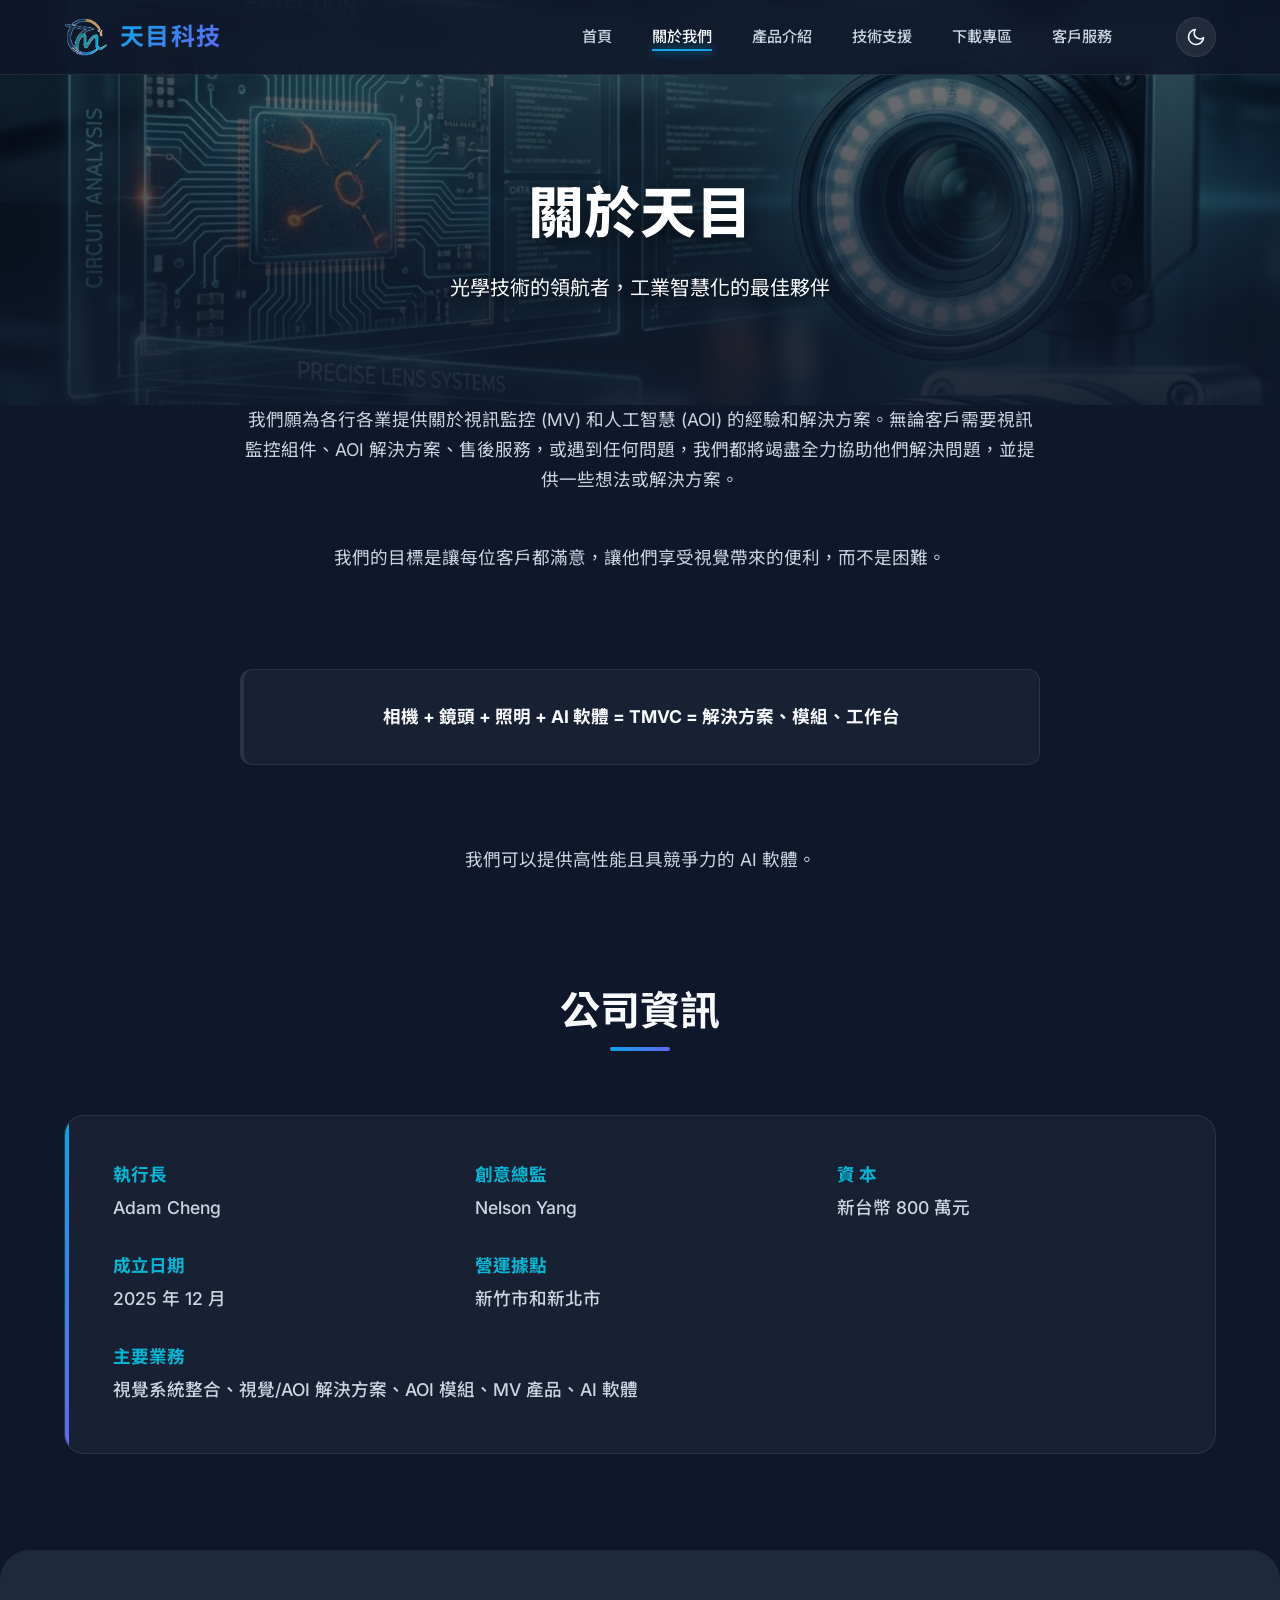
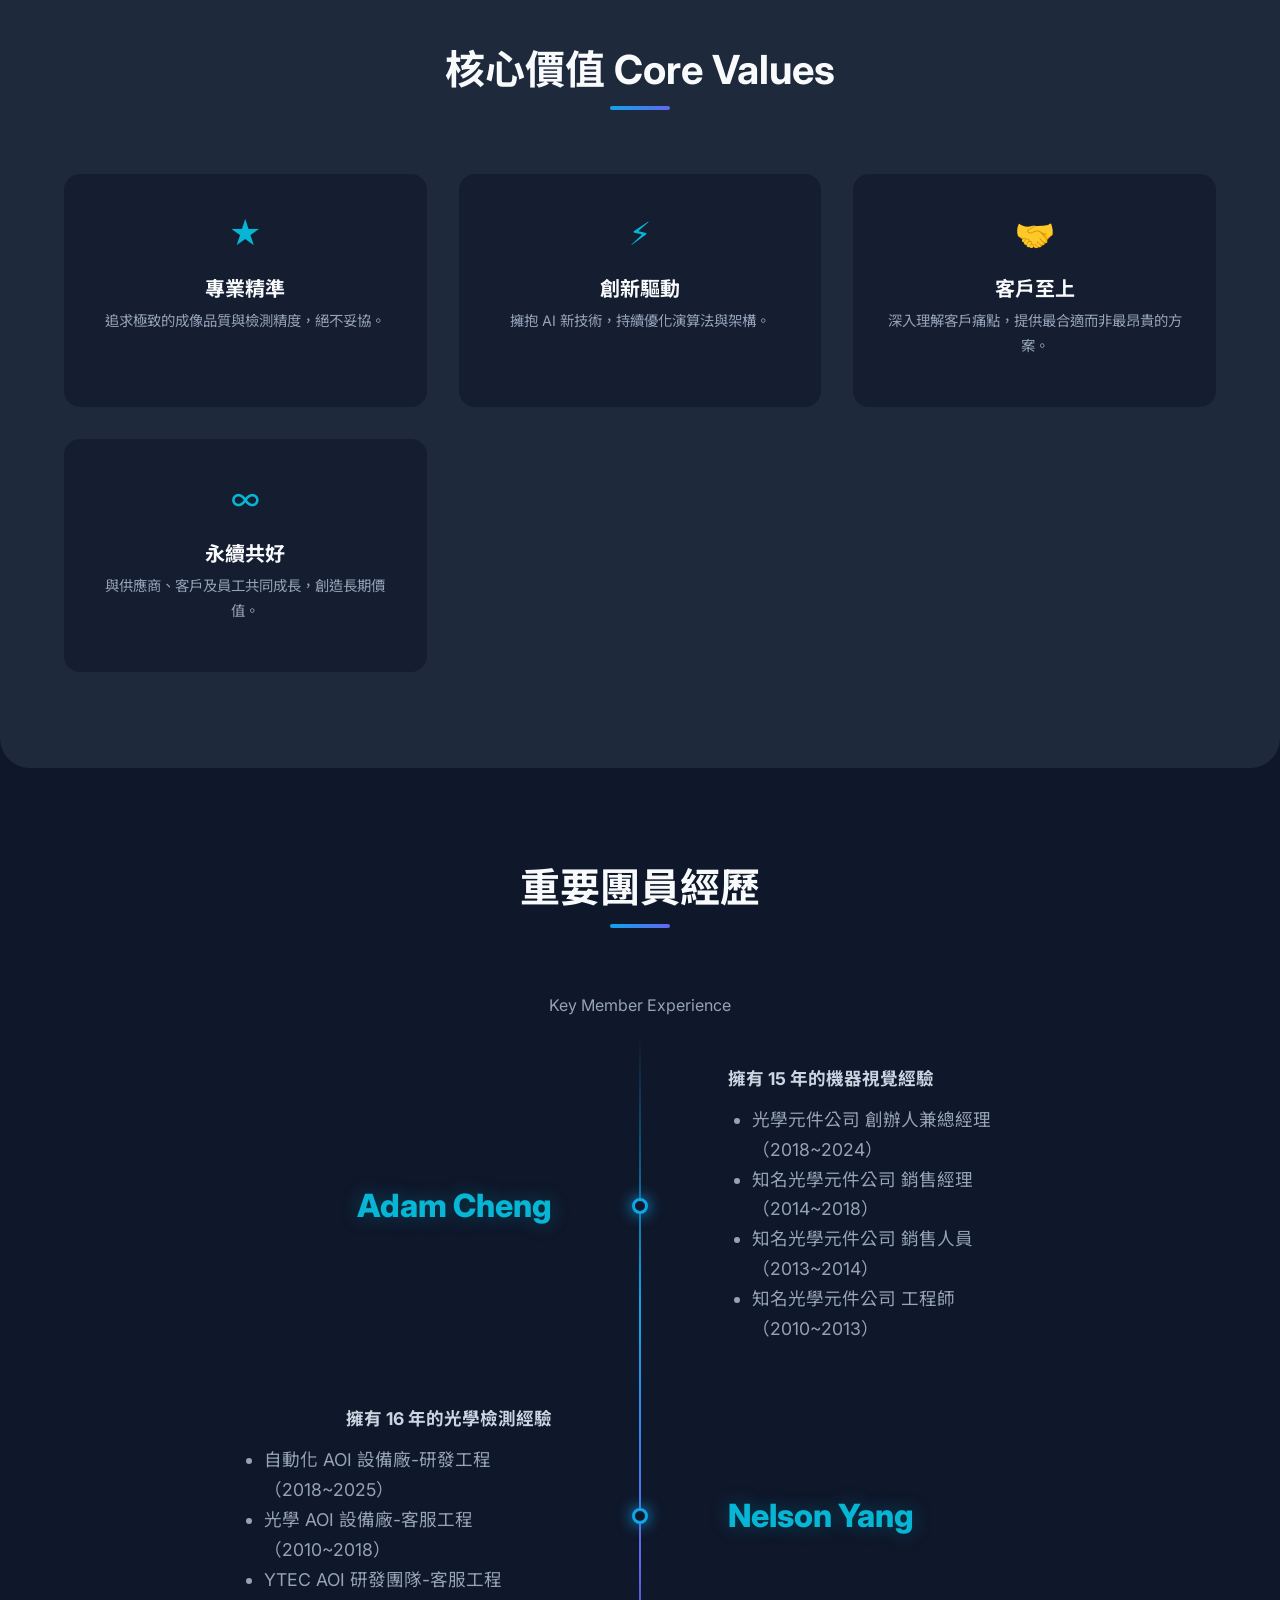
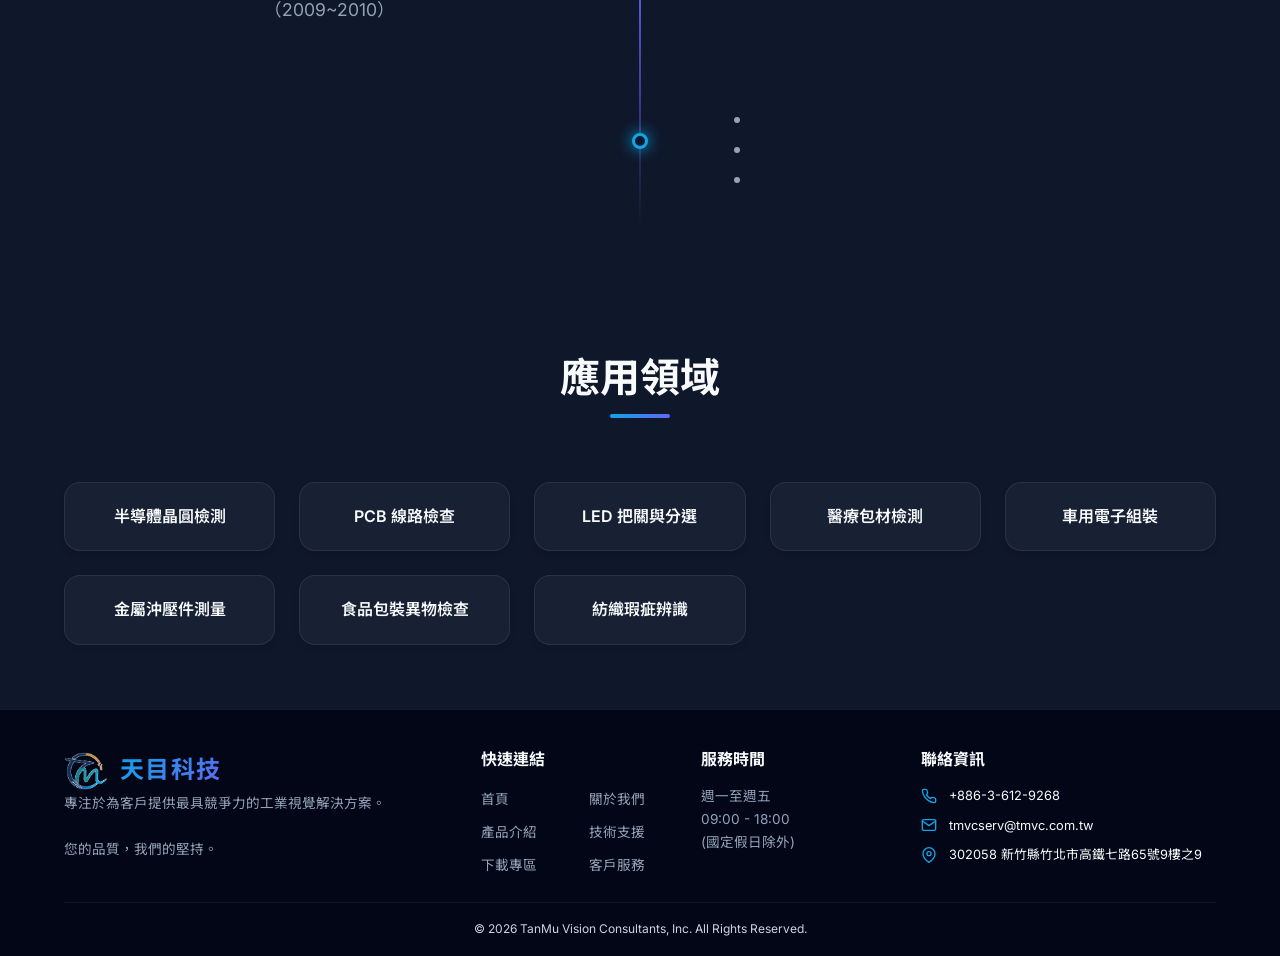
<file: about.html>
<!DOCTYPE html>
<html lang="zh-TW">

<head>
    <meta charset="UTF-8">
    <meta name="viewport" content="width=device-width, initial-scale=1.0">
    <title>關於我們 | 天目科技</title>
    <meta name="description" content="天目科技簡介 - 我們的使命、願景與發展歷程。">
    <link rel="icon" href="images/TMVC_Icon.png" type="image/png">

    <!-- Google Fonts -->
    <link rel="preconnect" href="https://fonts.googleapis.com">
    <link rel="preconnect" href="https://fonts.gstatic.com" crossorigin>
    <link
        href="https://fonts.googleapis.com/css2?family=Noto+Sans+TC:wght@300;400;500;700&family=Inter:wght@400;500;600;700&display=swap"
        rel="stylesheet">

    <link rel="stylesheet" href="styles.css">
    <link rel="stylesheet" href="about.css">
    <script>
        (function () {
            const savedTheme = sessionStorage.getItem('theme') || 'dark';
            document.documentElement.setAttribute('data-theme', savedTheme);
        })();
    </script>
    <script src="main.js" defer></script>
</head>

<body>

    <!-- Header -->
    <header id="mainHeader">
        <div class="container nav-container">
            <a href="index.html" class="logo">
                <img src="images/TMVC_Logo.png" alt="天目科技">
                <span>天目科技</span>
            </a>

            <div class="header-right" style="display: flex; align-items: center; gap: 2rem;">
                <nav id="navMenu">
                    <ul>
                        <li><a href="index.html">首頁</a></li>
                        <li><a href="about.html" class="active">關於我們</a></li>
                        <li><a href="products.html">產品介紹</a></li>
                        <li><a href="support.html">技術支援</a></li>
                        <li><a href="downloads.html">下載專區</a></li>
                        <li><a href="contact.html">客戶服務</a></li>
                    </ul>
                </nav>

                <div class="header-actions" style="display: flex; align-items: center; gap: 1rem;">
                    <button class="theme-toggle" id="themeToggle" title="切換亮/暗模式">
                        <svg class="moon-icon" xmlns="http://www.w3.org/2000/svg" width="20" height="20"
                            viewBox="0 0 24 24" fill="none" stroke="currentColor" stroke-width="2"
                            stroke-linecap="round" stroke-linejoin="round">
                            <path d="M21 12.79A9 9 0 1 1 11.21 3 7 7 0 0 0 21 12.79z"></path>
                        </svg>
                        <svg class="sun-icon" xmlns="http://www.w3.org/2000/svg" width="20" height="20"
                            viewBox="0 0 24 24" fill="none" stroke="currentColor" stroke-width="2"
                            stroke-linecap="round" stroke-linejoin="round">
                            <circle cx="12" cy="12" r="5"></circle>
                            <line x1="12" y1="1" x2="12" y2="3"></line>
                            <line x1="12" y1="21" x2="12" y2="23"></line>
                            <line x1="4.22" y1="4.22" x2="5.64" y2="5.64"></line>
                            <line x1="18.36" y1="18.36" x2="19.78" y2="19.78"></line>
                            <line x1="1" y1="12" x2="3" y2="12"></line>
                            <line x1="21" y1="12" x2="23" y2="12"></line>
                            <line x1="4.22" y1="19.78" x2="5.64" y2="18.36"></line>
                            <line x1="18.36" y1="5.64" x2="19.78" y2="4.22"></line>
                        </svg>
                    </button>

                    <button class="mobile-nav-toggle" id="mobileNavToggle" aria-label="切換選單">
                        <span></span>
                        <span></span>
                        <span></span>
                    </button>
                </div>
            </div>
        </div>
    </header>

    <!-- Mobile Nav Overlay -->
    <div class="nav-overlay" id="navOverlay"></div>


    <!-- Page Hero -->
    <section class="page-hero">
        <div class="hero-bg"></div>
        <div class="hero-overlay"></div>
        <div class="container">
            <h1>關於天目</h1>
            <p>光學技術的領航者，工業智慧化的最佳夥伴</p>
        </div>
    </section>

    <!-- Intro Text -->
    <section class="container">
        <div class="intro-section">
            <p>我們願為各行各業提供關於視訊監控 (MV) 和人工智慧 (AOI) 的經驗和解決方案。無論客戶需要視訊監控組件、AOI
                解決方案、售後服務，或遇到任何問題，我們都將竭盡全力協助他們解決問題，並提供一些想法或解決方案。</p>
            <p>我們的目標是讓每位客戶都滿意，讓他們享受視覺帶來的便利，而不是困難。</p>
            <div class="highlight-box">
                相機 + 鏡頭 + 照明 + AI 軟體 = TMVC = 解決方案、模組、工作台
            </div>
            <p>我們可以提供高性能且具競爭力的 AI 軟體。</p>
        </div>
    </section>

    <!-- Mission & Vision -->
    <!-- Corporate Info (Replaces Mission) -->
    <section class="container">
        <h2 class="section-title text-center">公司資訊</h2>
        <div class="mv-grid info-grid">
            <article class="mv-card">
                <div class="info-items">
                    <div class="info-item">
                        <h4>執行長</h4>
                        <p>Adam Cheng</p>
                    </div>
                    <div class="info-item">
                        <h4>創意總監</h4>
                        <p>Nelson Yang</p>
                    </div>
                    <div class="info-item">
                        <h4>資 本</h4>
                        <p>新台幣 800 萬元</p>
                    </div>
                    <div class="info-item">
                        <h4>成立日期</h4>
                        <p>2025 年 12 月</p>
                    </div>
                    <div class="info-item">
                        <h4>營運據點</h4>
                        <p>新竹市和新北市</p>
                    </div>
                    <div class="info-item" style="grid-column: 1 / -1;">
                        <h4>主要業務</h4>
                        <p>視覺系統整合、視覺/AOI 解決方案、AOI 模組、MV 產品、AI 軟體</p>
                    </div>
                </div>
            </article>
        </div>
    </section>

    <!-- Core Values -->
    <section class="values-section">
        <div class="container">
            <h2 class="section-title text-center" style="display:block;">核心價值 Core Values</h2>
            <div class="values-list">
                <div class="value-item">
                    <div class="value-icon">★</div>
                    <h4>專業精準</h4>
                    <p style="font-size: 0.9rem; color: var(--text-gray);">追求極致的成像品質與檢測精度，絕不妥協。</p>
                </div>
                <div class="value-item">
                    <div class="value-icon">⚡</div>
                    <h4>創新驅動</h4>
                    <p style="font-size: 0.9rem; color: var(--text-gray);">擁抱 AI 新技術，持續優化演算法與架構。</p>
                </div>
                <div class="value-item">
                    <div class="value-icon">🤝</div>
                    <h4>客戶至上</h4>
                    <p style="font-size: 0.9rem; color: var(--text-gray);">深入理解客戶痛點，提供最合適而非最昂貴的方案。</p>
                </div>
                <div class="value-item">
                    <div class="value-icon">∞</div>
                    <h4>永續共好</h4>
                    <p style="font-size: 0.9rem; color: var(--text-gray);">與供應商、客戶及員工共同成長，創造長期價值。</p>
                </div>
            </div>
        </div>
    </section>

    <!-- Milestone / Timeline -->
    <!-- Member Experience (Replaces Timeline) -->
    <section class="timeline-section">
        <div class="container">
            <div class="text-center">
                <h2 class="section-title">重要團員經歷</h2>
                <p style="color:var(--text-gray);">Key Member Experience</p>
            </div>

            <div class="timeline" style="max-width: 800px; margin: 0 auto;">
                <!-- Adam Cheng -->
                <div class="timeline-item">
                    <div class="timeline-date">Adam Cheng</div>
                    <div class="timeline-dot"></div>
                    <div class="timeline-content">
                        <h4>擁有 15 年的機器視覺經驗</h4>
                        <ul class="timeline-list">
                            <li>光學元件公司 創辦人兼總經理（2018~2024）</li>
                            <li>知名光學元件公司 銷售經理（2014~2018）</li>
                            <li>知名光學元件公司 銷售人員（2013~2014）</li>
                            <li>知名光學元件公司 工程師（2010~2013）</li>
                        </ul>
                    </div>
                </div>

                <!-- Nelson Yang -->
                <div class="timeline-item">
                    <div class="timeline-date">Nelson Yang</div>
                    <div class="timeline-dot"></div>
                    <div class="timeline-content">
                        <h4>擁有 16 年的光學檢測經驗</h4>
                        <ul class="timeline-list">
                            <li>自動化 AOI 設備廠-研發工程（2018~2025）</li>
                            <li>光學 AOI 設備廠-客服工程（2010~2018）</li>
                            <li>YTEC AOI 研發團隊-客服工程（2009~2010）</li>
                        </ul>
                    </div>
                </div>

                <!-- Terry Ku -->
                <div class="timeline-item">
                    <div class="timeline-date"></div>
                    <div class="timeline-dot"></div>
                    <div class="timeline-content">
                        <h4></h4>
                        <ul class="timeline-list">
                            <li></li>
                            <li></li>
                            <li></li>
                        </ul>
                    </div>
                </div>
            </div>
        </div>
    </section>

    <!-- Org Chart -->
    <!-- 
    <section class="container" style="margin-bottom: 6rem;">
        <div class="text-center">
            <h2 class="section-title">組織結構圖</h2>
        </div>

        <div class="org-chart-container">
            <div class="org-tree">
                <ul>
                    <li class="org-node-root">
                        <div class="org-node-box">
                            <span class="org-node-role">GM</span>
                            <span class="org-node-name">Adam Cheng</span>
                        </div>
                        <ul>

                            <li>
                                <div class="org-node-box">
                                    <span class="org-node-role">AI Team</span>
                                    <span class="org-node-name">members</span>
                                </div>
                            </li>
                            <li>
                                <div class="org-node-box">
                                    <span class="org-node-role">Creative Director</span>
                                    <span class="org-node-name">Nelson Yang</span>
                                </div>
                                <ul>
                                    <li>
                                        <div class="org-node-box">
                                            <span class="org-node-role">FAE</span>
                                            <span class="org-node-name">Join soon</span>
                                        </div>
                                    </li>
                                    <li>
                                        <div class="org-node-box">
                                            <span class="org-node-role">Engineer</span>
                                            <span class="org-node-name">Join soon</span>
                                        </div>
                                    </li>
                                </ul>
                            </li>
                            <li>
                                <div class="org-node-box">
                                    <span class="org-node-role">Sales leader</span>
                                    <span class="org-node-name">Adam</span>
                                </div>
                                <ul>
                                    <li>
                                        <div class="org-node-box">
                                            <span class="org-node-role">Sales</span>
                                            <span class="org-node-name">Join soon</span>
                                        </div>
                                    </li>
                                </ul>
                            </li>
                        </ul>
                    </li>
                </ul>
            </div>
        </div>
    </section>
    -->

    <!-- Industries / Applications -->
    <section class="container">
        <div class="text-center">
            <h2 class="section-title">應用領域</h2>
        </div>
        <div class="industries-grid">
            <div class="industry-tag">半導體晶圓檢測</div>
            <div class="industry-tag">PCB 線路檢查</div>
            <div class="industry-tag">LED 把關與分選</div>
            <div class="industry-tag">醫療包材檢測</div>
            <div class="industry-tag">車用電子組裝</div>
            <div class="industry-tag">金屬沖壓件測量</div>
            <div class="industry-tag">食品包裝異物檢查</div>
            <div class="industry-tag">紡織瑕疵辨識</div>
        </div>
    </section>

    <!-- Footer -->
    <footer>
        <div class="container">
            <div class="footer-grid">
                <div class="footer-col">
                    <div class="logo">
                        <img src="images/TMVC_Logo.png" alt="天目科技">
                        <span>天目科技</span>
                    </div>
                    <p>
                        專注於為客戶提供最具競爭力的工業視覺解決方案。
                        <br><br>
                        您的品質，我們的堅持。
                    </p>
                </div>

                <div class="footer-col">
                    <h4>快速連結</h4>
                    <ul class="footer-links-grid">
                        <li><a href="index.html">首頁</a></li>
                        <li><a href="about.html">關於我們</a></li>
                        <li><a href="products.html">產品介紹</a></li>
                        <li><a href="support.html">技術支援</a></li>
                        <li><a href="downloads.html">下載專區</a></li>
                        <li><a href="contact.html">客戶服務</a></li>
                    </ul>
                </div>

                <div class="footer-col">
                    <h4>服務時間</h4>
                    <p>
                        週一至週五<br>
                        09:00 - 18:00<br>
                        (國定假日除外)
                    </p>
                </div>

                <div class="footer-col">
                    <h4>聯絡資訊</h4>
                    <ul class="contact-list">
                        <li>
                            <svg xmlns="http://www.w3.org/2000/svg" width="20" height="20" viewBox="0 0 24 24"
                                fill="none" stroke="currentColor" stroke-width="2" stroke-linecap="round"
                                stroke-linejoin="round">
                                <path
                                    d="M22 16.92v3a2 2 0 0 1-2.18 2 19.79 19.79 0 0 1-8.63-3.07 19.5 19.5 0 0 1-6-6 19.79 19.79 0 0 1-3.07-8.67A2 2 0 0 1 4.11 2h3a2 2 0 0 1 2 1.72 12.84 12.84 0 0 0 .7 2.81 2 2 0 0 1-.45 2.11L8.09 9.91a16 16 0 0 0 6 6l1.27-1.27a2 2 0 0 1 2.11-.45 12.84 12.84 0 0 0 2.81.7A2 2 0 0 1 22 16.92z">
                                </path>
                            </svg>
                            <span>+886-3-612-9268</span>
                        </li>
                        <li>
                            <svg xmlns="http://www.w3.org/2000/svg" width="20" height="20" viewBox="0 0 24 24"
                                fill="none" stroke="currentColor" stroke-width="2" stroke-linecap="round"
                                stroke-linejoin="round">
                                <path d="M4 4h16c1.1 0 2 .9 2 2v12c0 1.1-.9 2-2 2H4c-1.1 0-2-.9-2-2V6c0-1.1.9-2 2-2z">
                                </path>
                                <polyline points="22,6 12,13 2,6"></polyline>
                            </svg>
                            <span>tmvcserv@tmvc.com.tw</span>
                        </li>
                        <li>
                            <svg xmlns="http://www.w3.org/2000/svg" width="20" height="20" viewBox="0 0 24 24"
                                fill="none" stroke="currentColor" stroke-width="2" stroke-linecap="round"
                                stroke-linejoin="round">
                                <path d="M21 10c0 7-9 13-9 13s-9-6-9-13a9 9 0 0 1 18 0z"></path>
                                <circle cx="12" cy="10" r="3"></circle>
                            </svg>
                            <span>302058 新竹縣竹北市高鐵七路65號9樓之9</span>
                        </li>
                    </ul>
                </div>
            </div>
            <div class="copyright">
                <p>&copy; 2026 TanMu Vision Consultants, Inc. All Rights Reserved.</p>
            </div>
        </div>
    </footer>

</body>

</html>
</file>
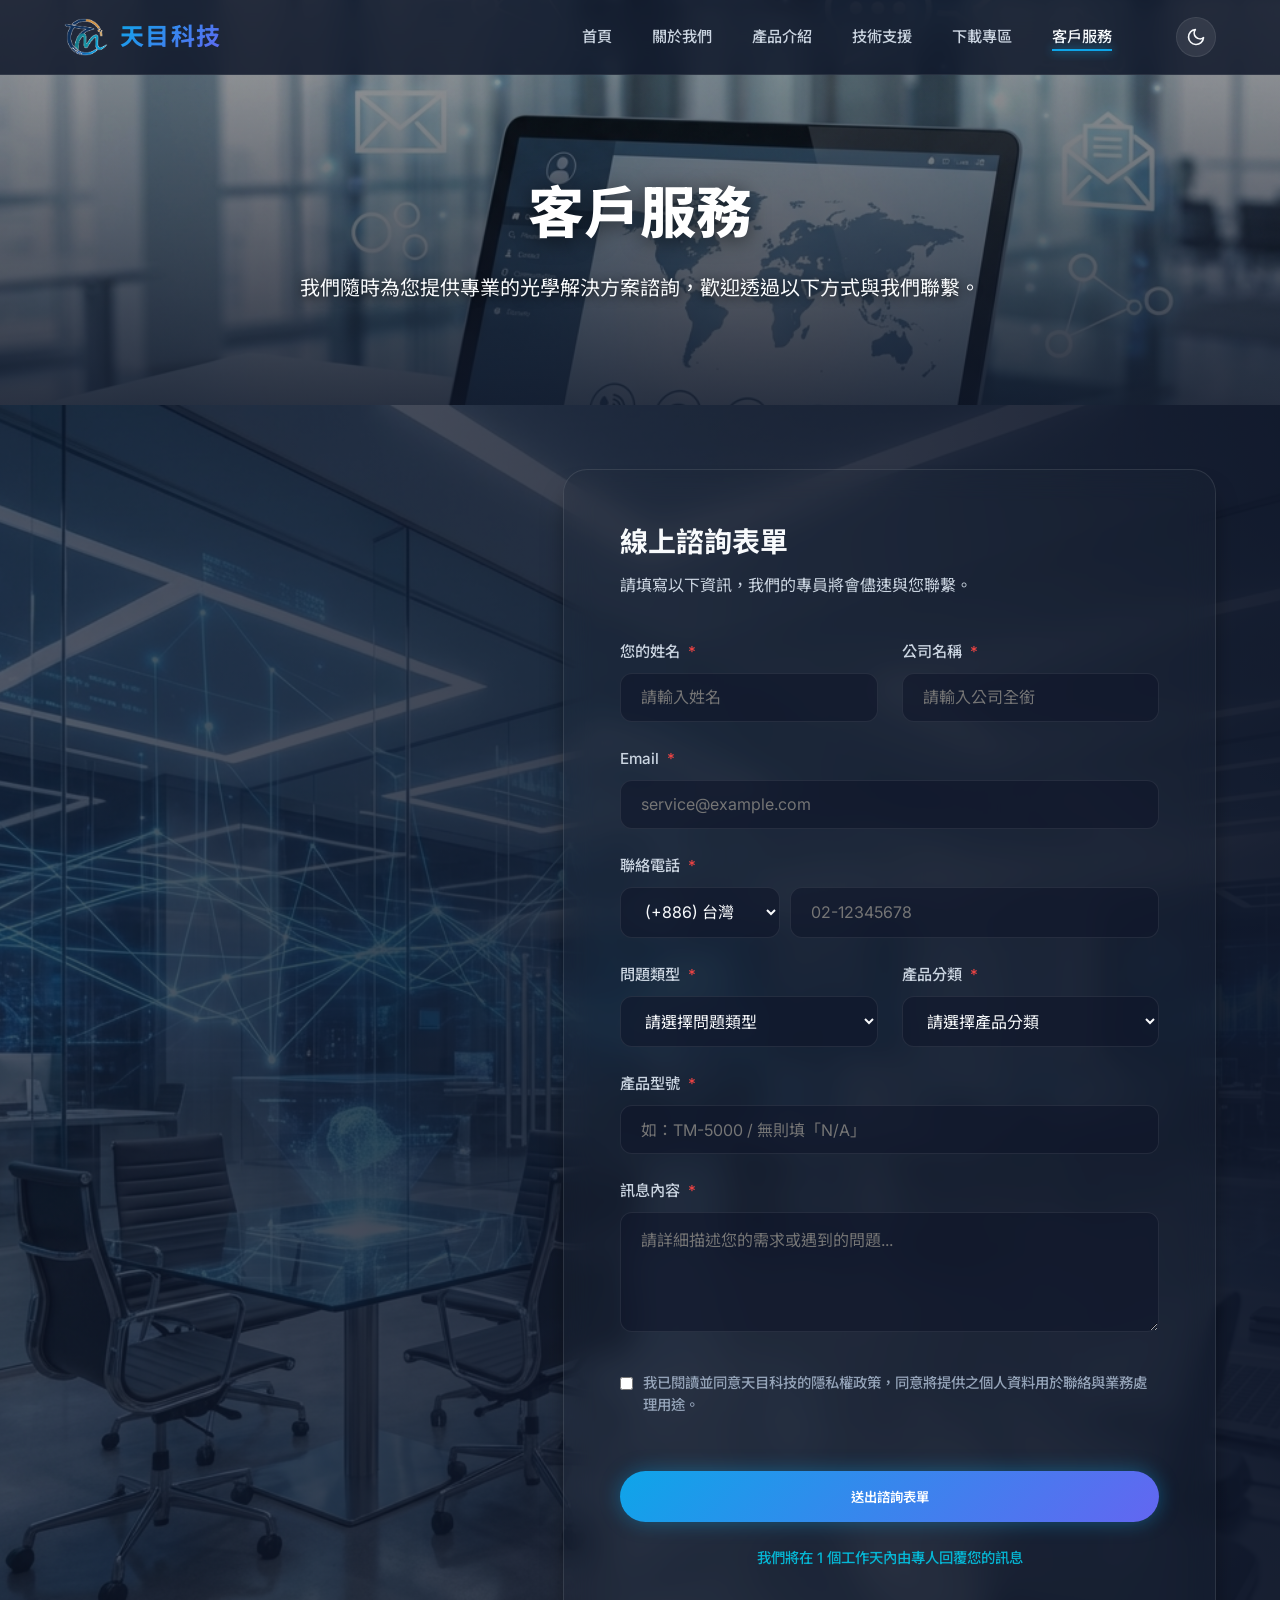
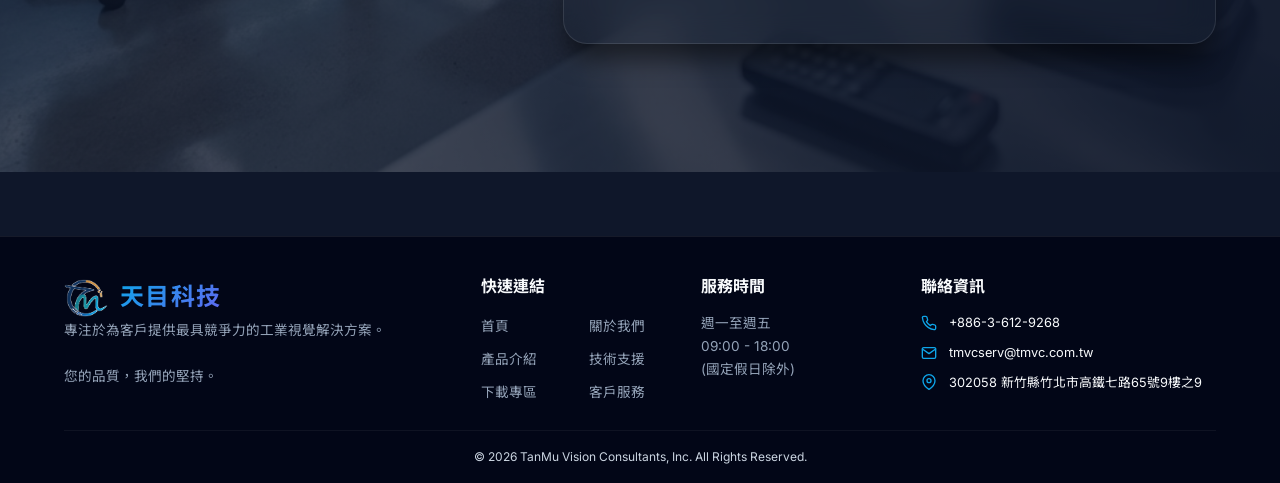
<file: contact.html>
<!DOCTYPE html>
<html lang="zh-TW">

<head>
    <meta charset="UTF-8">
    <meta name="viewport" content="width=device-width, initial-scale=1.0">
    <title>客戶服務 | 天目科技</title>
    <meta name="description" content="天目科技客戶服務與聯絡我們 - 詢價、技術問題或專案合作。">
    <link rel="icon" href="images/TMVC_Icon.png" type="image/png">

    <!-- Google Fonts -->
    <link rel="preconnect" href="https://fonts.googleapis.com">
    <link rel="preconnect" href="https://fonts.gstatic.com" crossorigin>
    <link
        href="https://fonts.googleapis.com/css2?family=Noto+Sans+TC:wght@300;400;500;700&family=Inter:wght@400;500;600;700&display=swap"
        rel="stylesheet">

    <link rel="stylesheet" href="styles.css">
    <link rel="stylesheet" href="contact.css">
    <script>
        // 執行在 DOM 載入前，避免閃爍 (Flash of unstyled content)
        (function () {
            const savedTheme = sessionStorage.getItem('theme') || 'dark';
            document.documentElement.setAttribute('data-theme', savedTheme);
        })();
    </script>
    <script src="main.js" defer></script>
    <script src="contact.js" defer></script>
</head>

<body>

    <!-- Header -->
    <header id="mainHeader">
        <div class="container nav-container">
            <a href="index.html" class="logo">
                <img src="images/TMVC_Logo.png" alt="天目科技">
                <span>天目科技</span>
            </a>

            <div class="header-right" style="display: flex; align-items: center; gap: 2rem;">
                <nav id="navMenu">
                    <ul>
                        <li><a href="index.html">首頁</a></li>
                        <li><a href="about.html">關於我們</a></li>
                        <li><a href="products.html">產品介紹</a></li>
                        <li><a href="support.html">技術支援</a></li>
                        <li><a href="downloads.html">下載專區</a></li>
                        <li><a href="contact.html" class="active">客戶服務</a></li>
                    </ul>
                </nav>

                <div class="header-actions" style="display: flex; align-items: center; gap: 1rem;">
                    <button class="theme-toggle" id="themeToggle" title="切換亮/暗模式">
                        <svg class="moon-icon" xmlns="http://www.w3.org/2000/svg" width="20" height="20"
                            viewBox="0 0 24 24" fill="none" stroke="currentColor" stroke-width="2"
                            stroke-linecap="round" stroke-linejoin="round">
                            <path d="M21 12.79A9 9 0 1 1 11.21 3 7 7 0 0 0 21 12.79z"></path>
                        </svg>
                        <svg class="sun-icon" xmlns="http://www.w3.org/2000/svg" width="20" height="20"
                            viewBox="0 0 24 24" fill="none" stroke="currentColor" stroke-width="2"
                            stroke-linecap="round" stroke-linejoin="round">
                            <circle cx="12" cy="12" r="5"></circle>
                            <line x1="12" y1="1" x2="12" y2="3"></line>
                            <line x1="12" y1="21" x2="12" y2="23"></line>
                            <line x1="4.22" y1="4.22" x2="5.64" y2="5.64"></line>
                            <line x1="18.36" y1="18.36" x2="19.78" y2="19.78"></line>
                            <line x1="1" y1="12" x2="3" y2="12"></line>
                            <line x1="21" y1="12" x2="23" y2="12"></line>
                            <line x1="4.22" y1="19.78" x2="5.64" y2="18.36"></line>
                            <line x1="18.36" y1="5.64" x2="19.78" y2="4.22"></line>
                        </svg>
                    </button>

                    <button class="mobile-nav-toggle" id="mobileNavToggle" aria-label="切換選單">
                        <span></span>
                        <span></span>
                        <span></span>
                    </button>
                </div>
            </div>
        </div>
    </header>

    <!-- Mobile Nav Overlay -->
    <div class="nav-overlay" id="navOverlay"></div>


    <!-- Main Content -->
    <main>
        <!-- Page Hero -->
        <section class="page-hero">
            <div class="hero-bg"></div>
            <div class="hero-overlay"></div>
            <div class="container">
                <h1>客戶服務</h1>
                <p>我們隨時為您提供專業的光學解決方案諮詢，歡迎透過以下方式與我們聯繫。</p>
            </div>
        </section>

        <section class="contact-main-section">
            <div class="contact-bg-overlay"></div>
            <div class="container relative-z">
                <div class="contact-grid">
                    <!-- Left: Empty Space -->
                    <div class="info-placeholder"></div>

                    <!-- Right: Form -->
                    <div class="form-section">
                        <h2>線上諮詢表單</h2>
                        <p class="form-intro">請填寫以下資訊，我們的專員將會儘速與您聯繫。</p>
                        <!-- 使用 Formspree 靜態表單服務來發送郵件 -->
                        <!-- 注意：目前已更換為 Formspree 正式 ID：xaqopqpa 接收郵件 -->
                        <form id="contactForm" action="https://formspree.io/f/xaqopqpa" method="post">
                            <!-- 隱藏欄位：自定義郵件主題 -->
                            <input type="hidden" name="_subject" value="來自TMVC官網的新客戶諮詢">

                            <div class="form-row">
                                <div class="form-group">
                                    <label for="name">您的姓名 <span>*</span></label>
                                    <input type="text" id="name" name="name" required placeholder="請輸入姓名">
                                </div>
                                <div class="form-group">
                                    <label for="company">公司名稱 <span>*</span></label>
                                    <input type="text" id="company" name="company" required placeholder="請輸入公司全銜">
                                </div>
                            </div>

                            <div class="form-group">
                                <label for="email">Email <span>*</span></label>
                                <input type="email" id="email" name="email" required placeholder="service@example.com">
                            </div>

                            <div class="form-group">
                                <label for="tel">聯絡電話 <span>*</span></label>
                                <div class="phone-input-container">
                                    <select id="country_code" name="country_code" required>
                                        <option value="+886" selected>(+886) 台灣</option>
                                        <option value="+86">(+86) 中國</option>
                                        <option value="+852">(+852) 香港</option>
                                        <option value="+853">(+853) 澳門</option>
                                        <option value="+1">(+1) 美國/加拿大</option>
                                        <option value="+44">(+44) 英國</option>
                                        <option value="+49">(+49) 德國</option>
                                        <option value="+60">(+60) 馬來西亞</option>
                                        <option value="+61">(+61) 澳洲</option>
                                        <option value="+65">(+65) 新加坡</option>
                                        <option value="+66">(+66) 泰國</option>
                                        <option value="+81">(+81) 日本</option>
                                        <option value="+82">(+82) 韓國</option>
                                        <option value="+84">(+84) 越南</option>
                                    </select>
                                    <input type="tel" id="tel" name="tel" required placeholder="02-12345678">
                                </div>
                            </div>

                            <div class="form-row">
                                <div class="form-group">
                                    <label for="q_type">問題類型 <span>*</span></label>
                                    <select id="q_type" name="q_type" required>
                                        <option value="" disabled selected>請選擇問題類型</option>
                                        <option value="quote">產品詢價</option>
                                        <option value="support">技術支援</option>
                                        <option value="project">專案合作</option>
                                        <option value="other">其他諮詢</option>
                                    </select>
                                </div>
                                <div class="form-group">
                                    <label for="p_cat">產品分類 <span>*</span></label>
                                    <select id="p_cat" name="p_cat" required>
                                        <option value="" disabled selected>請選擇產品分類</option>
                                        <!-- <option value="camera">工業相機</option> -->
                                        <option value="instrument">量測儀器</option>
                                        <option value="software">AI 影像檢測軟體</option>
                                        <option value="service">專案設計服務</option>
                                        <option value="other">其他</option>
                                    </select>
                                </div>
                            </div>

                            <div class="form-group">
                                <label for="p_model">產品型號 <span>*</span></label>
                                <input type="text" id="p_model" name="p_model" required
                                    placeholder="如：TM-5000 / 無則填「N/A」">
                            </div>

                            <div class="form-group">
                                <label for="message">訊息內容 <span>*</span></label>
                                <textarea id="message" name="message" required
                                    placeholder="請詳細描述您的需求或遇到的問題..."></textarea>
                            </div>

                            <div class="privacy-row">
                                <input type="checkbox" id="privacy" name="privacy" required>
                                <label for="privacy" class="privacy-text">
                                    我已閱讀並同意天目科技的隱私權政策，同意將提供之個人資料用於聯絡與業務處理用途。
                                </label>
                            </div>

                            <button type="submit" class="btn btn-primary btn-submit" id="submitBtn">送出諮詢表單</button>
                            <p class="response-commitment">我們將在 1 個工作天內由專人回覆您的訊息</p>

                            <!-- 提交狀態提示 -->
                            <div id="formStatus"
                                style="margin-top: 1.5rem; padding: 1rem; border-radius: 10px; display: none;"></div>
                        </form>
                    </div>
                </div>
            </div>
        </section>
    </main>

    <!-- Footer -->
    <footer>
        <div class="container">
            <div class="footer-grid">
                <div class="footer-col">
                    <div class="logo">
                        <img src="images/TMVC_Logo.png" alt="天目科技">
                        <span>天目科技</span>
                    </div>
                    <p>
                        專注於為客戶提供最具競爭力的工業視覺解決方案。
                        <br><br>
                        您的品質，我們的堅持。
                    </p>
                </div>

                <div class="footer-col">
                    <h4>快速連結</h4>
                    <ul class="footer-links-grid">
                        <li><a href="index.html">首頁</a></li>
                        <li><a href="about.html">關於我們</a></li>
                        <li><a href="products.html">產品介紹</a></li>
                        <li><a href="support.html">技術支援</a></li>
                        <li><a href="downloads.html">下載專區</a></li>
                        <li><a href="contact.html">客戶服務</a></li>
                    </ul>
                </div>

                <div class="footer-col">
                    <h4>服務時間</h4>
                    <p>
                        週一至週五<br>
                        09:00 - 18:00<br>
                        (國定假日除外)
                    </p>
                </div>

                <div class="footer-col">
                    <h4>聯絡資訊</h4>
                    <ul class="contact-list">
                        <li>
                            <svg xmlns="http://www.w3.org/2000/svg" width="20" height="20" viewBox="0 0 24 24"
                                fill="none" stroke="currentColor" stroke-width="2" stroke-linecap="round"
                                stroke-linejoin="round">
                                <path
                                    d="M22 16.92v3a2 2 0 0 1-2.18 2 19.79 19.79 0 0 1-8.63-3.07 19.5 19.5 0 0 1-6-6 19.79 19.79 0 0 1-3.07-8.67A2 2 0 0 1 4.11 2h3a2 2 0 0 1 2 1.72 12.84 12.84 0 0 0 .7 2.81 2 2 0 0 1-.45 2.11L8.09 9.91a16 16 0 0 0 6 6l1.27-1.27a2 2 0 0 1 2.11-.45 12.84 12.84 0 0 0 2.81.7A2 2 0 0 1 22 16.92z">
                                </path>
                            </svg>
                            <span>+886-3-612-9268</span>
                        </li>
                        <li>
                            <svg xmlns="http://www.w3.org/2000/svg" width="20" height="20" viewBox="0 0 24 24"
                                fill="none" stroke="currentColor" stroke-width="2" stroke-linecap="round"
                                stroke-linejoin="round">
                                <path d="M4 4h16c1.1 0 2 .9 2 2v12c0 1.1-.9 2-2 2H4c-1.1 0-2-.9-2-2V6c0-1.1.9-2 2-2z">
                                </path>
                                <polyline points="22,6 12,13 2,6"></polyline>
                            </svg>
                            <span>tmvcserv@tmvc.com.tw</span>
                        </li>
                        <li>
                            <svg xmlns="http://www.w3.org/2000/svg" width="20" height="20" viewBox="0 0 24 24"
                                fill="none" stroke="currentColor" stroke-width="2" stroke-linecap="round"
                                stroke-linejoin="round">
                                <path d="M21 10c0 7-9 13-9 13s-9-6-9-13a9 9 0 0 1 18 0z"></path>
                                <circle cx="12" cy="10" r="3"></circle>
                            </svg>
                            <span>302058 新竹縣竹北市高鐵七路65號9樓之9</span>
                        </li>
                    </ul>
                </div>
            </div>
            <div class="copyright">
                <p>&copy; 2026 TanMu Vision Consultants, Inc. All Rights Reserved.</p>
            </div>
        </div>
    </footer>

</body>

</html>
</file>
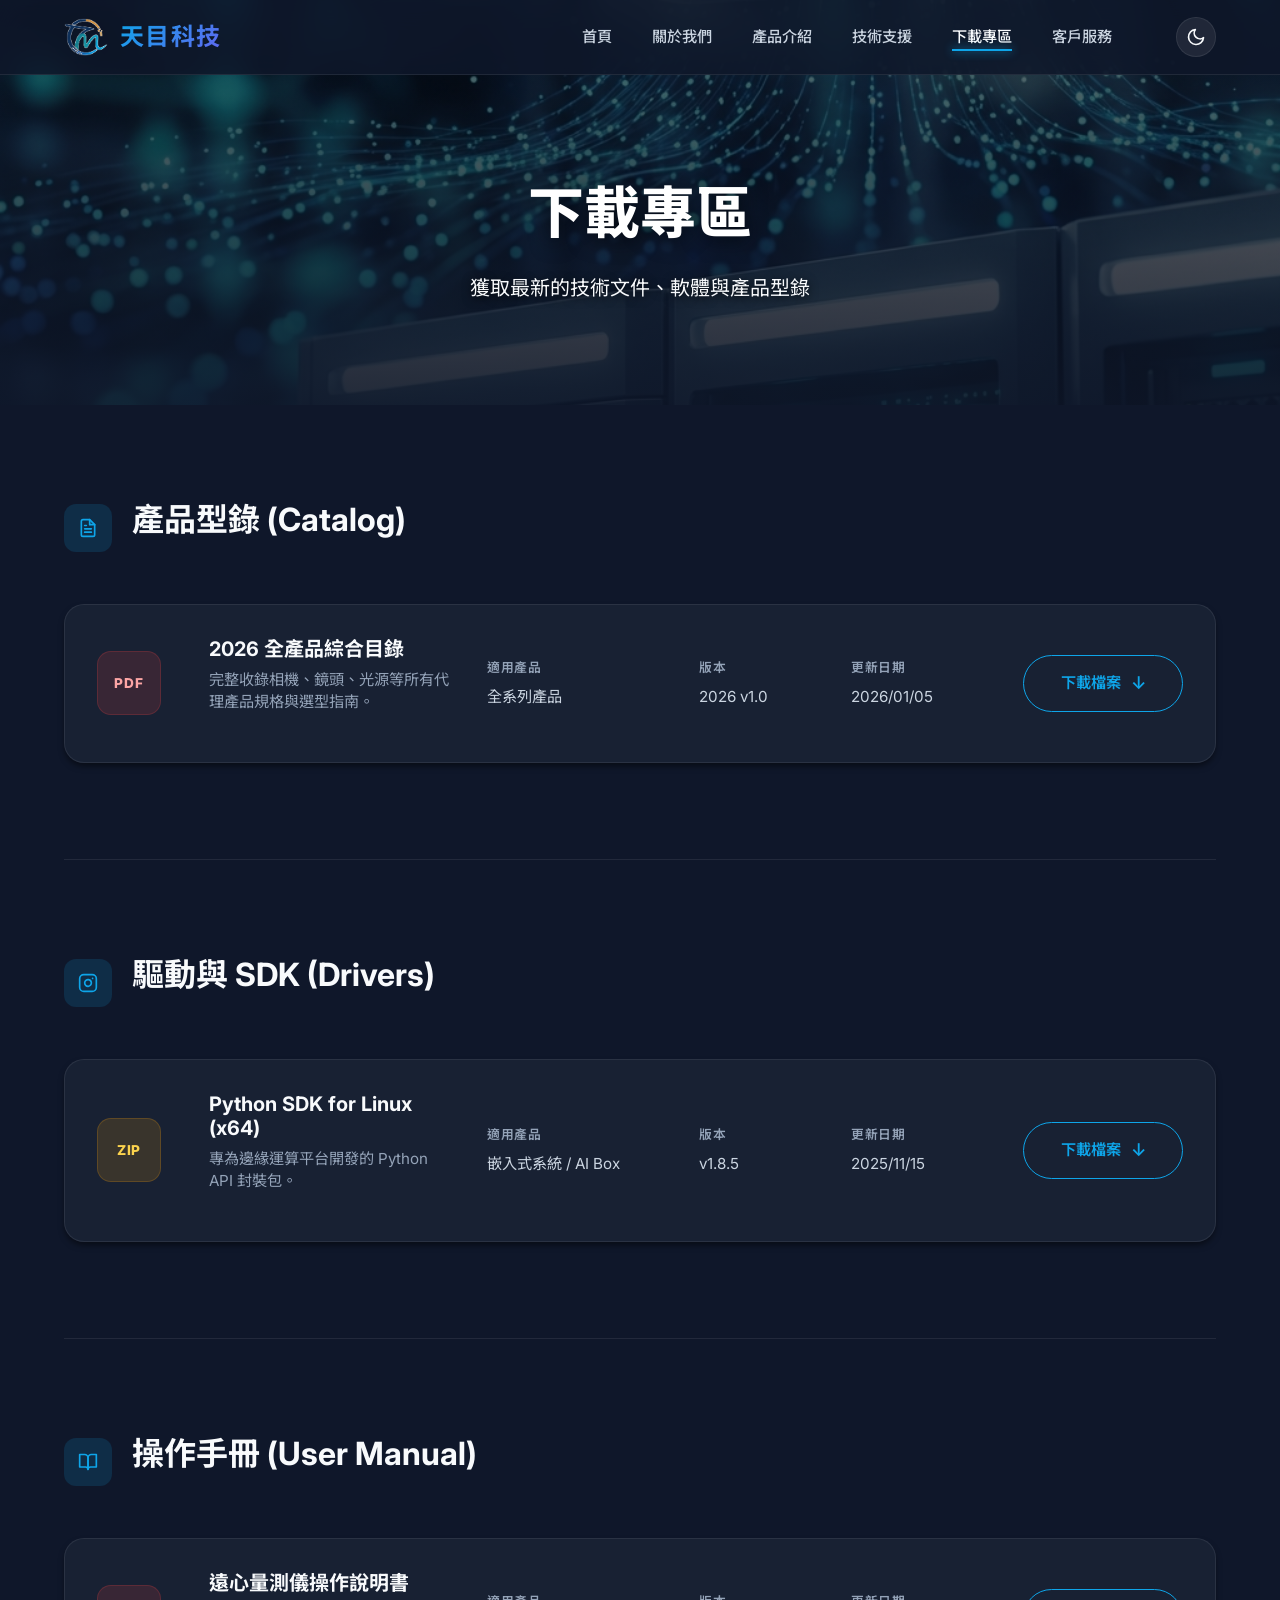
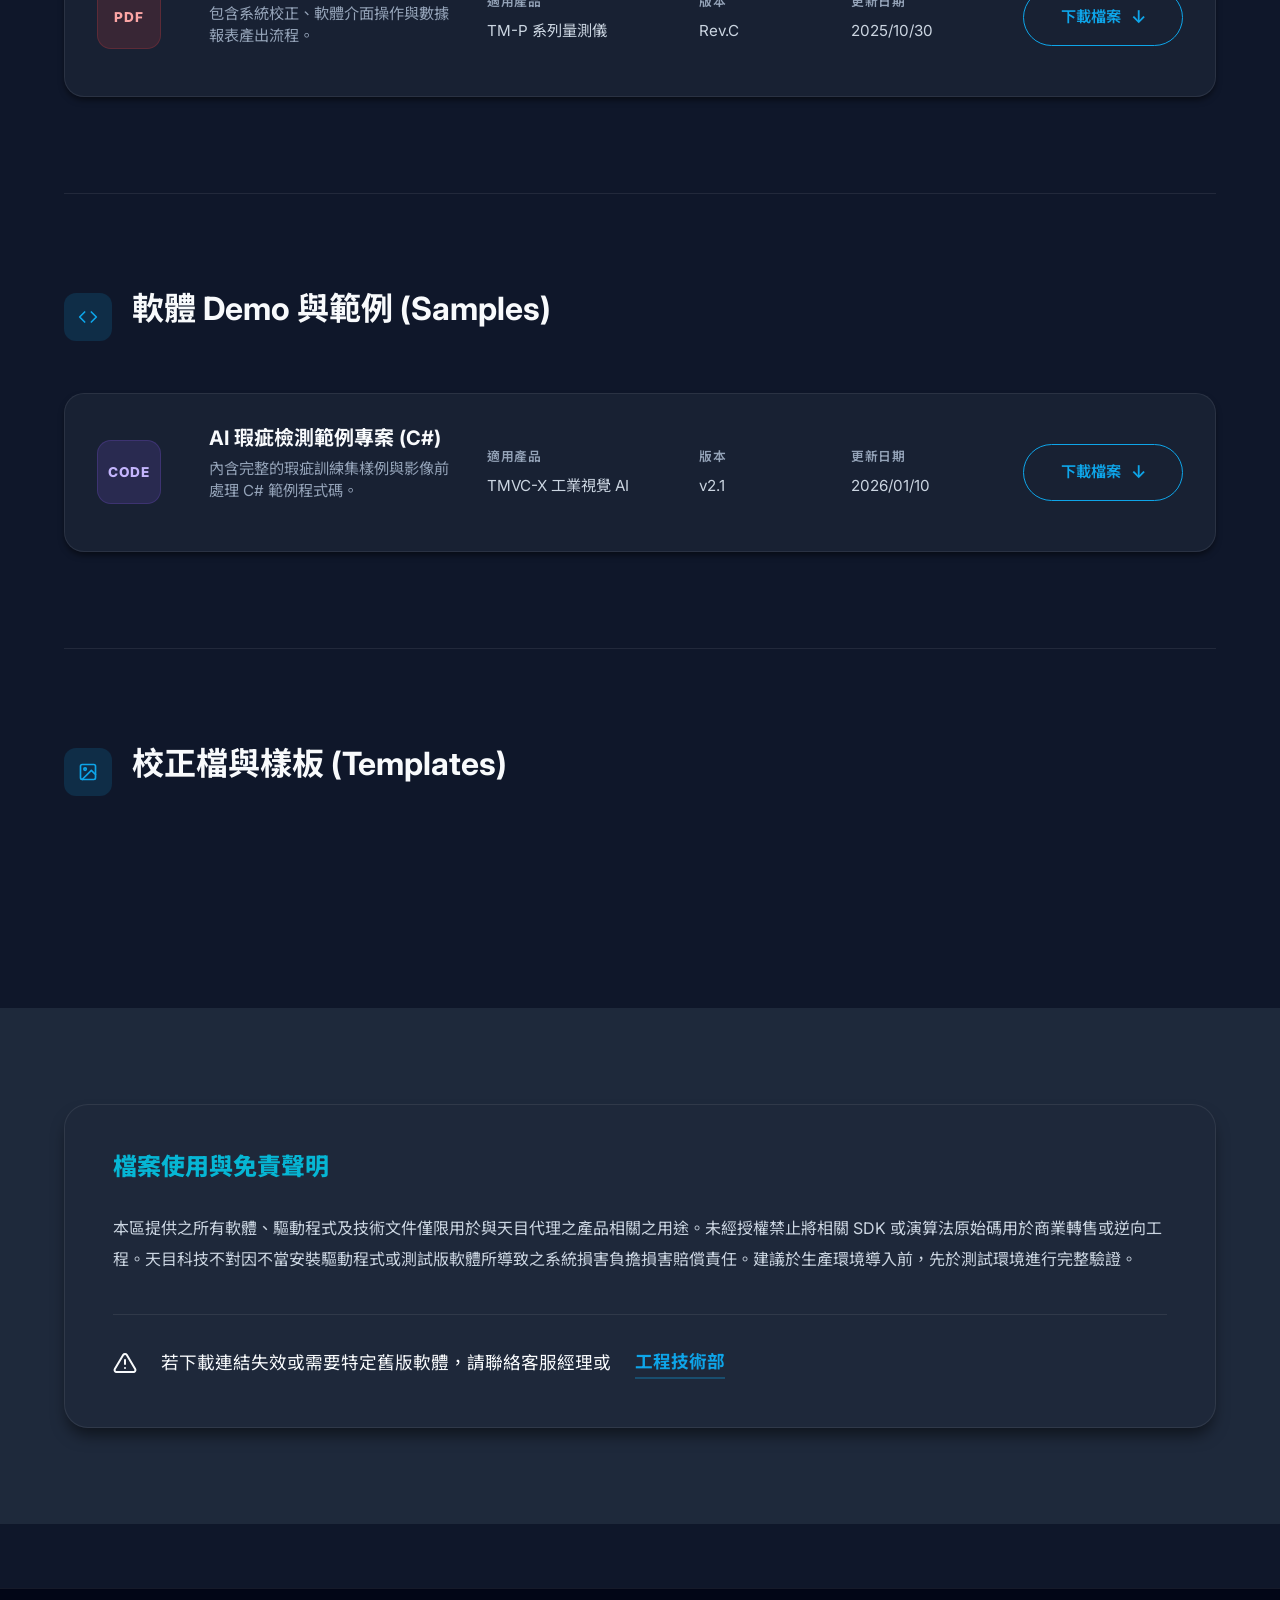
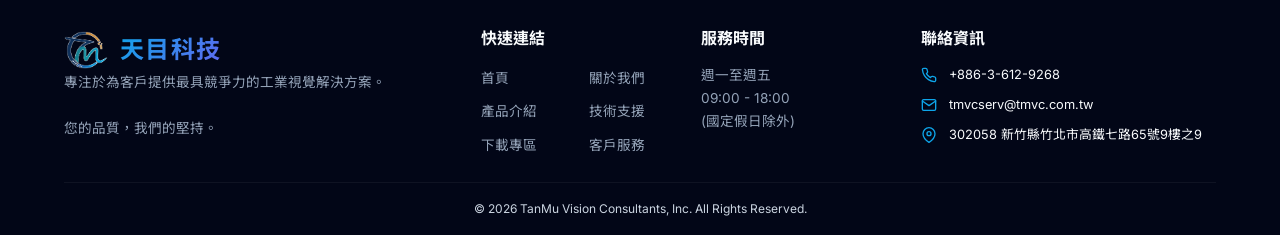
<file: downloads.html>
<!DOCTYPE html>
<html lang="zh-TW">

<head>
    <meta charset="UTF-8">
    <meta name="viewport" content="width=device-width, initial-scale=1.0">
    <title>下載專區 | 天目科技</title>
    <meta name="description" content="天目科技下載專區 - 提供最新的產品型錄、相機驅動 SDK、操作手冊與軟體範例下載。">
    <link rel="icon" href="images/TMVC_Icon.png" type="image/png">

    <!-- Google Fonts -->
    <link rel="preconnect" href="https://fonts.googleapis.com">
    <link rel="preconnect" href="https://fonts.gstatic.com" crossorigin>
    <link
        href="https://fonts.googleapis.com/css2?family=Noto+Sans+TC:wght@300;400;500;700&family=Inter:wght@400;500;600;700&display=swap"
        rel="stylesheet">

    <link rel="stylesheet" href="styles.css">
    <link rel="stylesheet" href="downloads.css">
    <script>
        (function () {
            const savedTheme = sessionStorage.getItem('theme') || 'dark';
            document.documentElement.setAttribute('data-theme', savedTheme);
        })();
    </script>
    <script src="main.js" defer></script>
</head>

<body>

    <!-- Header -->
    <header id="mainHeader">
        <div class="container nav-container">
            <a href="index.html" class="logo">
                <img src="images/TMVC_Logo.png" alt="天目科技">
                <span>天目科技</span>
            </a>

            <div class="header-right" style="display: flex; align-items: center; gap: 2rem;">
                <nav id="navMenu">
                    <ul>
                        <li><a href="index.html">首頁</a></li>
                        <li><a href="about.html">關於我們</a></li>
                        <li><a href="products.html">產品介紹</a></li>
                        <li><a href="support.html">技術支援</a></li>
                        <li><a href="downloads.html" class="active">下載專區</a></li>
                        <li><a href="contact.html">客戶服務</a></li>
                    </ul>
                </nav>

                <div class="header-actions" style="display: flex; align-items: center; gap: 1rem;">
                    <button class="theme-toggle" id="themeToggle" title="切換亮/暗模式">
                        <svg class="moon-icon" xmlns="http://www.w3.org/2000/svg" width="20" height="20"
                            viewBox="0 0 24 24" fill="none" stroke="currentColor" stroke-width="2"
                            stroke-linecap="round" stroke-linejoin="round">
                            <path d="M21 12.79A9 9 0 1 1 11.21 3 7 7 0 0 0 21 12.79z"></path>
                        </svg>
                        <svg class="sun-icon" xmlns="http://www.w3.org/2000/svg" width="20" height="20"
                            viewBox="0 0 24 24" fill="none" stroke="currentColor" stroke-width="2"
                            stroke-linecap="round" stroke-linejoin="round">
                            <circle cx="12" cy="12" r="5"></circle>
                            <line x1="12" y1="1" x2="12" y2="3"></line>
                            <line x1="12" y1="21" x2="12" y2="23"></line>
                            <line x1="4.22" y1="4.22" x2="5.64" y2="5.64"></line>
                            <line x1="18.36" y1="18.36" x2="19.78" y2="19.78"></line>
                            <line x1="1" y1="12" x2="3" y2="12"></line>
                            <line x1="21" y1="12" x2="23" y2="12"></line>
                            <line x1="4.22" y1="19.78" x2="5.64" y2="18.36"></line>
                            <line x1="18.36" y1="5.64" x2="19.78" y2="4.22"></line>
                        </svg>
                    </button>

                    <button class="mobile-nav-toggle" id="mobileNavToggle" aria-label="切換選單">
                        <span></span>
                        <span></span>
                        <span></span>
                    </button>
                </div>
            </div>
        </div>
    </header>

    <!-- Mobile Nav Overlay -->
    <div class="nav-overlay" id="navOverlay"></div>


    <!-- Main Content -->
    <main>
        <!-- Page Hero -->
        <section class="page-hero">
            <div class="hero-bg"></div>
            <div class="hero-overlay"></div>
            <div class="container">
                <h1>下載專區</h1>
                <p>獲取最新的技術文件、軟體與產品型錄</p>
            </div>
        </section>

        <section class="container">
            <!-- (a) 型錄 -->
            <div class="download-category">
                <div class="category-header">
                    <div class="category-icon">
                        <svg xmlns="http://www.w3.org/2000/svg" width="20" height="20" viewBox="0 0 24 24" fill="none"
                            stroke="currentColor" stroke-width="2" stroke-linecap="round" stroke-linejoin="round">
                            <path d="M14 2H6a2 2 0 0 0-2 2v16a2 2 0 0 0 2 2h12a2 2 0 0 0 2-2V8z"></path>
                            <polyline points="14 2 14 8 20 8"></polyline>
                            <line x1="16" y1="13" x2="8" y2="13"></line>
                            <line x1="16" y1="17" x2="8" y2="17"></line>
                            <polyline points="10 9 9 9 8 9"></polyline>
                        </svg>
                    </div>
                    <h2>產品型錄 (Catalog)</h2>
                </div>
                <div class="download-list">
                    <div class="download-item">
                        <div class="file-type-tag type-pdf">PDF</div>
                        <div class="file-info">
                            <h3>2026 全產品綜合目錄</h3>
                            <p>完整收錄相機、鏡頭、光源等所有代理產品規格與選型指南。</p>
                        </div>
                        <div class="product-info">
                            <span class="label">適用產品</span>
                            全系列產品
                        </div>
                        <div class="version-info">
                            <span class="label">版本</span>
                            2026 v1.0
                        </div>
                        <div class="date-info">
                            <span class="label">更新日期</span>
                            2026/01/05
                        </div>
                        <a href="#" class="btn-download">下載檔案</a>
                    </div>
                </div>
            </div>

            <!-- (b) 驅動與 SDK -->
            <div class="download-category">
                <div class="category-header">
                    <div class="category-icon">
                        <svg xmlns="http://www.w3.org/2000/svg" width="20" height="20" viewBox="0 0 24 24" fill="none"
                            stroke="currentColor" stroke-width="2" stroke-linecap="round" stroke-linejoin="round">
                            <rect x="2" y="2" width="20" height="20" rx="5" ry="5"></rect>
                            <path d="M16 11.37A4 4 0 1 1 12.63 8 4 4 0 0 1 16 11.37z"></path>
                            <line x1="17.5" y1="6.5" x2="17.51" y2="6.5"></line>
                        </svg>
                    </div>
                    <h2>驅動與 SDK (Drivers)</h2>
                </div>
                <div class="download-list">
                    <!-- (Temporarily Hidden)
                    <div class="download-item">
                        <div class="file-type-tag type-exe">EXE</div>
                        <div class="file-info">
                            <h3>TM-Universal Driver Suite</h3>
                            <p>支援所有 GigE / USB3.0 系列工業相機之底層驅動與 Viewer 工具。</p>
                        </div>
                        <div class="product-info">
                            <span class="label">適用產品</span>
                            GigE / USB 相機
                        </div>
                        <div class="version-info">
                            <span class="label">版本</span>
                            v4.2.0
                        </div>
                        <div class="date-info">
                            <span class="label">更新日期</span>
                            2025/12/20
                        </div>
                        <a href="#" class="btn-download">下載檔案</a>
                    </div>
                    -->
                    <div class="download-item">
                        <div class="file-type-tag type-zip">ZIP</div>
                        <div class="file-info">
                            <h3>Python SDK for Linux (x64)</h3>
                            <p>專為邊緣運算平台開發的 Python API 封裝包。</p>
                        </div>
                        <div class="product-info">
                            <span class="label">適用產品</span>
                            嵌入式系統 / AI Box
                        </div>
                        <div class="version-info">
                            <span class="label">版本</span>
                            v1.8.5
                        </div>
                        <div class="date-info">
                            <span class="label">更新日期</span>
                            2025/11/15
                        </div>
                        <a href="#" class="btn-download">下載檔案</a>
                    </div>
                </div>
            </div>

            <!-- (c) 操作手冊 -->
            <div class="download-category">
                <div class="category-header">
                    <div class="category-icon">
                        <svg xmlns="http://www.w3.org/2000/svg" width="20" height="20" viewBox="0 0 24 24" fill="none"
                            stroke="currentColor" stroke-width="2" stroke-linecap="round" stroke-linejoin="round">
                            <path d="M2 3h6a4 4 0 0 1 4 4v14a3 3 0 0 0-3-3H2z"></path>
                            <path d="M22 3h-6a4 4 0 0 0-4 4v14a3 3 0 0 1 3-3h7z"></path>
                        </svg>
                    </div>
                    <h2>操作手冊 (User Manual)</h2>
                </div>
                <div class="download-list">
                    <div class="download-item">
                        <div class="file-type-tag type-pdf">PDF</div>
                        <div class="file-info">
                            <h3>遠心量測儀操作說明書</h3>
                            <p>包含系統校正、軟體介面操作與數據報表產出流程。</p>
                        </div>
                        <div class="product-info">
                            <span class="label">適用產品</span>
                            TM-P 系列量測儀
                        </div>
                        <div class="version-info">
                            <span class="label">版本</span>
                            Rev.C
                        </div>
                        <div class="date-info">
                            <span class="label">更新日期</span>
                            2025/10/30
                        </div>
                        <a href="#" class="btn-download">下載檔案</a>
                    </div>
                </div>
            </div>

            <!-- (d) 軟體 Demo 與範例 -->
            <div class="download-category">
                <div class="category-header">
                    <div class="category-icon">
                        <svg xmlns="http://www.w3.org/2000/svg" width="20" height="20" viewBox="0 0 24 24" fill="none"
                            stroke="currentColor" stroke-width="2" stroke-linecap="round" stroke-linejoin="round">
                            <polyline points="16 18 22 12 16 6"></polyline>
                            <polyline points="8 6 2 12 8 18"></polyline>
                        </svg>
                    </div>
                    <h2>軟體 Demo 與範例 (Samples)</h2>
                </div>
                <div class="download-list">
                    <div class="download-item">
                        <div class="file-type-tag type-code">CODE</div>
                        <div class="file-info">
                            <h3>AI 瑕疵檢測範例專案 (C#)</h3>
                            <p>內含完整的瑕疵訓練集樣例與影像前處理 C# 範例程式碼。</p>
                        </div>
                        <div class="product-info">
                            <span class="label">適用產品</span>
                            TMVC-X 工業視覺 AI
                        </div>
                        <div class="version-info">
                            <span class="label">版本</span>
                            v2.1
                        </div>
                        <div class="date-info">
                            <span class="label">更新日期</span>
                            2026/01/10
                        </div>
                        <a href="#" class="btn-download">下載檔案</a>
                    </div>
                </div>
            </div>

            <!-- (e) 校正檔與樣板 -->
            <div class="download-category">
                <div class="category-header">
                    <div class="category-icon">
                        <svg xmlns="http://www.w3.org/2000/svg" width="20" height="20" viewBox="0 0 24 24" fill="none"
                            stroke="currentColor" stroke-width="2" stroke-linecap="round" stroke-linejoin="round">
                            <rect x="3" y="3" width="18" height="18" rx="2" ry="2"></rect>
                            <circle cx="8.5" cy="8.5" r="1.5"></circle>
                            <polyline points="21 15 16 10 5 21"></polyline>
                        </svg>
                    </div>
                    <h2>校正檔與樣板 (Templates)</h2>
                </div>
                <div class="download-list">
                    <!-- (Temporarily Hidden)
                    <div class="download-item">
                        <div class="file-type-tag type-img">PNG</div>
                        <div class="file-info">
                            <h3>高精度標定板測試圖樣 (Checkerboard)</h3>
                            <p>用於相機畸變校正的標準棋盤格樣板，原始比例 PNG 檔。</p>
                        </div>
                        <div class="product-info">
                            <span class="label">適用產品</span>
                            工業相機 / 鏡頭
                        </div>
                        <div class="version-info">
                            <span class="label">版本</span>
                            Scale 1:1
                        </div>
                        <div class="date-info">
                            <span class="label">更新日期</span>
                            2024/05/12
                        </div>
                        <a href="#" class="btn-download">下載檔案</a>
                    </div>
                    -->
                </div>
            </div>
        </section>

        <!-- Disclaimer -->
        <section class="disclaimer-section">
            <div class="container">
                <div class="disclaimer-box">
                    <h4>檔案使用與免責聲明</h4>
                    <p>
                        本區提供之所有軟體、驅動程式及技術文件僅限用於與天目代理之產品相關之用途。未經授權禁止將相關 SDK
                        或演算法原始碼用於商業轉售或逆向工程。天目科技不對因不當安裝驅動程式或測試版軟體所導致之系統損害負擔損害賠償責任。建議於生產環境導入前，先於測試環境進行完整驗證。
                    </p>
                    <div class="contact-box">
                        <svg xmlns="http://www.w3.org/2000/svg" width="24" height="24" viewBox="0 0 24 24" fill="none"
                            stroke="currentColor" stroke-width="2" stroke-linecap="round" stroke-linejoin="round">
                            <path
                                d="M10.29 3.86L1.82 18a2 2 0 0 0 1.71 3h16.94a2 2 0 0 0 1.71-3L13.71 3.86a2 2 0 0 0-3.42 0z">
                            </path>
                            <line x1="12" y1="9" x2="12" y2="13"></line>
                            <line x1="12" y1="17" x2="12.01" y2="17"></line>
                        </svg>
                        <span>若下載連結失效或需要特定舊版軟體，請聯絡客服經理或</span>
                        <a href="mailto:nelson@tmvc.com.tw">工程技術部</a>
                    </div>
                </div>
            </div>
        </section>
    </main>

    <!-- Footer -->
    <footer>
        <div class="container">
            <div class="footer-grid">
                <div class="footer-col">
                    <div class="logo">
                        <img src="images/TMVC_Logo.png" alt="天目科技">
                        <span>天目科技</span>
                    </div>
                    <p>
                        專注於為客戶提供最具競爭力的工業視覺解決方案。
                        <br><br>
                        您的品質，我們的堅持。
                    </p>
                </div>

                <div class="footer-col">
                    <h4>快速連結</h4>
                    <ul class="footer-links-grid">
                        <li><a href="index.html">首頁</a></li>
                        <li><a href="about.html">關於我們</a></li>
                        <li><a href="products.html">產品介紹</a></li>
                        <li><a href="support.html">技術支援</a></li>
                        <li><a href="downloads.html">下載專區</a></li>
                        <li><a href="contact.html">客戶服務</a></li>
                    </ul>
                </div>

                <div class="footer-col">
                    <h4>服務時間</h4>
                    <p>
                        週一至週五<br>
                        09:00 - 18:00<br>
                        (國定假日除外)
                    </p>
                </div>

                <div class="footer-col">
                    <h4>聯絡資訊</h4>
                    <ul class="contact-list">
                        <li>
                            <svg xmlns="http://www.w3.org/2000/svg" width="20" height="20" viewBox="0 0 24 24"
                                fill="none" stroke="currentColor" stroke-width="2" stroke-linecap="round"
                                stroke-linejoin="round">
                                <path
                                    d="M22 16.92v3a2 2 0 0 1-2.18 2 19.79 19.79 0 0 1-8.63-3.07 19.5 19.5 0 0 1-6-6 19.79 19.79 0 0 1-3.07-8.67A2 2 0 0 1 4.11 2h3a2 2 0 0 1 2 1.72 12.84 12.84 0 0 0 .7 2.81 2 2 0 0 1-.45 2.11L8.09 9.91a16 16 0 0 0 6 6l1.27-1.27a2 2 0 0 1 2.11-.45 12.84 12.84 0 0 0 2.81.7A2 2 0 0 1 22 16.92z">
                                </path>
                            </svg>
                            <span>+886-3-612-9268</span>
                        </li>
                        <li>
                            <svg xmlns="http://www.w3.org/2000/svg" width="20" height="20" viewBox="0 0 24 24"
                                fill="none" stroke="currentColor" stroke-width="2" stroke-linecap="round"
                                stroke-linejoin="round">
                                <path d="M4 4h16c1.1 0 2 .9 2 2v12c0 1.1-.9 2-2 2H4c-1.1 0-2-.9-2-2V6c0-1.1.9-2 2-2z">
                                </path>
                                <polyline points="22,6 12,13 2,6"></polyline>
                            </svg>
                            <span>tmvcserv@tmvc.com.tw</span>
                        </li>
                        <li>
                            <svg xmlns="http://www.w3.org/2000/svg" width="20" height="20" viewBox="0 0 24 24"
                                fill="none" stroke="currentColor" stroke-width="2" stroke-linecap="round"
                                stroke-linejoin="round">
                                <path d="M21 10c0 7-9 13-9 13s-9-6-9-13a9 9 0 0 1 18 0z"></path>
                                <circle cx="12" cy="10" r="3"></circle>
                            </svg>
                            <span>302058 新竹縣竹北市高鐵七路65號9樓之9</span>
                        </li>
                    </ul>
                </div>
            </div>
            <div class="copyright">
                <p>&copy; 2026 TanMu Vision Consultants, Inc. All Rights Reserved.</p>
            </div>
        </div>
    </footer>

</body>

</html>
</file>
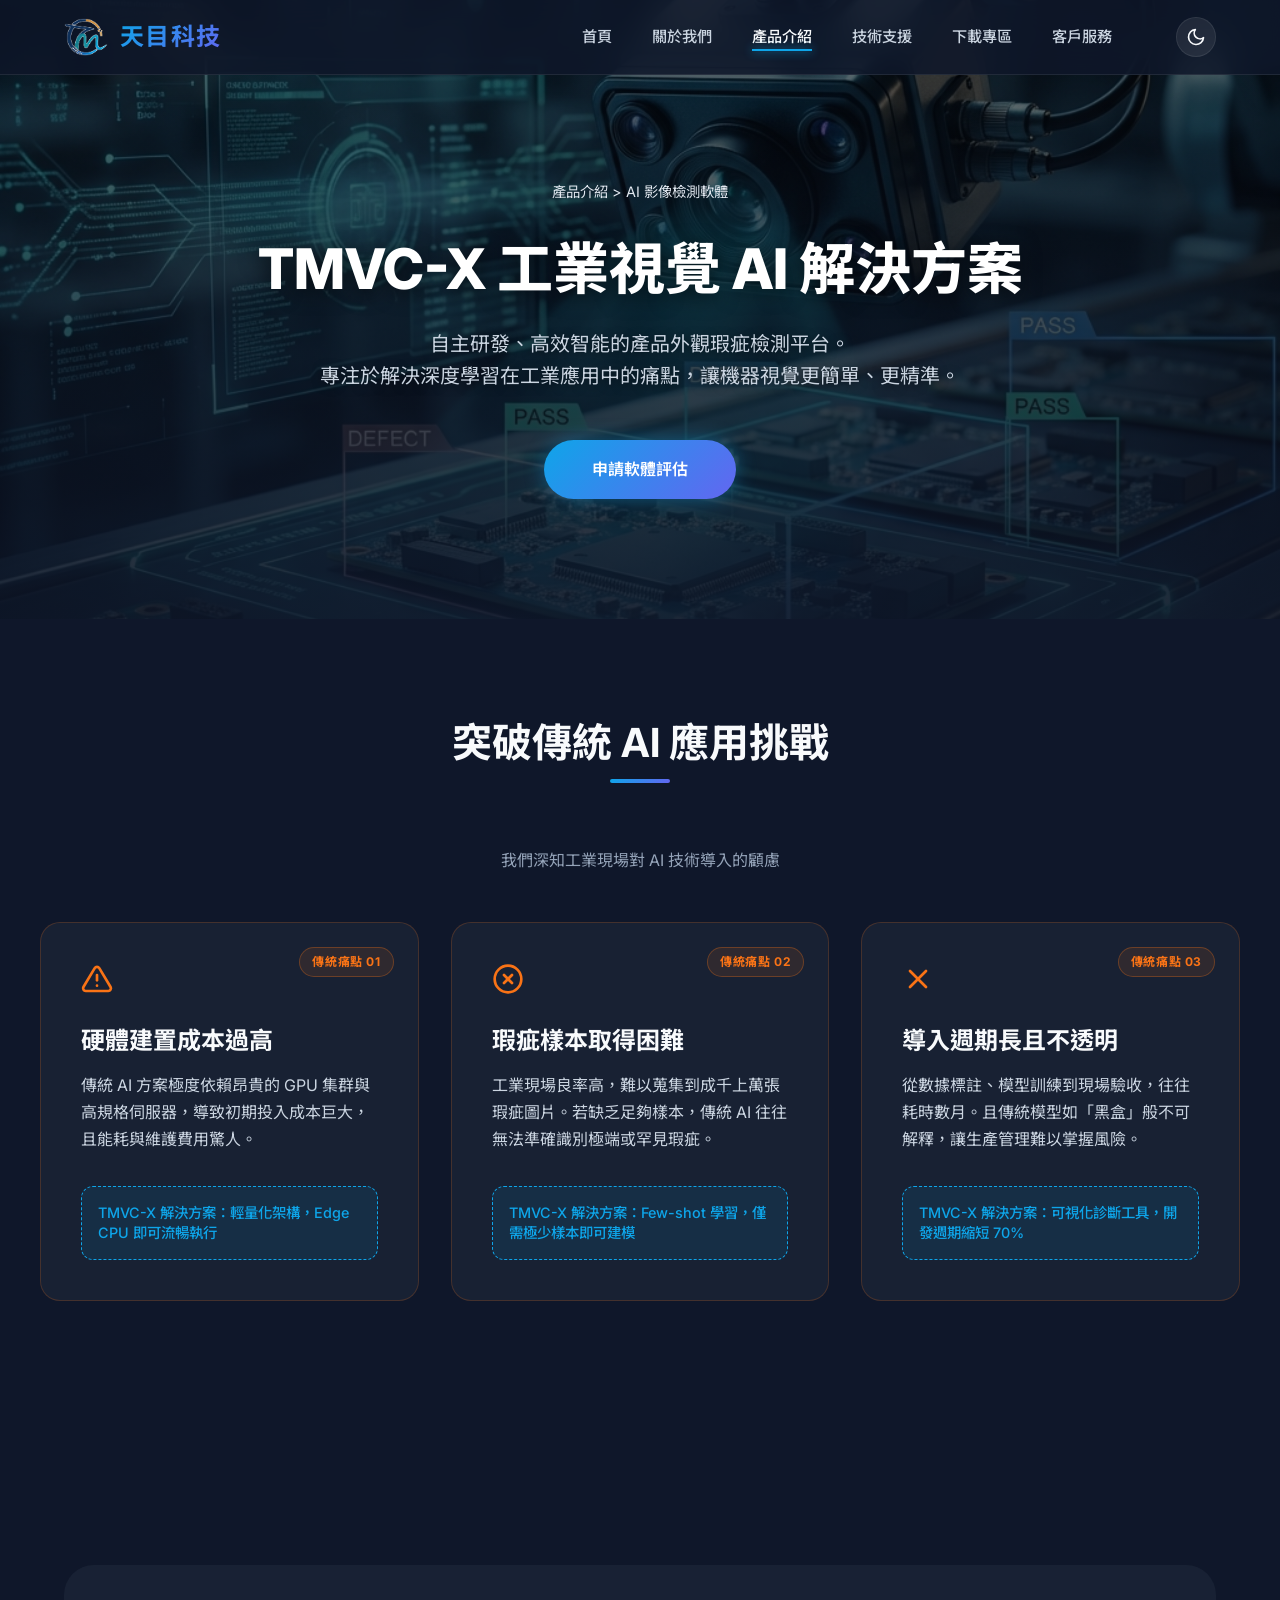
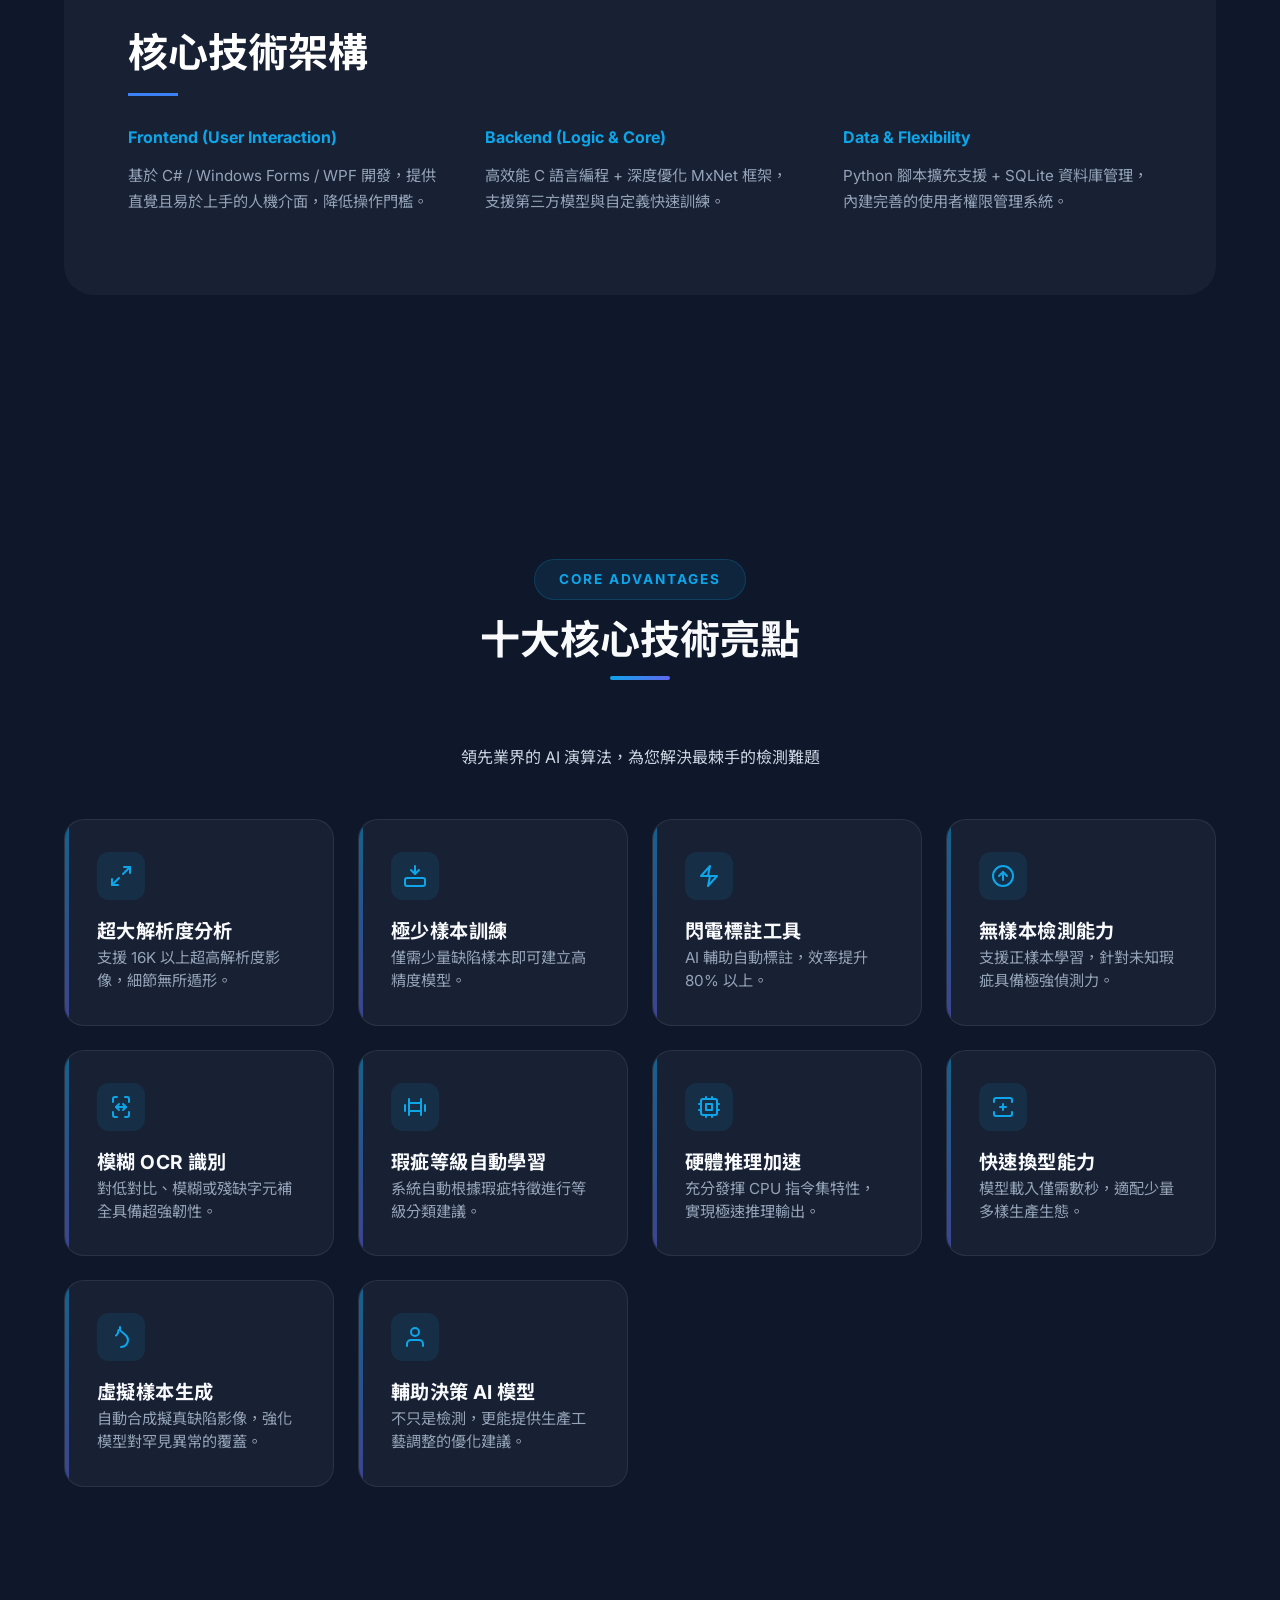
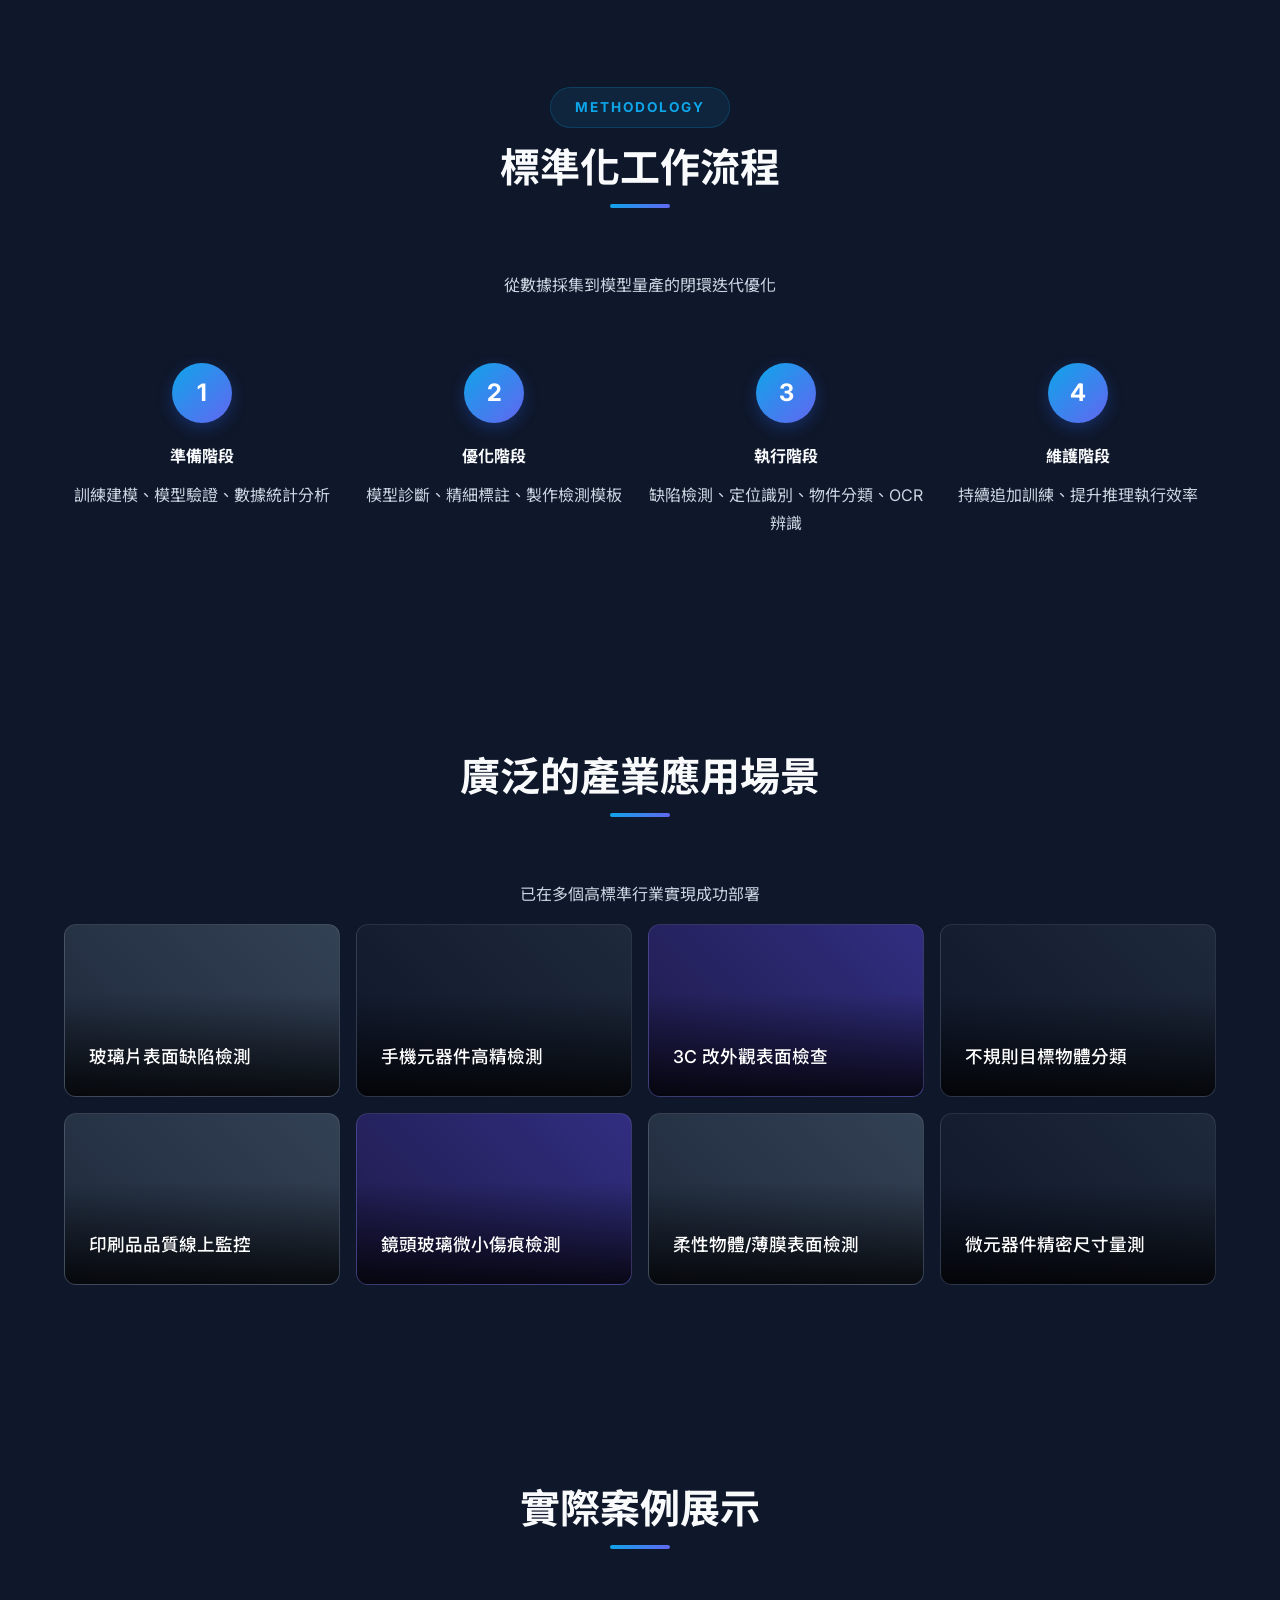
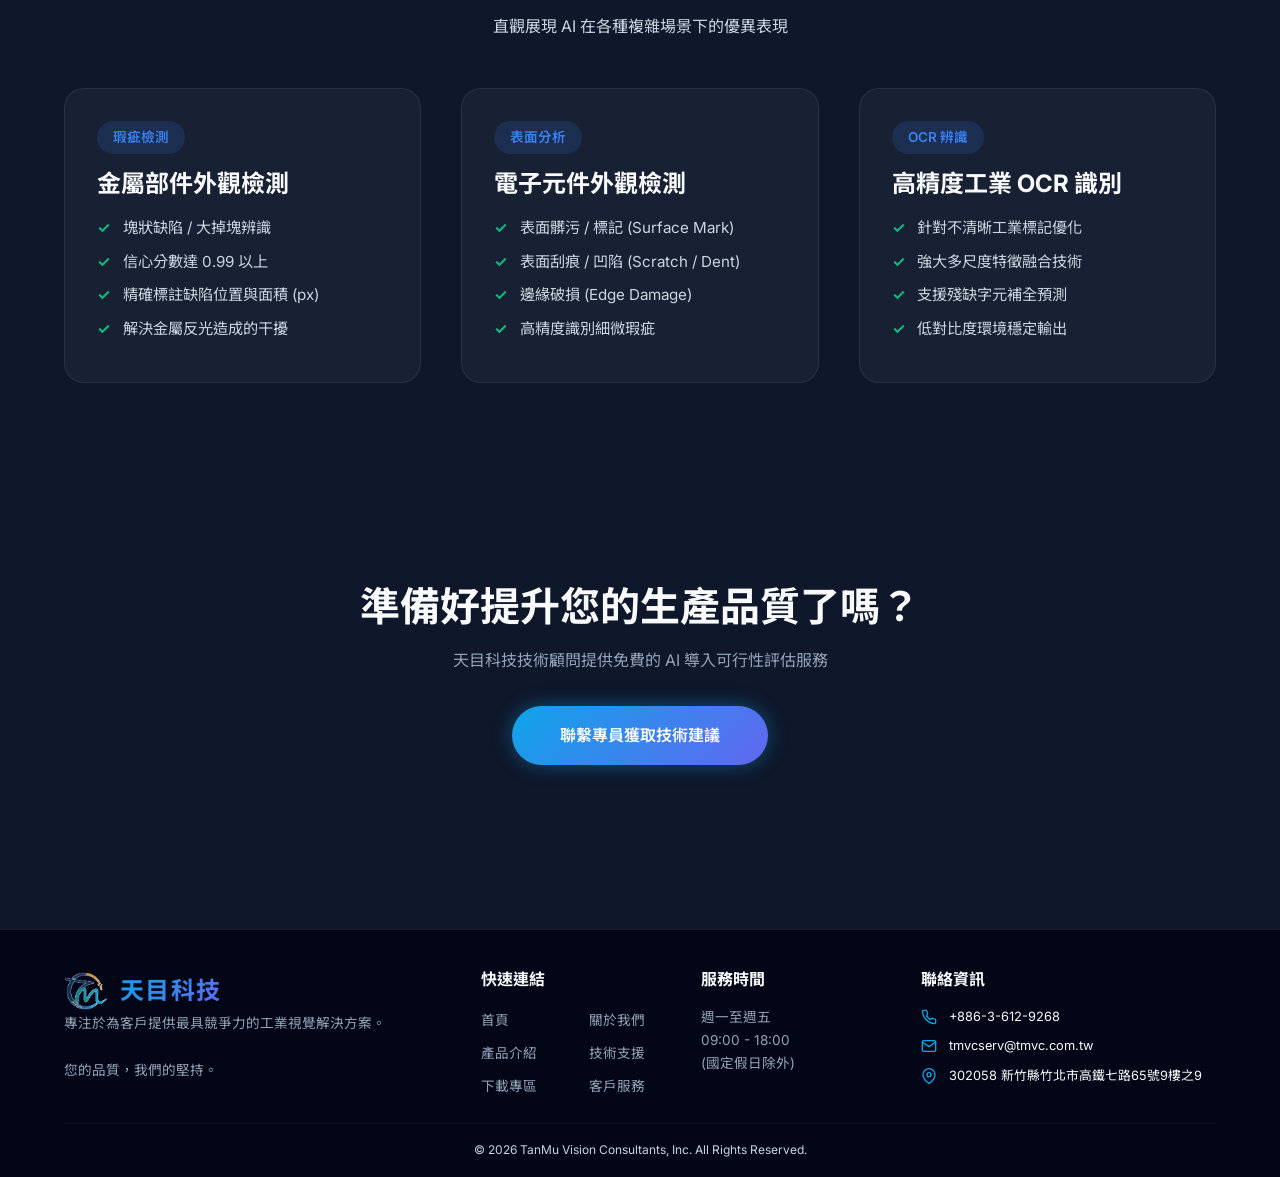
<file: software.html>
<!DOCTYPE html>
<html lang="zh-TW">

<head>
    <meta charset="UTF-8">
    <meta name="viewport" content="width=device-width, initial-scale=1.0">
    <title>TMVC-X 工業視覺 AI 軟體解決方案 | 天目科技</title>
    <meta name="description" content="天目科技自主研發的 TMVC-X 工業視覺 AI 軟體檢測平台。提供少樣本學習、高效推理與跨平台部署，專注於解決 3C、半導體與精密元件的外觀瑕疵檢測痛點。">
    <link rel="icon" href="images/TMVC_Icon.png" type="image/png">

    <!-- Google Fonts -->
    <link rel="preconnect" href="https://fonts.googleapis.com">
    <link rel="preconnect" href="https://fonts.gstatic.com" crossorigin>
    <link
        href="https://fonts.googleapis.com/css2?family=Noto+Sans+TC:wght@300;400;500;700&family=Inter:wght@400;500;600;700&display=swap"
        rel="stylesheet">

    <link rel="stylesheet" href="./styles.css">
    <link rel="stylesheet" href="./software.css">
    <script>
        (function () {
            const savedTheme = sessionStorage.getItem('theme') || 'dark';
            document.documentElement.setAttribute('data-theme', savedTheme);
        })();
    </script>
    <script src="main.js" defer></script>
</head>

<body>

    <!-- Header -->
    <header id="mainHeader">
        <div class="container nav-container">
            <a href="index.html" class="logo">
                <img src="images/TMVC_Logo.png" alt="天目科技">
                <span>天目科技</span>
            </a>

            <div class="header-right" style="display: flex; align-items: center; gap: 2rem;">
                <nav id="navMenu">
                    <ul>
                        <li><a href="index.html">首頁</a></li>
                        <li><a href="about.html">關於我們</a></li>
                        <li><a href="products.html" class="active">產品介紹</a></li>
                        <li><a href="support.html">技術支援</a></li>
                        <li><a href="downloads.html">下載專區</a></li>
                        <li><a href="contact.html">客戶服務</a></li>
                    </ul>
                </nav>

                <div class="header-actions" style="display: flex; align-items: center; gap: 1rem;">
                    <button class="theme-toggle" id="themeToggle" title="切換亮/暗模式">
                        <svg class="moon-icon" xmlns="http://www.w3.org/2000/svg" width="20" height="20"
                            viewBox="0 0 24 24" fill="none" stroke="currentColor" stroke-width="2"
                            stroke-linecap="round" stroke-linejoin="round">
                            <path d="M21 12.79A9 9 0 1 1 11.21 3 7 7 0 0 0 21 12.79z"></path>
                        </svg>
                        <svg class="sun-icon" xmlns="http://www.w3.org/2000/svg" width="20" height="20"
                            viewBox="0 0 24 24" fill="none" stroke="currentColor" stroke-width="2"
                            stroke-linecap="round" stroke-linejoin="round">
                            <circle cx="12" cy="12" r="5"></circle>
                            <line x1="12" y1="1" x2="12" y2="3"></line>
                            <line x1="12" y1="21" x2="12" y2="23"></line>
                            <line x1="4.22" y1="4.22" x2="5.64" y2="5.64"></line>
                            <line x1="18.36" y1="18.36" x2="19.78" y2="19.78"></line>
                            <line x1="1" y1="12" x2="3" y2="12"></line>
                            <line x1="21" y1="12" x2="23" y2="12"></line>
                            <line x1="4.22" y1="19.78" x2="5.64" y2="18.36"></line>
                            <line x1="18.36" y1="5.64" x2="19.78" y2="4.22"></line>
                        </svg>
                    </button>

                    <button class="mobile-nav-toggle" id="mobileNavToggle" aria-label="切換選單">
                        <span></span>
                        <span></span>
                        <span></span>
                    </button>
                </div>
            </div>
        </div>
    </header>

    <!-- Mobile Nav Overlay -->
    <div class="nav-overlay" id="navOverlay"></div>


    <main>
        <!-- Hero Section -->
        <section class="software-hero">
            <div class="hero-bg"></div>
            <div class="hero-overlay"></div>
            <div class="container">
                <div class="breadcrumb"
                    style="margin-bottom: 2rem; color: #e2e8f0; font-size: 0.9rem; position: relative; z-index: 3;">
                    <a href="products.html" style="color: #e2e8f0;">產品介紹</a> > AI 影像檢測軟體
                </div>
                <h1>TMVC-X 工業視覺 AI 解決方案</h1>
                <p
                    style="color: #cbd5e1; font-size: 1.25rem; max-width: 800px; margin: 0 auto; line-height: 1.6; text-shadow: 0 2px 10px rgba(0,0,0,0.5);">
                    自主研發、高效智能的產品外觀瑕疵檢測平台。<br>
                    專注於解決深度學習在工業應用中的痛點，讓機器視覺更簡單、更精準。
                </p>
                <div style="margin-top: 3rem;">
                    <a href="contact.html" class="btn-primary">申請軟體評估</a>
                </div>
            </div>
        </section>

        <!-- Challenges Section -->
        <section class="container" style="padding: 100px 0;">
            <div class="section-header text-center">
                <h2 class="section-title">突破傳統 AI 應用挑戰</h2>
                <p style="color: var(--text-gray);">我們深知工業現場對 AI 技術導入的顧慮</p>
            </div>
            <div class="challenge-grid">
                <div class="challenge-card pain-point">
                    <div class="pain-badge">傳統痛點 01</div>
                    <div class="card-icon" style="margin-bottom: 1.5rem;">
                        <svg xmlns="http://www.w3.org/2000/svg" width="32" height="32" viewBox="0 0 24 24" fill="none"
                            stroke="currentColor" stroke-width="2" stroke-linecap="round" stroke-linejoin="round"
                            style="color: #f97316;">
                            <path
                                d="M10.29 3.86L1.82 18a2 2 0 0 0 1.71 3h16.94a2 2 0 0 0 1.71-3L13.71 3.86a2 2 0 0 0-3.42 0z">
                            </path>
                            <line x1="12" y1="9" x2="12" y2="13"></line>
                            <line x1="12" y1="17" x2="12.01" y2="17"></line>
                        </svg>
                    </div>
                    <h3>硬體建置成本過高</h3>
                    <p>傳統 AI 方案極度依賴昂貴的 GPU 集群與高規格伺服器，導致初期投入成本巨大，且能耗與維護費用驚人。</p>
                    <div class="solution-tag">TMVC-X 解決方案：輕量化架構，Edge CPU 即可流暢執行</div>
                </div>
                <div class="challenge-card pain-point">
                    <div class="pain-badge">傳統痛點 02</div>
                    <div class="card-icon" style="margin-bottom: 1.5rem;">
                        <svg xmlns="http://www.w3.org/2000/svg" width="32" height="32" viewBox="0 0 24 24" fill="none"
                            stroke="currentColor" stroke-width="2" stroke-linecap="round" stroke-linejoin="round"
                            style="color: #f97316;">
                            <circle cx="12" cy="12" r="10"></circle>
                            <line x1="15" y1="9" x2="9" y2="15"></line>
                            <line x1="9" y1="9" x2="15" y2="15"></line>
                        </svg>
                    </div>
                    <h3>瑕疵樣本取得困難</h3>
                    <p>工業現場良率高，難以蒐集到成千上萬張瑕疵圖片。若缺乏足夠樣本，傳統 AI 往往無法準確識別極端或罕見瑕疵。</p>
                    <div class="solution-tag">TMVC-X 解決方案：Few-shot 學習，僅需極少樣本即可建模</div>
                </div>
                <div class="challenge-card pain-point">
                    <div class="pain-badge">傳統痛點 03</div>
                    <div class="card-icon" style="margin-bottom: 1.5rem;">
                        <svg xmlns="http://www.w3.org/2000/svg" width="32" height="32" viewBox="0 0 24 24" fill="none"
                            stroke="currentColor" stroke-width="2" stroke-linecap="round" stroke-linejoin="round"
                            style="color: #f97316;">
                            <path d="M18 6L6 18"></path>
                            <path d="M6 6l12 12"></path>
                        </svg>
                    </div>
                    <h3>導入週期長且不透明</h3>
                    <p>從數據標註、模型訓練到現場驗收，往往耗時數月。且傳統模型如「黑盒」般不可解釋，讓生產管理難以掌握風險。</p>
                    <div class="solution-tag">TMVC-X 解決方案：可視化診斷工具，開發週期縮短 70%</div>
                </div>
            </div>
        </section>

        <!-- Technical Architecture -->
        <section style="background: var(--dark-bg); padding: 100px 0;">
            <div class="container">
                <div class="arch-box">
                    <div class="section-header">
                        <h2 style="color: white; margin-bottom: 1rem;">核心技術架構</h2>
                        <div style="width: 50px; height: 3px; background: var(--sw-primary); margin-bottom: 2rem;">
                        </div>
                    </div>
                    <div class="architecture-grid">
                        <div>
                            <h4 style="color: var(--sw-secondary); margin-bottom: 1rem;">Frontend (User Interaction)
                            </h4>
                            <p style="color: #94a3b8; font-size: 0.95rem;">基於 C# / Windows Forms / WPF
                                開發，提供直覺且易於上手的人機介面，降低操作門檻。</p>
                        </div>
                        <div>
                            <h4 style="color: var(--sw-secondary); margin-bottom: 1rem;">Backend (Logic & Core)</h4>
                            <p style="color: #94a3b8; font-size: 0.95rem;">高效能 C 語言編程 + 深度優化 MxNet 框架，支援第三方模型與自定義快速訓練。
                            </p>
                        </div>
                        <div>
                            <h4 style="color: var(--sw-secondary); margin-bottom: 1rem;">Data & Flexibility</h4>
                            <p style="color: #94a3b8; font-size: 0.95rem;">Python 腳本擴充支援 + SQLite 資料庫管理，內建完善的使用者權限管理系統。
                            </p>
                        </div>
                    </div>
                </div>
            </div>
        </section>

        <!-- 10 Highlights Grid -->
        <section class="tech-highlights">
            <div class="container">
                <div class="section-header text-center">
                    <div class="section-subtitle-premium">Core Advantages</div>
                    <h2 class="section-title">十大核心技術亮點</h2>
                    <p>領先業界的 AI 演算法，為您解決最棘手的檢測難題</p>
                </div>
                <div class="highlights-grid">
                    <div class="highlight-item">
                        <div class="highlight-icon-box">
                            <svg xmlns="http://www.w3.org/2000/svg" width="24" height="24" viewBox="0 0 24 24"
                                fill="none" stroke="currentColor" stroke-width="2" stroke-linecap="round"
                                stroke-linejoin="round">
                                <path d="M15 3h6v6"></path>
                                <path d="M9 21H3v-6"></path>
                                <path d="M21 3l-7 7"></path>
                                <path d="M3 21l7-7"></path>
                            </svg>
                        </div>
                        <div class="highlight-info">
                            <h4>超大解析度分析</h4>
                            <p>支援 16K 以上超高解析度影像，細節無所遁形。</p>
                        </div>
                    </div>
                    <div class="highlight-item">
                        <div class="highlight-icon-box">
                            <svg xmlns="http://www.w3.org/2000/svg" width="24" height="24" viewBox="0 0 24 24"
                                fill="none" stroke="currentColor" stroke-width="2" stroke-linecap="round"
                                stroke-linejoin="round">
                                <path d="M12 2v8"></path>
                                <path d="m16 6-4 4-4-4"></path>
                                <rect width="20" height="8" x="2" y="14" rx="2"></rect>
                            </svg>
                        </div>
                        <div class="highlight-info">
                            <h4>極少樣本訓練</h4>
                            <p>僅需少量缺陷樣本即可建立高精度模型。</p>
                        </div>
                    </div>
                    <div class="highlight-item">
                        <div class="highlight-icon-box">
                            <svg xmlns="http://www.w3.org/2000/svg" width="24" height="24" viewBox="0 0 24 24"
                                fill="none" stroke="currentColor" stroke-width="2" stroke-linecap="round"
                                stroke-linejoin="round">
                                <path d="m13 2-2 10h9L11 22l2-10H4L13 2z"></path>
                            </svg>
                        </div>
                        <div class="highlight-info">
                            <h4>閃電標註工具</h4>
                            <p>AI 輔助自動標註，效率提升 80% 以上。</p>
                        </div>
                    </div>
                    <div class="highlight-item">
                        <div class="highlight-icon-box">
                            <svg xmlns="http://www.w3.org/2000/svg" width="24" height="24" viewBox="0 0 24 24"
                                fill="none" stroke="currentColor" stroke-width="2" stroke-linecap="round"
                                stroke-linejoin="round">
                                <circle cx="12" cy="12" r="10"></circle>
                                <path d="m16 12-4-4-4 4"></path>
                                <path d="M12 16V8"></path>
                            </svg>
                        </div>
                        <div class="highlight-info">
                            <h4>無樣本檢測能力</h4>
                            <p>支援正樣本學習，針對未知瑕疵具備極強偵測力。</p>
                        </div>
                    </div>
                    <div class="highlight-item">
                        <div class="highlight-icon-box">
                            <svg xmlns="http://www.w3.org/2000/svg" width="24" height="24" viewBox="0 0 24 24"
                                fill="none" stroke="currentColor" stroke-width="2" stroke-linecap="round"
                                stroke-linejoin="round">
                                <path d="M4 7V4a2 2 0 0 1 2-2h2"></path>
                                <path d="M4 17v3a2 2 0 0 0 2 2h2"></path>
                                <path d="M16 2h2a2 2 0 0 1 2 2v3"></path>
                                <path d="M16 22h2a2 2 0 0 0 2-2v-3"></path>
                                <path d="M7 12h10"></path>
                                <path d="M10 9l-3 3 3 3"></path>
                                <path d="M14 15l3-3-3-3"></path>
                            </svg>
                        </div>
                        <div class="highlight-info">
                            <h4>模糊 OCR 識別</h4>
                            <p>對低對比、模糊或殘缺字元補全具備超強韌性。</p>
                        </div>
                    </div>
                    <div class="highlight-item">
                        <div class="highlight-icon-box">
                            <svg xmlns="http://www.w3.org/2000/svg" width="24" height="24" viewBox="0 0 24 24"
                                fill="none" stroke="currentColor" stroke-width="2" stroke-linecap="round"
                                stroke-linejoin="round">
                                <path d="M22 10v6M2 10v6"></path>
                                <path d="M6 4v16M18 4v16"></path>
                                <path d="M6 8h12M6 16h12"></path>
                            </svg>
                        </div>
                        <div class="highlight-info">
                            <h4>瑕疵等級自動學習</h4>
                            <p>系統自動根據瑕疵特徵進行等級分類建議。</p>
                        </div>
                    </div>
                    <div class="highlight-item">
                        <div class="highlight-icon-box">
                            <svg xmlns="http://www.w3.org/2000/svg" width="24" height="24" viewBox="0 0 24 24"
                                fill="none" stroke="currentColor" stroke-width="2" stroke-linecap="round"
                                stroke-linejoin="round">
                                <rect x="4" y="4" width="16" height="16" rx="2"></rect>
                                <rect x="9" y="9" width="6" height="6"></rect>
                                <path d="M15 2v2M9 2v2M15 20v2M9 20v2M20 15h2M20 9h2M2 15h2M2 9h2"></path>
                            </svg>
                        </div>
                        <div class="highlight-info">
                            <h4>硬體推理加速</h4>
                            <p>充分發揮 CPU 指令集特性，實現極速推理輸出。</p>
                        </div>
                    </div>
                    <div class="highlight-item">
                        <div class="highlight-icon-box">
                            <svg xmlns="http://www.w3.org/2000/svg" width="24" height="24" viewBox="0 0 24 24"
                                fill="none" stroke="currentColor" stroke-width="2" stroke-linecap="round"
                                stroke-linejoin="round">
                                <path d="M21 7V5a2 2 0 0 0-2-2H5a2 2 0 0 0-2 2v2"></path>
                                <path d="M21 17v2a2 2 0 0 1-2 2H5a2 2 0 0 1-2-2v-2"></path>
                                <path d="M15 12H9"></path>
                                <path d="M12 15V9"></path>
                            </svg>
                        </div>
                        <div class="highlight-info">
                            <h4>快速換型能力</h4>
                            <p>模型載入僅需數秒，適配少量多樣生產生態。</p>
                        </div>
                    </div>
                    <div class="highlight-item">
                        <div class="highlight-icon-box">
                            <svg xmlns="http://www.w3.org/2000/svg" width="24" height="24" viewBox="0 0 24 24"
                                fill="none" stroke="currentColor" stroke-width="2" stroke-linecap="round"
                                stroke-linejoin="round">
                                <path d="M12 22a7 7 0 0 0 7-7c0-2-1-3.9-3-5.5s-5-4-5-4.5V2"></path>
                                <path d="M7 10.5c1.6-1 2.5-3.5 2.5-5.5"></path>
                            </svg>
                        </div>
                        <div class="highlight-info">
                            <h4>虛擬樣本生成</h4>
                            <p>自動合成擬真缺陷影像，強化模型對罕見異常的覆蓋。</p>
                        </div>
                    </div>
                    <div class="highlight-item">
                        <div class="highlight-icon-box">
                            <svg xmlns="http://www.w3.org/2000/svg" width="24" height="24" viewBox="0 0 24 24"
                                fill="none" stroke="currentColor" stroke-width="2" stroke-linecap="round"
                                stroke-linejoin="round">
                                <path d="M20 21v-2a4 4 0 0 0-4-4H8a4 4 0 0 0-4 4v2"></path>
                                <circle cx="12" cy="7" r="4"></circle>
                            </svg>
                        </div>
                        <div class="highlight-info">
                            <h4>輔助決策 AI 模型</h4>
                            <p>不只是檢測，更能提供生產工藝調整的優化建議。</p>
                        </div>
                    </div>
                </div>
            </div>
        </section>

        <!-- Workflow Section -->
        <section class="workflow-section">
            <div class="container">
                <div class="section-header text-center">
                    <div class="section-subtitle-premium">Methodology</div>
                    <h2 class="section-title">標準化工作流程</h2>
                    <p>從數據採集到模型量產的閉環迭代優化</p>
                </div>
                <div class="workflow-steps">
                    <div class="workflow-step">
                        <div class="step-num">1</div>
                        <h4>準備階段</h4>
                        <p>訓練建模、模型驗證、數據統計分析</p>
                    </div>
                    <div class="workflow-step">
                        <div class="step-num">2</div>
                        <h4>優化階段</h4>
                        <p>模型診斷、精細標註、製作檢測模板</p>
                    </div>
                    <div class="workflow-step">
                        <div class="step-num">3</div>
                        <h4>執行階段</h4>
                        <p>缺陷檢測、定位識別、物件分類、OCR 辨識</p>
                    </div>
                    <div class="workflow-step">
                        <div class="step-num">4</div>
                        <h4>維護階段</h4>
                        <p>持續追加訓練、提升推理執行效率</p>
                    </div>
                </div>
            </div>
        </section>

        <!-- Applications Grid -->
        <section style="background: var(--dark-bg); padding: 100px 0;">
            <div class="container">
                <div class="section-header text-center">
                    <h2 class="section-title">廣泛的產業應用場景</h2>
                    <p>已在多個高標準行業實現成功部署</p>
                </div>
                <div class="app-grid">
                    <div class="app-card"><span>玻璃片表面缺陷檢測</span></div>
                    <div class="app-card"><span>手機元器件高精檢測</span></div>
                    <div class="app-card"><span>3C 改外觀表面檢查</span></div>
                    <div class="app-card"><span>不規則目標物體分類</span></div>
                    <div class="app-card"><span>印刷品品質線上監控</span></div>
                    <div class="app-card"><span>鏡頭玻璃微小傷痕檢測</span></div>
                    <div class="app-card"><span>柔性物體/薄膜表面檢測</span></div>
                    <div class="app-card"><span>微元器件精密尺寸量測</span></div>
                </div>
            </div>
        </section>

        <!-- Case Studies -->
        <section class="case-study-section">
            <div class="container">
                <div class="section-header text-center">
                    <h2 class="section-title">實際案例展示</h2>
                    <p>直觀展現 AI 在各種複雜場景下的優異表現</p>
                </div>
                <div class="case-grid">
                    <div class="case-card">
                        <div class="case-info">
                            <span class="case-tag">瑕疵檢測</span>
                            <h3>金屬部件外觀檢測</h3>
                            <ul>
                                <li>塊狀缺陷 / 大掉塊辨識</li>
                                <li>信心分數達 0.99 以上</li>
                                <li>精確標註缺陷位置與面積 (px)</li>
                                <li>解決金屬反光造成的干擾</li>
                            </ul>
                        </div>
                    </div>
                    <div class="case-card">
                        <div class="case-info">
                            <span class="case-tag">表面分析</span>
                            <h3>電子元件外觀檢測</h3>
                            <ul>
                                <li>表面髒污 / 標記 (Surface Mark)</li>
                                <li>表面刮痕 / 凹陷 (Scratch / Dent)</li>
                                <li>邊緣破損 (Edge Damage)</li>
                                <li>高精度識別細微瑕疵</li>
                            </ul>
                        </div>
                    </div>
                    <div class="case-card">
                        <div class="case-info">
                            <span class="case-tag">OCR 辨識</span>
                            <h3>高精度工業 OCR 識別</h3>
                            <ul>
                                <li>針對不清晰工業標記優化</li>
                                <li>強大多尺度特徵融合技術</li>
                                <li>支援殘缺字元補全預測</li>
                                <li>低對比度環境穩定輸出</li>
                            </ul>
                        </div>
                    </div>
                </div>
            </div>
        </section>

        <!-- CTA -->
        <section class="container" style="padding: 100px 0; text-align: center;">
            <h2>準備好提升您的生產品質了嗎？</h2>
            <p style="color: var(--text-gray); margin-bottom: 2rem;">天目科技技術顧問提供免費的 AI 導入可行性評估服務</p>
            <a href="contact.html" class="btn-primary">
                聯繫專員獲取技術建議
            </a>
        </section>

    </main>

    <!-- Footer -->
    <footer>
        <div class="container">
            <div class="footer-grid">
                <div class="footer-col">
                    <a href="index.html" class="logo">
                        <img src="images/TMVC_Logo.png" alt="天目科技">
                        <span>天目科技</span>
                    </a>
                    <p>
                        專注於為客戶提供最具競爭力的工業視覺解決方案。
                        <br><br>
                        您的品質，我們的堅持。
                    </p>
                </div>

                <div class="footer-col">
                    <h4>快速連結</h4>
                    <ul class="footer-links-grid">
                        <li><a href="index.html">首頁</a></li>
                        <li><a href="about.html">關於我們</a></li>
                        <li><a href="products.html">產品介紹</a></li>
                        <li><a href="support.html">技術支援</a></li>
                        <li><a href="downloads.html">下載專區</a></li>
                        <li><a href="contact.html">客戶服務</a></li>
                    </ul>
                </div>

                <div class="footer-col">
                    <h4>服務時間</h4>
                    <p>
                        週一至週五<br>
                        09:00 - 18:00<br>
                        (國定假日除外)
                    </p>
                </div>

                <div class="footer-col">
                    <h4>聯絡資訊</h4>
                    <ul class="contact-list">
                        <li>
                            <svg xmlns="http://www.w3.org/2000/svg" width="20" height="20" viewBox="0 0 24 24"
                                fill="none" stroke="currentColor" stroke-width="2" stroke-linecap="round"
                                stroke-linejoin="round">
                                <path
                                    d="M22 16.92v3a2 2 0 0 1-2.18 2 19.79 19.79 0 0 1-8.63-3.07 19.5 19.5 0 0 1-6-6 19.79 19.79 0 0 1-3.07-8.67A2 2 0 0 1 4.11 2h3a2 2 0 0 1 2 1.72 12.84 12.84 0 0 0 .7 2.81 2 2 0 0 1-.45 2.11L8.09 9.91a16 16 0 0 0 6 6l1.27-1.27a2 2 0 0 1 2.11-.45 12.84 12.84 0 0 0 2.81.7A2 2 0 0 1 22 16.92z">
                                </path>
                            </svg>
                            <span>+886-3-612-9268</span>
                        </li>
                        <li>
                            <svg xmlns="http://www.w3.org/2000/svg" width="20" height="20" viewBox="0 0 24 24"
                                fill="none" stroke="currentColor" stroke-width="2" stroke-linecap="round"
                                stroke-linejoin="round">
                                <path d="M4 4h16c1.1 0 2 .9 2 2v12c0 1.1-.9 2-2 2H4c-1.1 0-2-.9-2-2V6c0-1.1.9-2 2-2z">
                                </path>
                                <polyline points="22,6 12,13 2,6"></polyline>
                            </svg>
                            <span>tmvcserv@tmvc.com.tw</span>
                        </li>
                        <li>
                            <svg xmlns="http://www.w3.org/2000/svg" width="20" height="20" viewBox="0 0 24 24"
                                fill="none" stroke="currentColor" stroke-width="2" stroke-linecap="round"
                                stroke-linejoin="round">
                                <path d="M21 10c0 7-9 13-9 13s-9-6-9-13a9 9 0 0 1 18 0z"></path>
                                <circle cx="12" cy="10" r="3"></circle>
                            </svg>
                            <span>302058 新竹縣竹北市高鐵七路65號9樓之9</span>
                        </li>
                    </ul>
                </div>
            </div>
            <div class="copyright">
                <p>&copy; 2026 TanMu Vision Consultants, Inc. All Rights Reserved.</p>
            </div>
        </div>
    </footer>

</body>

</html>
</file>
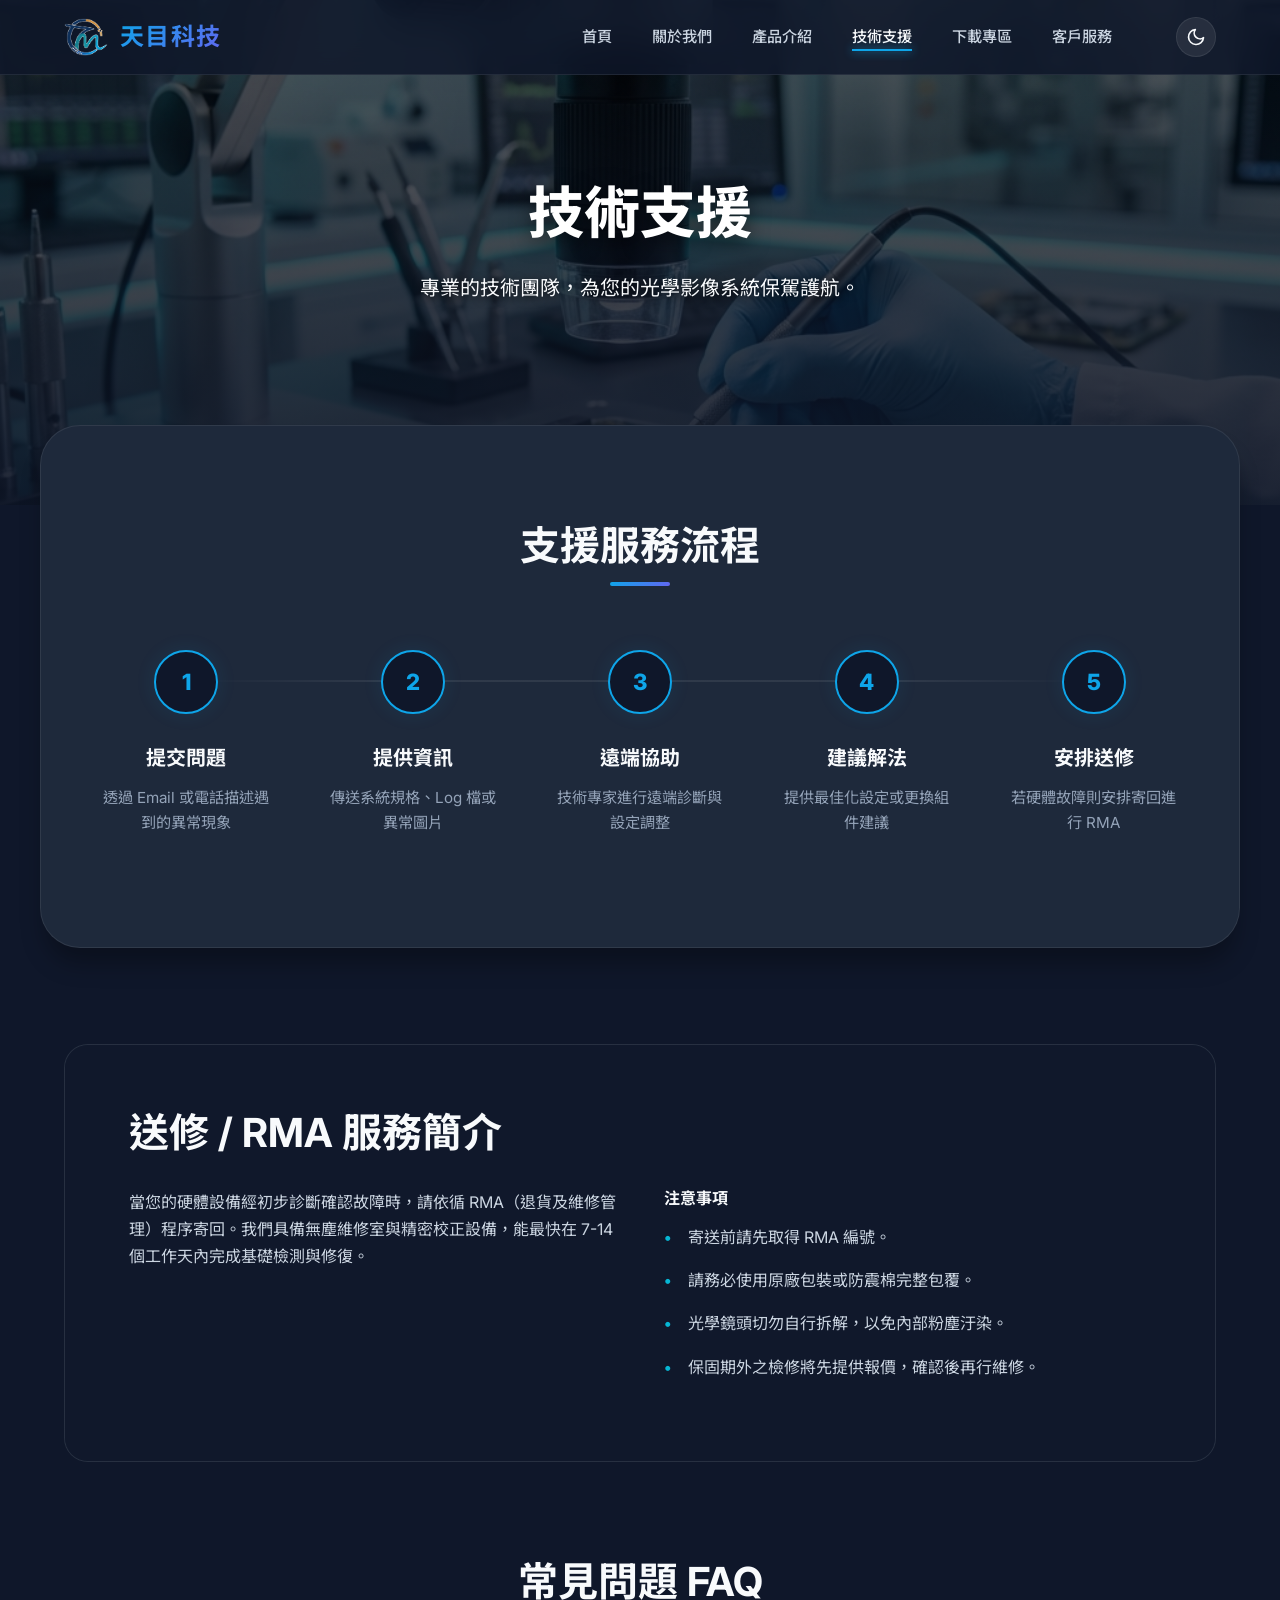
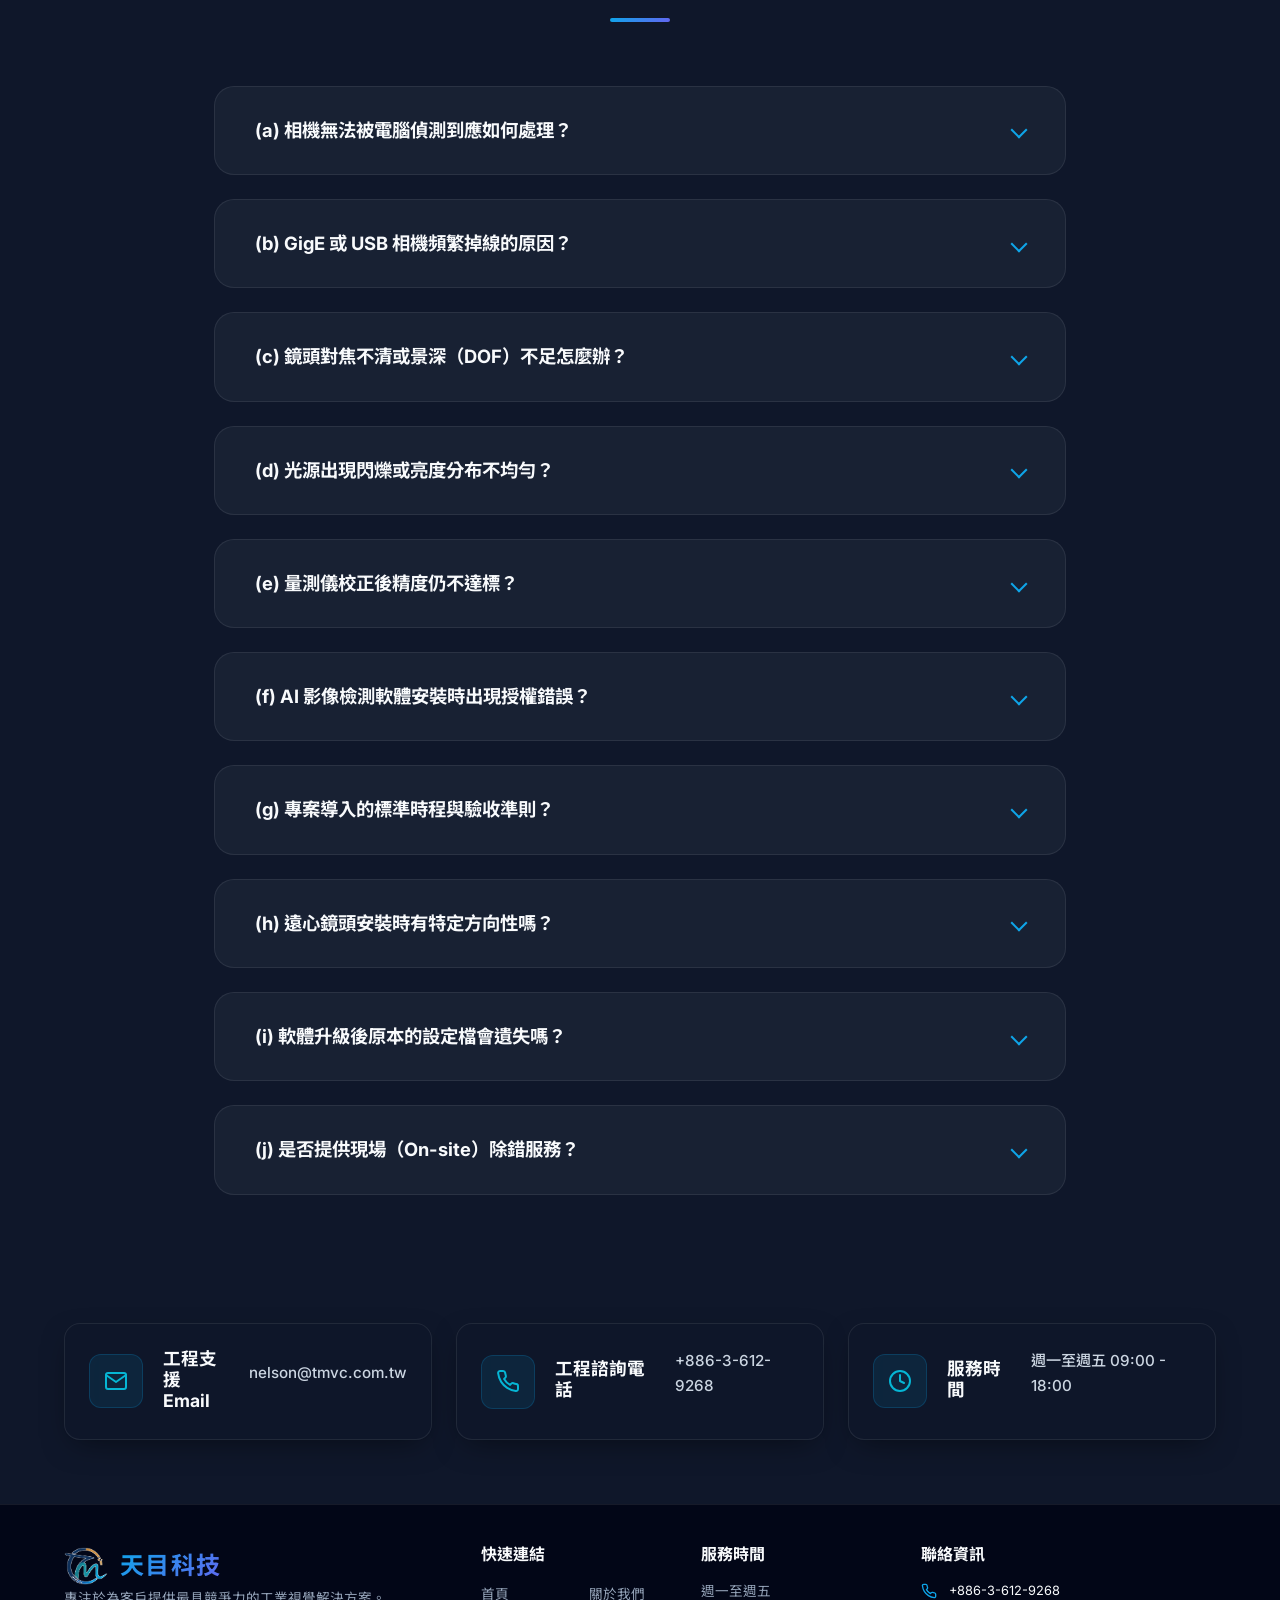
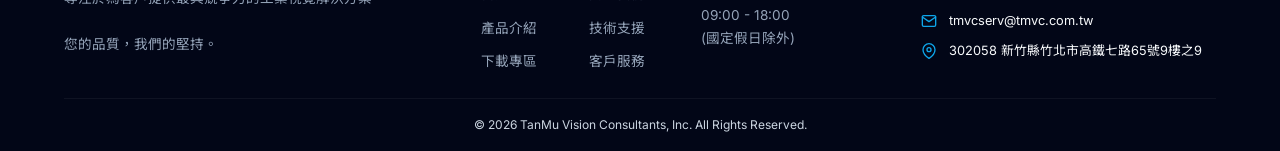
<file: support.html>
<!DOCTYPE html>
<html lang="zh-TW">

<head>
    <meta charset="UTF-8">
    <meta name="viewport" content="width=device-width, initial-scale=1.0">
    <title>技術支援 | 天目科技</title>
    <meta name="description" content="天目科技技術支援中心 - 提供專業的光學組件與影像方案技術協助、FAQ與RMA服務。">
    <link rel="icon" href="images/TMVC_Icon.png" type="image/png">

    <!-- Google Fonts -->
    <link rel="preconnect" href="https://fonts.googleapis.com">
    <link rel="preconnect" href="https://fonts.gstatic.com" crossorigin>
    <link
        href="https://fonts.googleapis.com/css2?family=Noto+Sans+TC:wght@300;400;500;700&family=Inter:wght@400;500;600;700&display=swap"
        rel="stylesheet">

    <link rel="stylesheet" href="styles.css">
    <link rel="stylesheet" href="support.css">
    <script>
        (function () {
            const savedTheme = sessionStorage.getItem('theme') || 'dark';
            document.documentElement.setAttribute('data-theme', savedTheme);
        })();
    </script>
    <script src="main.js" defer></script>
</head>

<body>

    <!-- Header -->
    <header id="mainHeader">
        <div class="container nav-container">
            <a href="index.html" class="logo">
                <img src="images/TMVC_Logo.png" alt="天目科技">
                <span>天目科技</span>
            </a>

            <div class="header-right" style="display: flex; align-items: center; gap: 2rem;">
                <nav id="navMenu">
                    <ul>
                        <li><a href="index.html">首頁</a></li>
                        <li><a href="about.html">關於我們</a></li>
                        <li><a href="products.html">產品介紹</a></li>
                        <li><a href="support.html" class="active">技術支援</a></li>
                        <li><a href="downloads.html">下載專區</a></li>
                        <li><a href="contact.html">客戶服務</a></li>
                    </ul>
                </nav>

                <div class="header-actions" style="display: flex; align-items: center; gap: 1rem;">
                    <button class="theme-toggle" id="themeToggle" title="切換亮/暗模式">
                        <svg class="moon-icon" xmlns="http://www.w3.org/2000/svg" width="20" height="20"
                            viewBox="0 0 24 24" fill="none" stroke="currentColor" stroke-width="2"
                            stroke-linecap="round" stroke-linejoin="round">
                            <path d="M21 12.79A9 9 0 1 1 11.21 3 7 7 0 0 0 21 12.79z"></path>
                        </svg>
                        <svg class="sun-icon" xmlns="http://www.w3.org/2000/svg" width="20" height="20"
                            viewBox="0 0 24 24" fill="none" stroke="currentColor" stroke-width="2"
                            stroke-linecap="round" stroke-linejoin="round">
                            <circle cx="12" cy="12" r="5"></circle>
                            <line x1="12" y1="1" x2="12" y2="3"></line>
                            <line x1="12" y1="21" x2="12" y2="23"></line>
                            <line x1="4.22" y1="4.22" x2="5.64" y2="5.64"></line>
                            <line x1="18.36" y1="18.36" x2="19.78" y2="19.78"></line>
                            <line x1="1" y1="12" x2="3" y2="12"></line>
                            <line x1="21" y1="12" x2="23" y2="12"></line>
                            <line x1="4.22" y1="19.78" x2="5.64" y2="18.36"></line>
                            <line x1="18.36" y1="5.64" x2="19.78" y2="4.22"></line>
                        </svg>
                    </button>

                    <button class="mobile-nav-toggle" id="mobileNavToggle" aria-label="切換選單">
                        <span></span>
                        <span></span>
                        <span></span>
                    </button>
                </div>
            </div>
        </div>
    </header>

    <!-- Mobile Nav Overlay -->
    <div class="nav-overlay" id="navOverlay"></div>


    <!-- Main Content -->
    <main>
        <!-- Page Hero -->
        <section class="page-hero">
            <div class="hero-bg"></div>
            <div class="hero-overlay"></div>
            <div class="container">
                <h1>技術支援</h1>
                <p>專業的技術團隊，為您的光學影像系統保駕護航。</p>
            </div>
        </section>

        <!-- Support Process -->
        <section class="process-section">
            <div class="container">
                <div class="text-center">
                    <h2 class="section-title">支援服務流程</h2>
                </div>
                <div class="process-grid">
                    <div class="process-step">
                        <div class="step-number">1</div>
                        <h4>提交問題</h4>
                        <p>透過 Email 或電話描述遇到的異常現象</p>
                    </div>
                    <div class="process-step">
                        <div class="step-number">2</div>
                        <h4>提供資訊</h4>
                        <p>傳送系統規格、Log 檔或異常圖片</p>
                    </div>
                    <div class="process-step">
                        <div class="step-number">3</div>
                        <h4>遠端協助</h4>
                        <p>技術專家進行遠端診斷與設定調整</p>
                    </div>
                    <div class="process-step">
                        <div class="step-number">4</div>
                        <h4>建議解法</h4>
                        <p>提供最佳化設定或更換組件建議</p>
                    </div>
                    <div class="process-step">
                        <div class="step-number">5</div>
                        <h4>安排送修</h4>
                        <p>若硬體故障則安排寄回進行 RMA</p>
                    </div>
                </div>
            </div>
        </section>

        <!-- RMA Section -->
        <section class="container">
            <div class="rma-box">
                <div class="rma-content">
                    <h2>送修 / RMA 服務簡介</h2>
                    <div class="rma-grid">
                        <div>
                            <p>當您的硬體設備經初步診斷確認故障時，請依循 RMA（退貨及維修管理）程序寄回。我們具備無塵維修室與精密校正設備，能最快在 7-14 個工作天內完成基礎檢測與修復。</p>
                        </div>
                        <div>
                            <h4>注意事項</h4>
                            <ul class="rma-list">
                                <li>寄送前請先取得 RMA 編號。</li>
                                <li>請務必使用原廠包裝或防震棉完整包覆。</li>
                                <li>光學鏡頭切勿自行拆解，以免內部粉塵汙染。</li>
                                <li>保固期外之檢修將先提供報價，確認後再行維修。</li>
                            </ul>
                        </div>
                    </div>
                </div>
            </div>
        </section>

        <!-- FAQ Section -->
        <section class="container faq-section">
            <div class="text-center">
                <h2 class="section-title">常見問題 FAQ</h2>
            </div>

            <!-- FAQ Items -->
            <details>
                <summary>(a) 相機無法被電腦偵測到應如何處理？</summary>
                <div class="faq-content">
                    <p>請先確認網路線或 USB 線材連接穩固。檢查相機驅動程式（SDK）是否已安裝最新版本，並在「裝置管理員」中確認是否有不明裝置。若是 GigE 相機，請確認網路卡是否支援巨型封包（Jumbo
                        Packet）及 IP 區段是否設定正確。</p>
                </div>
            </details>

            <details>
                <summary>(b) GigE 或 USB 相機頻繁掉線的原因？</summary>
                <div class="faq-content">
                    <p>通常與帶寬不足或線材品質有關。請避開與其他高頻設備共用 hub，並使用原廠認證的帶鎖固功能線材。若使用 GigE 相機，建議關閉電腦防火牆或防毒軟體的即時偵測，以免資料包在傳輸中被擋掉。</p>
                </div>
            </details>

            <details>
                <summary>(c) 鏡頭對焦不清或景深（DOF）不足怎麼辦？</summary>
                <div class="faq-content">
                    <p>對焦不清可能是工作距離（WD）不符合規格，請對照鏡頭規格書。景深不足則可能是光圈開得過大，嘗試縮小光圈（增加 F-number）可延伸景深，但須配合增加光源亮度以維持成像清晰度。</p>
                </div>
            </details>

            <details>
                <summary>(d) 光源出現閃爍或亮度分布不均勻？</summary>
                <div class="faq-content">
                    <p>閃爍多為控制器（Controller）供電不穩或觸發模式設定錯誤。亮度不均可能是光源選型不當（如平坦物件建議用同軸光源或圓頂光源），請調整工作角度或更換為合適的擴散片。</p>
                </div>
            </details>

            <details>
                <summary>(e) 量測儀校正後精度仍不達標？</summary>
                <div class="faq-content">
                    <p>請檢查現場環境是否有震動干擾，且標定板（Calibration Plate）是否乾淨無損。建議每 6 個月進行一次原廠級標定，並確保量測時物件擺放平整，避免視差產生的誤差。</p>
                </div>
            </details>

            <details>
                <summary>(f) AI 影像檢測軟體安裝時出現授權錯誤？</summary>
                <div class="faq-content">
                    <p>請確認您的加密狗（Dongle）已正確插入，或授權碼是否已過期。若是在虛擬機（VM）上安裝，某些軟體具備防盜拷機制會限制運行，請聯絡我司工程師協助綁定專屬序號。</p>
                </div>
            </details>

            <details>
                <summary>(g) 專案導入的標準時程與驗收準則？</summary>
                <div class="faq-content">
                    <p>標準導入週期約為 4-8 週。初驗（FAT）會在我司實驗室測試 95% 以上的樣本，最終驗收（SAT）則會在客戶現場進行連線生產測試，連續 24 小時漏檢率/誤判率需符合合約規範。</p>
                </div>
            </details>

            <details>
                <summary>(h) 遠心鏡頭安裝時有特定方向性嗎？</summary>
                <div class="faq-content">
                    <p>遠心鏡頭設計為平行光路，安裝時必須確保鏡頭軸心與被測物表面呈 90 度垂直，否則會破壞遠心效果導致尺寸誤差。我們建議搭配精密的微調架台進行安裝。</p>
                </div>
            </details>

            <details>
                <summary>(i) 軟體升級後原本的設定檔會遺失嗎？</summary>
                <div class="faq-content">
                    <p>在執行升級前，強烈建議匯出原本的專案設定與參數備份。一般小版本更迭會自動相容，但大版本升級可能涉及底層演算法變動，需重新載入權重或調整部分參數。</p>
                </div>
            </details>

            <details>
                <summary>(j) 是否提供現場（On-site）除錯服務？</summary>
                <div class="faq-content">
                    <p>我們提供基本的遠端診斷，若遠端無法解決且為我司硬體故障，保固期內提供預約現場勘查服務。若是人為損損或非保固範圍，則會依距離與工時收取車馬費與檢修費。</p>
                </div>
            </details>
        </section>

        <!-- Contact Info Box -->
        <section class="container">
            <div class="contact-info-grid">
                <div class="info-card">
                    <div class="info-icon">
                        <svg xmlns="http://www.w3.org/2000/svg" width="24" height="24" viewBox="0 0 24 24" fill="none"
                            stroke="currentColor" stroke-width="2" stroke-linecap="round" stroke-linejoin="round">
                            <path d="M4 4h16c1.1 0 2 .9 2 2v12c0 1.1-.9 2-2 2H4c-1.1 0-2-.9-2-2V6c0-1.1.9-2 2-2z">
                            </path>
                            <polyline points="22,6 12,13 2,6"></polyline>
                        </svg>
                    </div>
                    <h3>工程支援 Email</h3>
                    <p>nelson@tmvc.com.tw</p>
                </div>
                <div class="info-card">
                    <div class="info-icon">
                        <svg xmlns="http://www.w3.org/2000/svg" width="24" height="24" viewBox="0 0 24 24" fill="none"
                            stroke="currentColor" stroke-width="2" stroke-linecap="round" stroke-linejoin="round">
                            <path
                                d="M22 16.92v3a2 2 0 0 1-2.18 2 19.79 19.79 0 0 1-8.63-3.07 19.5 19.5 0 0 1-6-6 19.79 19.79 0 0 1-3.07-8.67A2 2 0 0 1 4.11 2h3a2 2 0 0 1 2 1.72 12.84 12.84 0 0 0 .7 2.81 2 2 0 0 1-.45 2.11L8.09 9.91a16 16 0 0 0 6 6l1.27-1.27a2 2 0 0 1 2.11-.45 12.84 12.84 0 0 0 2.81.7A2 2 0 0 1 22 16.92z">
                            </path>
                        </svg>
                    </div>
                    <h3>工程諮詢電話</h3>
                    <p>+886-3-612-9268</p>
                </div>
                <div class="info-card">
                    <div class="info-icon">
                        <svg xmlns="http://www.w3.org/2000/svg" width="24" height="24" viewBox="0 0 24 24" fill="none"
                            stroke="currentColor" stroke-width="2" stroke-linecap="round" stroke-linejoin="round">
                            <circle cx="12" cy="12" r="10"></circle>
                            <polyline points="12 6 12 12 16 14"></polyline>
                        </svg>
                    </div>
                    <h3>服務時間</h3>
                    <p>週一至週五 09:00 - 18:00</p>
                </div>
            </div>
        </section>
    </main>

    <!-- Footer -->
    <footer>
        <div class="container">
            <div class="footer-grid">
                <div class="footer-col">
                    <div class="logo">
                        <img src="images/TMVC_Logo.png" alt="天目科技">
                        <span>天目科技</span>
                    </div>
                    <p>
                        專注於為客戶提供最具競爭力的工業視覺解決方案。
                        <br><br>
                        您的品質，我們的堅持。
                    </p>
                </div>

                <div class="footer-col">
                    <h4>快速連結</h4>
                    <ul class="footer-links-grid">
                        <li><a href="index.html">首頁</a></li>
                        <li><a href="about.html">關於我們</a></li>
                        <li><a href="products.html">產品介紹</a></li>
                        <li><a href="support.html">技術支援</a></li>
                        <li><a href="downloads.html">下載專區</a></li>
                        <li><a href="contact.html">客戶服務</a></li>
                    </ul>
                </div>

                <div class="footer-col">
                    <h4>服務時間</h4>
                    <p>
                        週一至週五<br>
                        09:00 - 18:00<br>
                        (國定假日除外)
                    </p>
                </div>

                <div class="footer-col">
                    <h4>聯絡資訊</h4>
                    <ul class="contact-list">
                        <li>
                            <svg xmlns="http://www.w3.org/2000/svg" width="20" height="20" viewBox="0 0 24 24"
                                fill="none" stroke="currentColor" stroke-width="2" stroke-linecap="round"
                                stroke-linejoin="round">
                                <path
                                    d="M22 16.92v3a2 2 0 0 1-2.18 2 19.79 19.79 0 0 1-8.63-3.07 19.5 19.5 0 0 1-6-6 19.79 19.79 0 0 1-3.07-8.67A2 2 0 0 1 4.11 2h3a2 2 0 0 1 2 1.72 12.84 12.84 0 0 0 .7 2.81 2 2 0 0 1-.45 2.11L8.09 9.91a16 16 0 0 0 6 6l1.27-1.27a2 2 0 0 1 2.11-.45 12.84 12.84 0 0 0 2.81.7A2 2 0 0 1 22 16.92z">
                                </path>
                            </svg>
                            <span>+886-3-612-9268</span>
                        </li>
                        <li>
                            <svg xmlns="http://www.w3.org/2000/svg" width="20" height="20" viewBox="0 0 24 24"
                                fill="none" stroke="currentColor" stroke-width="2" stroke-linecap="round"
                                stroke-linejoin="round">
                                <path d="M4 4h16c1.1 0 2 .9 2 2v12c0 1.1-.9 2-2 2H4c-1.1 0-2-.9-2-2V6c0-1.1.9-2 2-2z">
                                </path>
                                <polyline points="22,6 12,13 2,6"></polyline>
                            </svg>
                            <span>tmvcserv@tmvc.com.tw</span>
                        </li>
                        <li>
                            <svg xmlns="http://www.w3.org/2000/svg" width="20" height="20" viewBox="0 0 24 24"
                                fill="none" stroke="currentColor" stroke-width="2" stroke-linecap="round"
                                stroke-linejoin="round">
                                <path d="M21 10c0 7-9 13-9 13s-9-6-9-13a9 9 0 0 1 18 0z"></path>
                                <circle cx="12" cy="10" r="3"></circle>
                            </svg>
                            <span>302058 新竹縣竹北市高鐵七路65號9樓之9</span>
                        </li>
                    </ul>
                </div>
            </div>
            <div class="copyright">
                <p>&copy; 2026 TanMu Vision Consultants, Inc. All Rights Reserved.</p>
            </div>
        </div>
    </footer>

</body>

</html>
</file>
<file: styles.css>
/* 
   TMVC Shared Design System - Styles.css
   天目科技 - 全站共用樣式表
*/

:root {
    /* 品牌顏色 - 不隨主題改變 */
    --primary: #0ea5e9;
    --primary-dark: #0284c7;
    --secondary: #6366f1;
    --accent: #06b6d4;
    --gradient-main: linear-gradient(135deg, #0ea5e9 0%, #6366f1 100%);

    /* 預設暗色模式變數 (Default Dark Mode) */
    --dark-bg: #0f172a;
    --section-bg: #1e293b;
    --card-bg: rgba(30, 41, 59, 0.6);
    --text-light: #f8fafc;
    --text-dim: #cbd5e1;
    --text-gray: #94a3b8;
    --glass: rgba(15, 23, 42, 0.85);
    --nav-bg: rgba(15, 23, 42, 0.85);
    --footer-bg: #020617;
    --glass-border: rgba(255, 255, 255, 0.08);
    --shadow-color: rgba(0, 0, 0, 0.5);
    --input-bg: rgba(15, 23, 42, 0.6);
    --card-hover-bg: rgba(30, 41, 59, 0.8);

    /* 間距階梯 (Spacing Scale) */
    --space-1: 0.5rem;
    --space-2: 1rem;
    --space-3: 1.5rem;
    --space-4: 2.5rem;
    --space-5: 4rem;
    --space-6: 6rem;

    /* 尺寸與裝飾 (Sizes & Radius) */
    --container-width: 1200px;
    --radius-sm: 8px;
    --radius-md: 12px;
    --radius-lg: 20px;
    --radius-xl: 30px;
    --shadow-sm: 0 4px 6px -1px rgba(0, 0, 0, 0.1);
    --shadow-md: 0 10px 15px -3px rgba(0, 0, 0, 0.2);
    --shadow-lg: 0 20px 25px -5px rgba(0, 0, 0, 0.3);
    --transition: all 0.3s cubic-bezier(0.4, 0, 0.2, 1);
}

/* 亮色模式覆蓋 (Light Mode Overrides) */
[data-theme="light"] {
    --dark-bg: #f8fafc;
    --section-bg: #f1f5f9;
    --card-bg: #ffffff;
    --text-light: #0f172a;
    --text-dim: #334155;
    --text-gray: #64748b;
    --glass: rgba(255, 255, 255, 0.85);
    --nav-bg: rgba(255, 255, 255, 0.85);
    --footer-bg: #f1f5f9;
    --glass-border: rgba(0, 0, 0, 0.1);
    --shadow-color: rgba(0, 0, 0, 0.1);
    --input-bg: #ffffff;
    --card-hover-bg: rgba(15, 23, 42, 0.05);
}

[data-theme="light"] .btn-secondary {
    background: rgba(15, 23, 42, 0.05);
    /* 淺灰背景 */
    color: #0f172a;
    /* 深色文字 */
    border-color: rgba(0, 0, 0, 0.1);
}

[data-theme="light"] .btn-secondary:hover {
    background: rgba(15, 23, 42, 0.1);
    border-color: var(--primary);
}

/* 基礎重設 (Reset & Base) */
* {
    margin: 0;
    padding: 0;
    box-sizing: border-box;
}

html {
    scroll-behavior: smooth;
}

body {
    font-family: 'Inter', 'Noto Sans TC', system-ui, -apple-system, sans-serif;
    background-color: var(--dark-bg);
    color: var(--text-light);
    line-height: 1.7;
    overflow-x: hidden;
    -webkit-font-smoothing: antialiased;
}

a {
    text-decoration: none;
    color: inherit;
    transition: var(--transition);
}

ul {
    list-style: none;
}

img {
    max-width: 100%;
    display: block;
}

/* 佈局容器 (Layout Container) */
.container {
    max-width: var(--container-width);
    margin: 0 auto;
    padding: 0 var(--space-3);
}

/* 文字排版 (Typography) */
h1,
h2,
h3,
h4 {
    font-weight: 700;
    line-height: 1.2;
    margin-bottom: var(--space-2);
}

h1 {
    font-size: clamp(2.5rem, 5vw, 3.5rem);
}

h2 {
    font-size: clamp(1.75rem, 4vw, 2.5rem);
}

h3 {
    font-size: 1.5rem;
}

p {
    margin-bottom: var(--space-2);
    color: var(--text-dim);
}

.text-center {
    text-align: center;
}

.text-gradient {
    background: var(--gradient-main);
    -webkit-background-clip: text;
    background-clip: text;
    -webkit-text-fill-color: transparent;
}

/* 標題裝飾 (Section Titles) */
.section-title {
    text-align: center;
    margin-bottom: var(--space-5);
    position: relative;
    padding-bottom: var(--space-2);
}

.section-title::after {
    content: '';
    position: absolute;
    bottom: 0;
    left: 50%;
    transform: translateX(-50%);
    width: 60px;
    height: 4px;
    background: var(--gradient-main);
    border-radius: 2px;
}

/* 按鈕樣式 (Buttons) */
.btn {
    display: inline-flex;
    align-items: center;
    justify-content: center;
    gap: 12px;
    padding: 1rem 3rem;
    border-radius: 50px;
    font-weight: 600;
    cursor: pointer;
    transition: var(--transition);
    border: none;
    font-family: inherit;
    text-decoration: none;
}

.btn-primary {
    background: var(--gradient-main);
    color: white;
    box-shadow: 0 0 20px rgba(14, 165, 233, 0.4);
    display: inline-flex;
    align-items: center;
    justify-content: center;
    padding: 1rem 3rem;
    border-radius: 50px;
    font-weight: 600;
}

.btn-primary:hover {
    transform: translateY(-3px);
    box-shadow: 0 0 30px rgba(14, 165, 233, 0.6);
}

.btn-secondary {
    background: rgba(255, 255, 255, 0.1);
    color: var(--text-light);
    backdrop-filter: blur(4px);
    border: 1px solid var(--glass-border);
}

.btn-secondary:hover {
    background: rgba(255, 255, 255, 0.2);
    border-color: var(--primary);
}

.btn-outline {
    background: transparent;
    border: 1px solid var(--primary);
    color: var(--primary);
}

.btn-outline:hover {
    background: var(--primary);
    color: white;
}

/* 卡片基礎 (Card Base) */
.card,
.feature-card,
.advantage-card,
.challenge-card {
    background: var(--card-bg);
    border: 1px solid var(--glass-border);
    border-radius: var(--radius-lg);
    padding: var(--space-4);
    transition: var(--transition);
    height: 100%;
    display: flex;
    flex-direction: column;
}

.card:hover,
.feature-card:hover,
.advantage-card:hover,
.challenge-card:hover {
    transform: translateY(-8px);
    border-color: var(--primary);
    box-shadow: 0 20px 40px -10px var(--shadow-color);
    background: var(--card-bg);
}

/* 導覽列 (Header & Nav) */
header {
    position: fixed;
    top: 0;
    width: 100%;
    z-index: 1000;
    padding: var(--space-2) 0;
    background: var(--nav-bg);
    backdrop-filter: blur(16px);
    border-bottom: 1px solid var(--glass-border);
    transition: background 0.3s ease, border-color 0.3s ease;
}

.nav-container {
    display: flex;
    justify-content: space-between;
    align-items: center;
}

.theme-toggle {
    background: var(--glass-border);
    border: 1px solid var(--glass-border);
    color: var(--text-light);
    width: 40px;
    height: 40px;
    border-radius: 50%;
    display: flex;
    align-items: center;
    justify-content: center;
    cursor: pointer;
    transition: all 0.3s ease;
    margin-left: 2rem;
}

.theme-toggle:hover {
    background: var(--primary);
    color: white;
    transform: scale(1.1);
}

.theme-toggle .sun-icon {
    display: none;
}

[data-theme="light"] .theme-toggle .sun-icon {
    display: block;
}

[data-theme="light"] .theme-toggle .moon-icon {
    display: none;
}

.logo {
    display: flex;
    align-items: center;
    gap: 12px;
    text-decoration: none;
    height: 42px;
    /* Set a consistent height for the logo container */
}

.logo img {
    height: 100%;
    width: auto;
    display: block;
}

.logo span {
    font-size: 1.5rem;
    font-weight: 700;
    letter-spacing: 0.05em;
    background: var(--gradient-main);
    -webkit-background-clip: text;
    background-clip: text;
    -webkit-text-fill-color: transparent;
}


nav ul {
    display: flex;
    gap: var(--space-4);
}

nav a {
    font-size: 0.95rem;
    font-weight: 500;
    color: var(--text-dim);
    position: relative;
}

nav a:hover,
nav a.active {
    color: var(--text-light);
}

nav a.active::after {
    content: '';
    position: absolute;
    bottom: -5px;
    left: 0;
    width: 100%;
    height: 2px;
    background: var(--primary);
    box-shadow: 0 0 10px var(--primary);
}

/* 頁面英雄區塊 (Common Hero) */
.page-hero {
    padding: 180px 0 80px;
    background: radial-gradient(circle at 50% 0%, rgba(14, 165, 233, 0.15), transparent 60%);
    text-align: center;
}

/* 頁尾 (Footer) */
footer {
    background: var(--footer-bg);
    padding: var(--space-4) 0 var(--space-2);
    border-top: 1px solid var(--glass-border);
    margin-top: var(--space-5);
    transition: background 0.3s ease, border-color 0.3s ease;
}

.footer-grid {
    display: grid;
    grid-template-columns: 2fr 1fr 1fr 1.5fr;
    gap: var(--space-3);
    border-bottom: 1px solid rgba(255, 255, 255, 0.05);
    padding-bottom: var(--space-3);
    margin-bottom: var(--space-2);
}

.footer-col h4 {
    color: var(--text-light);
    margin-bottom: var(--space-2);
    font-size: 1rem;
}

.footer-col ul li {
    margin-bottom: var(--space-1);
}

.footer-col p,
.footer-col a {
    color: var(--text-gray);
    font-size: 0.85rem;
}

.footer-col a:hover {
    color: var(--primary);
    padding-left: 5px;
}

.footer-links-grid {
    display: grid;
    grid-template-columns: repeat(2, 1fr);
    gap: 6px 20px;
    margin-top: 2px;
}

.footer-links-grid li {
    margin-bottom: 0 !important;
}

.footer-links-grid a {
    white-space: nowrap;
}

@media (max-width: 480px) {
    .footer-links-grid {
        grid-template-columns: repeat(2, 1fr);
        gap: 8px 15px;
    }
}

.contact-list li {
    display: flex;
    align-items: center;
    gap: 12px;
    font-size: 0.8rem;
    margin-bottom: var(--space-1);
}

.contact-list svg {
    flex-shrink: 0;
    color: var(--primary);
    width: 16px;
    height: 16px;
}

.copyright {
    text-align: center;
    color: #475569;
    font-size: clamp(9px, 3.1vw, 0.75rem);
    white-space: nowrap;
    overflow: hidden;
    text-overflow: clip;
}

.copyright p {
    margin-bottom: 0;
}

/* 響應式調整 (Responsive) */
@media (max-width: 1024px) {
    .container {
        padding: 0 var(--space-2);
    }

    .footer-grid {
        grid-template-columns: 1fr 1fr;
        gap: var(--space-4);
    }
}

@media (max-width: 768px) {
    footer {
        padding: 3rem 0 1.5rem;
    }

    .footer-grid {
        grid-template-columns: 1fr 1fr;
        gap: 2rem;
    }

    .footer-col:first-child {
        grid-column: span 2;
        margin-bottom: 0.5rem;
    }

    .footer-col:first-child p {
        display: none;
    }

    .footer-col:last-child {
        grid-column: span 2;
        margin-top: 1rem;
    }

    .footer-col h4 {
        margin-bottom: 1rem;
        font-size: 1rem;
    }
}

/* Global Mobile Navigation & Header Scroll Behavior */
@media (max-width: 991px) {
    header {
        padding: 1rem 0;
    }

    .nav-container {
        flex-direction: row;
        justify-content: space-between;
        align-items: center;
        position: relative;
    }

    nav {
        position: fixed;
        top: 0;
        right: -100%;
        width: 80%;
        height: 100vh;
        background: var(--nav-bg);
        backdrop-filter: blur(20px);
        padding: 5rem 2rem;
        transition: var(--transition);
        z-index: 999;
        display: flex;
        flex-direction: column;
        justify-content: flex-start;
        border-left: 1px solid var(--glass-border);
    }

    body.nav-active nav {
        right: 0;
    }

    nav ul {
        flex-direction: column;
        gap: 2rem;
        width: 100%;
    }

    nav a {
        font-size: 1.25rem;
        display: block;
        width: 100%;
    }
}

/* Scroll Hide/Show Classes */
header {
    transition: transform 0.4s cubic-bezier(0.4, 0, 0.2, 1), background 0.3s ease, padding 0.3s ease;
}

.header-hidden {
    transform: translateY(-100%);
}

.header-scrolled {
    background: var(--nav-bg);
    padding: 0.5rem 0;
    box-shadow: var(--shadow-md);
}

/* Mobile Toggle Button */
.mobile-nav-toggle {
    display: none;
    flex-direction: column;
    justify-content: space-between;
    width: 30px;
    height: 20px;
    background: transparent;
    border: none;
    cursor: pointer;
    z-index: 1001;
    padding: 0;
}

.mobile-nav-toggle span {
    width: 100%;
    height: 2px;
    background-color: var(--text-light);
    border-radius: 2px;
    transition: all 0.3s ease;
}

@media (max-width: 991px) {
    .mobile-nav-toggle {
        display: flex;
    }

    .theme-toggle {
        margin-left: 0;
        z-index: 1001;
    }
}

/* Toggle Animation */
body.nav-active .mobile-nav-toggle span:nth-child(1) {
    transform: translateY(9px) rotate(45deg);
}

body.nav-active .mobile-nav-toggle span:nth-child(2) {
    opacity: 0;
}

body.nav-active .mobile-nav-toggle span:nth-child(3) {
    transform: translateY(-9px) rotate(-45deg);
}

/* Overlay */
.nav-overlay {
    position: fixed;
    top: 0;
    left: 0;
    width: 100%;
    height: 100%;
    background: rgba(0, 0, 0, 0.5);
    backdrop-filter: blur(4px);
    z-index: 998;
    opacity: 0;
    visibility: hidden;
    transition: all 0.3s ease;
}

body.nav-active .nav-overlay {
    opacity: 1;
    visibility: visible;
}

@media (max-width: 768px) {
    .page-hero {
        padding: 140px 0 60px;
    }


    .section-title {
        margin-bottom: var(--space-4);
    }
}

/* 通用動畫庫 (Animations) */
@keyframes fadeInUp {
    from {
        opacity: 0;
        transform: translateY(30px);
    }

    to {
        opacity: 1;
        transform: translateY(0);
    }
}

.animate-fade-in {
    animation: fadeInUp 0.8s ease-out forwards;
}

.delay-1 {
    animation-delay: 0.2s;
}

.delay-2 {
    animation-delay: 0.4s;
}

.delay-3 {
    animation-delay: 0.6s;
}

.animate-up {
    animation: fadeInUp 0.6s ease-out forwards;
}
</file>
<file: about.css>
/* About Page Specific Styles */

/* Page Hero */
.page-hero {
    position: relative;
    padding: 180px 0 100px;
    text-align: center;
    overflow: hidden;
    background: var(--dark-bg);
}

.hero-bg {
    position: absolute;
    top: 0;
    left: 0;
    width: 100%;
    height: 100%;
    background: url('images/about-hero-bg.png') no-repeat center center/cover;
    z-index: 0;
    filter: brightness(0.5);
    animation: kenBurns 20s infinite alternate;
}

.hero-overlay {
    position: absolute;
    top: 0;
    left: 0;
    width: 100%;
    height: 100%;
    background: linear-gradient(to bottom, transparent, var(--dark-bg));
    z-index: 1;
    opacity: 0.8;
}

.page-hero .container {
    position: relative;
    z-index: 2;
}

.page-hero h1 {
    font-size: 3.5rem;
    color: #fff;
    text-shadow: 0 4px 20px rgba(0, 0, 0, 0.6);
    margin-bottom: 1.5rem;
    font-weight: 800;
}

.page-hero p {
    font-size: 1.25rem;
    color: var(--text-light);
    max-width: 700px;
    margin: 0 auto;
    text-shadow: 0 2px 10px rgba(0, 0, 0, 0.8);
    font-weight: 400;
}

@keyframes kenBurns {
    from {
        transform: scale(1);
    }

    to {
        transform: scale(1.1);
    }
}

@media (max-width: 768px) {
    .page-hero {
        padding: 140px 0 60px;
    }

    .page-hero h1 {
        font-size: 2.5rem;
    }
}

/* Page Hero - Light Mode Support */
[data-theme="light"] .hero-bg {
    filter: brightness(0.9) saturate(1.2);
}

[data-theme="light"] .hero-overlay {
    background: linear-gradient(to bottom, rgba(255, 255, 255, 0.4), var(--dark-bg));
    opacity: 0.9;
}

[data-theme="light"] .page-hero h1 {
    color: var(--text-light);
    text-shadow: 0 2px 10px rgba(255, 255, 255, 0.8);
}

[data-theme="light"] .page-hero p {
    color: var(--text-dim);
    text-shadow: none;
    font-weight: 500;
}

/* Intro Section */
.intro-section {
    display: flex;
    flex-direction: column;
    gap: 2rem;
    font-size: 1.1rem;
    color: var(--text-dim);
    text-align: center;
    max-width: 800px;
    margin: 0 auto 6rem;
}

/* Mission & Vision */
.mv-grid {
    display: grid;
    grid-template-columns: 1fr 1fr;
    gap: 3rem;
    margin-bottom: 6rem;
}

.mv-card {
    background: var(--card-bg);
    border: 1px solid var(--glass-border);
    padding: 3rem;
    border-radius: 20px;
    position: relative;
    overflow: hidden;
}

.mv-card::before {
    content: '';
    position: absolute;
    top: 0;
    left: 0;
    width: 4px;
    height: 100%;
    background: var(--gradient-main);
}

.mv-card h3 {
    font-size: 1.5rem;
    margin-bottom: 1.5rem;
    color: var(--text-light);
    display: flex;
    align-items: center;
    gap: 10px;
}

/* Core Values */
.values-section {
    background: var(--section-bg);
    padding: 6rem 0;
    margin-bottom: 6rem;
    border-radius: 30px;
}

.values-list {
    display: grid;
    grid-template-columns: repeat(auto-fit, minmax(280px, 1fr));
    gap: 2rem;
    margin-top: 3rem;
}

.value-item {
    text-align: center;
    padding: 2rem;
    background: var(--input-bg);
    border-radius: 16px;
    border: 1px solid transparent;
    transition: 0.3s;
}

.value-item:hover {
    border-color: var(--primary);
    transform: translateY(-5px);
}

.value-icon {
    font-size: 2rem;
    margin-bottom: 1rem;
    color: var(--accent);
}

.value-item h4 {
    color: var(--text-light);
    margin-bottom: 0.5rem;
    font-size: 1.25rem;
}

/* Timeline Section */
.timeline-section {
    margin-bottom: 8rem;
}

.timeline {
    position: relative;
    max-width: 900px;
    margin: 4rem auto 0;
    padding: 2rem 0;
}

/* Vertical Line */
.timeline::before {
    content: '';
    position: absolute;
    top: 0;
    left: 50%;
    transform: translateX(-50%);
    width: 2px;
    height: 100%;
    background: linear-gradient(to bottom, transparent, var(--primary), var(--secondary), transparent);
}

.timeline-item {
    display: flex;
    justify-content: space-between;
    align-items: center;
    margin-bottom: 4rem;
    position: relative;
}

/* Clear floats/flex issues if any */
.timeline-item:last-child {
    margin-bottom: 0;
}

.timeline-date {
    width: 45%;
    text-align: right;
    padding-right: 3rem;
    font-size: 2rem;
    font-weight: 800;
    color: var(--accent);
    text-shadow: 0 0 20px rgba(6, 182, 212, 0.3);
}

.timeline-content {
    width: 45%;
    padding-left: 3rem;
    color: var(--text-dim);
    font-size: 1.1rem;
}

.timeline-dot {
    position: absolute;
    left: 50%;
    top: 50%;
    transform: translate(-50%, -50%);
    width: 16px;
    height: 16px;
    background: var(--dark-bg);
    border: 3px solid var(--primary);
    border-radius: 50%;
    z-index: 2;
    box-shadow: 0 0 15px var(--primary);
}

/* Alternate timeline positions */
.timeline-item:nth-child(even) {
    flex-direction: row-reverse;
}

.timeline-item:nth-child(even) .timeline-date {
    text-align: left;
    padding-right: 0;
    padding-left: 3rem;
}

.timeline-item:nth-child(even) .timeline-content {
    text-align: right;
    padding-left: 0;
    padding-right: 3rem;
}

/* Team Section */
.team-grid {
    display: grid;
    grid-template-columns: repeat(auto-fit, minmax(300px, 1fr));
    gap: 2rem;
    margin-bottom: 6rem;
}

figure.team-member {
    background: var(--card-bg);
    border-radius: 16px;
    overflow: hidden;
    border: 1px solid var(--glass-border);
}

.team-member img {
    width: 100%;
    height: 250px;
    object-fit: cover;
    filter: grayscale(20%);
    transition: 0.3s;
}

.team-member:hover img {
    filter: grayscale(0%);
    transform: scale(1.05);
}

figcaption {
    padding: 1.5rem;
}

figcaption h4 {
    font-size: 1.25rem;
    color: var(--text-light);
    margin-bottom: 0.25rem;
}

figcaption span {
    color: var(--primary);
    font-size: 0.9rem;
    display: block;
    margin-bottom: 1rem;
    font-weight: 600;
}

figcaption p {
    font-size: 0.95rem;
    color: var(--text-gray);
    line-height: 1.5;
}

/* Industries */
.industries-grid {
    display: grid;
    grid-template-columns: repeat(auto-fill, minmax(200px, 1fr));
    gap: 1.5rem;
    text-align: center;
}

.industry-tag {
    background: var(--card-bg);
    border: 1px solid var(--glass-border);
    padding: 1.25rem;
    border-radius: 16px;
    color: var(--text-light);
    transition: var(--transition);
    box-shadow: var(--shadow-sm);
    display: flex;
    align-items: center;
    justify-content: center;
    font-weight: 600;
    text-align: center;
}

.industry-tag:hover {
    background: var(--primary);
    color: white;
    border-color: var(--primary);
    transform: translateY(-5px);
    box-shadow: 0 10px 20px -5px rgba(14, 165, 233, 0.4);
}

/* Footer (Same as index) */

/* Mobile Responsive */
@media (max-width: 768px) {
    .mv-grid {
        grid-template-columns: 1fr;
    }

    /* Timeline Mobile Fix */
    .timeline::before {
        left: 20px;
    }

    .timeline-item,
    .timeline-item:nth-child(even) {
        flex-direction: column;
        align-items: flex-start;
        margin-left: 20px;
        border-left: 2px solid transparent;
        /* spacing holder */
        margin-bottom: 2.5rem;
    }

    .timeline-dot {
        left: 20px;
    }

    .timeline-date,
    .timeline-item:nth-child(even) .timeline-date {
        width: 100%;
        text-align: left;
        padding-left: 2rem;
        padding-right: 0;
        font-size: 1.5rem;
        margin-bottom: 0.5rem;
    }

    .timeline-content,
    .timeline-item:nth-child(even) .timeline-content {
        width: 100%;
        text-align: left;
        padding-left: 2rem;
        padding-right: 0;
    }

}

/* Highlight Box for Intro */
.highlight-box {
    background: var(--card-bg);
    padding: 2rem;
    border-radius: var(--radius-md);
    margin: 3rem 0;
    text-align: center;
    font-weight: 700;
    border-left: 4px solid var(--accent);
    color: var(--text-light);
    border: 1px solid var(--glass-border);
    border-left-width: 4px;
    /* Ensure accent border takes precedence or coexist */
}

/* Company Info Grid Modifier */
.mv-grid.info-grid {
    grid-template-columns: 1fr;
}

.info-grid .mv-card {
    text-align: left;
}

.info-items {
    display: grid;
    grid-template-columns: repeat(auto-fit, minmax(250px, 1fr));
    gap: 2rem;
}

.info-item h4 {
    margin-bottom: 0.5rem;
    color: var(--accent);
    font-size: 1.1rem;
}

.info-item p {
    font-size: 1.1rem;
    font-weight: 500;
    color: var(--text-dim);
    margin-bottom: 0;
}

/* Timeline Content List Fix */
.timeline-list {
    list-style-type: disc;
    padding-left: 1.5rem;
    margin-top: 0.5rem;
    color: var(--text-gray);
    text-align: left;
    /* Always left align lists for readability */
}

/* Ensure even items (reversed layout) still have readable lists */
.timeline-item:nth-child(even) .timeline-content .timeline-list {
    text-align: left;
    /* Reset padding/margin if needed, but keeping it standard is usually best */
}

/* Organizational Chart Tree Layout */
.org-chart-container {
    width: 100%;
    overflow-x: auto;
    padding: 3rem 1rem;
    margin-bottom: 4rem;
    cursor: grab;
    -webkit-overflow-scrolling: touch;
}

.org-chart-container:active {
    cursor: grabbing;
}

.org-tree,
.org-tree ul,
.org-tree li {
    margin: 0;
    padding: 0;
    list-style: none;
}

.org-tree ul {
    padding-top: 30px;
    position: relative;
    display: flex;
    justify-content: center;
}

.org-tree li {
    text-align: center;
    position: relative;
    padding: 30px 10px 0 10px;
}

/* Vertical lines from parent to child */
.org-tree li::before,
.org-tree li::after {
    content: '';
    position: absolute;
    top: 0;
    right: 50%;
    border-top: 1.5px solid var(--glass-border);
    width: 50%;
    height: 30px;
}

.org-tree li::after {
    right: auto;
    left: 50%;
    border-left: 1.5px solid var(--glass-border);
}

.org-tree li:only-child::after,
.org-tree li:only-child::before {
    display: none;
}

.org-tree li:only-child {
    padding-top: 0;
}

.org-tree li:first-child::before,
.org-tree li:last-child::after {
    border: 0 none;
}

.org-tree li:last-child::before {
    border-right: 1.5px solid var(--glass-border);
    border-radius: 0 8px 0 0;
}

.org-tree li:first-child::after {
    border-radius: 8px 0 0 0;
}

/* Connector line for child groups */
.org-tree ul ul::before {
    content: '';
    position: absolute;
    top: 0;
    left: 50%;
    border-left: 1.5px solid var(--glass-border);
    width: 0;
    height: 30px;
}

.org-node-box {
    border: 1px solid var(--glass-border);
    padding: 1rem 1.5rem;
    display: inline-block;
    border-radius: 14px;
    background: var(--card-bg);
    backdrop-filter: blur(10px);
    min-width: 160px;
    box-shadow: 0 4px 15px rgba(0, 0, 0, 0.2);
    transition: all 0.4s cubic-bezier(0.175, 0.885, 0.32, 1.275);
    position: relative;
    z-index: 10;
    cursor: default;
}

.org-node-box:hover {
    border-color: var(--primary);
    background: var(--nav-bg);
    transform: translateY(-5px) scale(1.05);
    box-shadow: 0 10px 25px rgba(14, 165, 233, 0.3);
}

.org-node-role {
    display: block;
    color: var(--accent);
    font-size: 0.75rem;
    font-weight: 800;
    text-transform: uppercase;
    margin-bottom: 0.4rem;
    letter-spacing: 0.1em;
}

.org-node-name {
    display: block;
    color: var(--text-light);
    font-weight: 600;
    font-size: 1.1rem;
}

/* Root Node Special Styling */
.org-node-root>.org-node-box {
    background: linear-gradient(135deg, rgba(99, 102, 241, 0.2) 0%, rgba(14, 165, 233, 0.2) 100%);
    border-color: var(--primary);
    border-width: 2px;
}

.org-node-root>.org-node-box .org-node-name {
    font-size: 1.25rem;
    color: #fff;
}

/* Mobile Layout - Vertical Tree */
@media (max-width: 991px) {
    .org-chart-container {
        overflow-x: hidden;
        padding: 2rem 0;
    }

    .org-tree ul {
        flex-direction: column;
        align-items: center;
        padding-top: 0;
    }

    .org-tree li {
        padding: 20px 0 0 0;
        width: 100%;
        display: flex;
        flex-direction: column;
        align-items: center;
    }

    .org-tree li::before,
    .org-tree li::after,
    .org-tree ul ul::before {
        display: none;
    }

    /* Vertical connector between nodes on mobile */
    .org-tree li:not(:first-child)::before {
        display: block;
        content: '';
        position: absolute;
        top: -20px;
        left: 50%;
        width: 2px;
        height: 40px;
        background: var(--glass-border);
        border: none;
        transform: translateX(-50%);
    }

    /* Special case for nested lists on mobile */
    .org-tree li ul {
        width: 100%;
        padding-top: 20px;
    }

    .org-tree li ul::before {
        display: block;
        content: '';
        position: absolute;
        top: 0;
        left: 50%;
        width: 2px;
        height: 20px;
        background: var(--glass-border);
    }
}
</file>
<file: contact.css>
/* Contact Page Specific Styles */

/* Page Hero */
.page-hero {
    position: relative;
    padding: 180px 0 100px;
    text-align: center;
    overflow: hidden;
    background: var(--dark-bg);
}

.hero-bg {
    position: absolute;
    top: 0;
    left: 0;
    width: 100%;
    height: 100%;
    background: url('images/contact-hero-bg.png') no-repeat center center/cover;
    z-index: 0;
    filter: brightness(0.65);
    /* Adjusted for the contact image */
    animation: kenBurns 20s infinite alternate;
}

.hero-overlay {
    position: absolute;
    top: 0;
    left: 0;
    width: 100%;
    height: 100%;
    background: linear-gradient(to bottom, transparent, var(--dark-bg));
    z-index: 1;
    opacity: 0.8;
}

.page-hero .container {
    position: relative;
    z-index: 2;
}

.page-hero h1 {
    font-size: 3.5rem;
    color: #fff;
    text-shadow: 0 4px 20px rgba(0, 0, 0, 0.6);
    margin-bottom: 1.5rem;
    font-weight: 800;
}

.page-hero p {
    font-size: 1.25rem;
    color: var(--text-light);
    max-width: 700px;
    margin: 0 auto;
    text-shadow: 0 2px 10px rgba(0, 0, 0, 0.8);
    font-weight: 400;
}

@keyframes kenBurns {
    from {
        transform: scale(1);
    }

    to {
        transform: scale(1.1);
    }
}

@media (max-width: 768px) {
    .page-hero {
        padding: 140px 0 60px;
    }

    .page-hero h1 {
        font-size: 2.5rem;
    }
}

/* Page Hero - Light Mode Support */
[data-theme="light"] .hero-bg {
    filter: brightness(0.9) saturate(1.2);
}

[data-theme="light"] .hero-overlay {
    background: linear-gradient(to bottom, rgba(255, 255, 255, 0.4), var(--dark-bg));
    opacity: 0.9;
}

[data-theme="light"] .page-hero h1 {
    color: var(--text-light);
    /* This is dark color in light mode */
    text-shadow: 0 2px 10px rgba(255, 255, 255, 0.8);
}

[data-theme="light"] .page-hero p {
    color: var(--text-dim);
    text-shadow: none;
    font-weight: 500;
}




/* Contact Grid */
.contact-main-section {
    position: relative;
    padding: 0;
    overflow: hidden;
}

.contact-bg-overlay {
    position: absolute;
    top: 0;
    left: 0;
    width: 100%;
    height: 100%;
    background: linear-gradient(to right, rgba(15, 23, 42, 0.4) 0%, rgba(15, 23, 42, 0.9) 100%),
        url('images/contact-bg.png') no-repeat center center/cover;
    opacity: 0.5;
    z-index: 0;
}

.relative-z {
    position: relative;
    z-index: 2;
}

.contact-grid {
    display: grid;
    grid-template-columns: 1fr 1.5fr;
    gap: 4rem;
    padding: 4rem 0 8rem;
}

.info-placeholder {
    min-height: 400px;
    display: flex;
    align-items: center;
    justify-content: center;
}

/* Light Mode Overrides for Background */
[data-theme="light"] .contact-bg-overlay {
    background: linear-gradient(to right, rgba(255, 255, 255, 0.8) 0%, rgba(248, 250, 252, 0.5) 100%),
        url('images/contact-bg.png') no-repeat center center/cover;
    opacity: 0.7;
}

[data-theme="light"] .form-section {
    background: rgba(255, 255, 255, 0.4);
    border-color: rgba(0, 0, 0, 0.05);
}

/* Info Section */
.info-section h2 {
    font-size: 2rem;
    margin-bottom: 1.5rem;
    font-weight: 700;
}

.info-desc {
    color: var(--text-dim);
    margin-bottom: 3rem;
    font-size: 1.05rem;
}

.contact-card-list {
    display: grid;
    gap: 1.5rem;
}

/* Compact Contact Card Styles (Support-style) */
.contact-card-compact {
    display: flex;
    align-items: center;
    text-align: left;
    padding: 1.25rem;
    gap: 1rem;
    background: var(--nav-bg);
    backdrop-filter: blur(20px);
    border: 1px solid var(--glass-border);
    border-radius: 16px;
    box-shadow: 0 4px 15px -5px var(--shadow-color);
    transition: all 0.4s ease;
}

.contact-card-compact:hover {
    transform: translateX(5px);
    border-color: var(--primary);
    background: var(--card-bg);
}

.icon-box-small {
    width: 44px;
    height: 44px;
    background: rgba(14, 165, 233, 0.1);
    color: var(--primary);
    border-radius: 10px;
    display: flex;
    align-items: center;
    justify-content: center;
    flex-shrink: 0;
    border: 1px solid rgba(14, 165, 233, 0.2);
}

.card-content-compact h4 {
    font-size: 1rem;
    margin-bottom: 0.15rem;
    color: var(--text-light);
}

.card-content-compact p {
    color: var(--text-dim);
    font-size: 0.9rem;
    font-weight: 500;
}

/* Form Section */
.form-section {
    background: rgba(30, 41, 59, 0.3);
    border: 1px solid rgba(255, 255, 255, 0.1);
    padding: 3.5rem;
    border-radius: 24px;
    backdrop-filter: blur(15px);
    box-shadow: 0 20px 25px -5px var(--shadow-color);
}

.form-section h2 {
    font-size: 1.75rem;
    margin-bottom: 0.75rem;
    color: var(--text-light);
}

.form-intro {
    color: var(--text-dim);
    margin-bottom: 2.5rem;
    font-size: 1rem;
}

.form-group {
    margin-bottom: 1.5rem;
}

.form-row {
    display: grid;
    grid-template-columns: 1fr 1fr;
    gap: 1.5rem;
}

label {
    display: block;
    margin-bottom: 0.5rem;
    font-weight: 500;
    font-size: 0.95rem;
    color: var(--text-dim);
}

label span {
    color: #ef4444;
    margin-left: 4px;
}

input,
select,
textarea {
    width: 100%;
    background: var(--input-bg);
    border: 1px solid var(--glass-border);
    padding: 0.85rem 1.25rem;
    border-radius: 12px;
    color: var(--text-light);
    font-family: inherit;
    font-size: 1rem;
    transition: all 0.3s ease;
}

.phone-input-container {
    display: flex;
    gap: 10px;
}

.phone-input-container select {
    width: 160px;
    flex-shrink: 0;
}

.phone-input-container input {
    flex: 1;
}

input:focus,
select:focus,
textarea:focus {
    outline: none;
    border-color: var(--primary);
    box-shadow: 0 0 0 4px rgba(14, 165, 233, 0.15);
}

textarea {
    resize: vertical;
    min-height: 120px;
}

.privacy-row {
    display: flex;
    align-items: flex-start;
    gap: 10px;
    margin: 2rem 0;
}

.privacy-row input[type="checkbox"] {
    width: auto;
    margin-top: 5px;
    cursor: pointer;
}

.privacy-text {
    font-size: 0.9rem;
    color: var(--text-gray);
    line-height: 1.5;
}

.btn-submit {
    width: 100%;
    margin-top: 1rem;
}

.response-commitment {
    margin-top: 1.5rem;
    text-align: center;
    font-size: 0.9rem;
    color: var(--accent);
    font-weight: 500;
}


@media (max-width: 1024px) {
    .contact-grid {
        grid-template-columns: 1fr;
        gap: 3rem;
    }

    .info-placeholder {
        display: none;
    }
}

@media (max-width: 768px) {
    .form-row {
        grid-template-columns: 1fr;
        gap: 0;
    }

    .form-section {
        padding: 2rem;
    }

    /* Stack phone input elements on smaller screens */
    .phone-input-container {
        flex-direction: column;
    }

    .phone-input-container select {
        width: 100%;
    }
}

@media (max-width: 480px) {
    .form-section {
        padding: 1.5rem;
    }

    .contact-card-compact {
        flex-direction: row;
        /* Keep horizontal to save vertical space */
        text-align: left;
        padding: 1rem;
    }

    .icon-box-small {
        width: 38px;
        height: 38px;
    }
}
</file>
<file: downloads.css>
/* Download Page Specific Styles */

/* Page Hero */
.page-hero {
    position: relative;
    padding: 180px 0 100px;
    text-align: center;
    overflow: hidden;
    background: var(--dark-bg);
}

.hero-bg {
    position: absolute;
    top: 0;
    left: 0;
    width: 100%;
    height: 100%;
    background: url('images/downloads-hero-bg.png') no-repeat center center/cover;
    z-index: 0;
    filter: brightness(0.45);
    animation: kenBurns 20s infinite alternate;
}

.hero-overlay {
    position: absolute;
    top: 0;
    left: 0;
    width: 100%;
    height: 100%;
    background: linear-gradient(to bottom, transparent, var(--dark-bg));
    z-index: 1;
    opacity: 0.8;
}

.page-hero .container {
    position: relative;
    z-index: 2;
}

.page-hero h1 {
    font-size: 3.5rem;
    color: #fff;
    text-shadow: 0 4px 20px rgba(0, 0, 0, 0.6);
    margin-bottom: 1.5rem;
    font-weight: 800;
}

.page-hero p {
    font-size: 1.25rem;
    color: var(--text-light);
    max-width: 700px;
    margin: 0 auto;
    text-shadow: 0 2px 10px rgba(0, 0, 0, 0.8);
    font-weight: 400;
}

@keyframes kenBurns {
    from {
        transform: scale(1);
    }

    to {
        transform: scale(1.1);
    }
}

@media (max-width: 768px) {
    .page-hero {
        padding: 140px 0 60px;
    }

    .page-hero h1 {
        font-size: 2.5rem;
    }
}

/* Page Hero - Light Mode Support */
[data-theme="light"] .hero-bg {
    filter: brightness(0.9) saturate(1.2);
}

[data-theme="light"] .hero-overlay {
    background: linear-gradient(to bottom, rgba(255, 255, 255, 0.4), var(--dark-bg));
    opacity: 0.9;
}

[data-theme="light"] .page-hero h1 {
    color: var(--text-light);
    text-shadow: 0 2px 10px rgba(255, 255, 255, 0.8);
}

[data-theme="light"] .page-hero p {
    color: var(--text-dim);
    text-shadow: none;
    font-weight: 500;
}

/* Download Sections */
.download-category {
    padding: 6rem 0;
    /* More spacing between categories */
    border-bottom: 1px solid var(--glass-border);
}

.download-category:last-of-type {
    border-bottom: none;
}

.category-header {
    margin-bottom: 3rem;
    display: flex;
    align-items: center;
    gap: 1.25rem;
}

.category-icon {
    width: 48px;
    height: 48px;
    background: rgba(14, 165, 233, 0.15);
    border-radius: 12px;
    display: flex;
    align-items: center;
    justify-content: center;
    color: var(--primary);
}

.category-header h2 {
    font-size: 2rem;
    font-weight: 700;
}

/* Download Item List */
.download-list {
    display: grid;
    gap: 1.5rem;
}

.download-item {
    background: var(--card-bg);
    border: 1px solid var(--glass-border);
    border-radius: 20px;
    padding: 2rem;
    display: grid;
    grid-template-columns: 80px 1fr 180px 120px 140px 160px;
    align-items: center;
    gap: 2rem;
    transition: all 0.4s cubic-bezier(0.4, 0, 0.2, 1);
    box-shadow: 0 4px 6px -1px var(--shadow-color);
}

.download-item:hover {
    background: var(--card-bg);
    border-color: var(--primary);
    transform: translateX(10px);
    box-shadow: 0 10px 30px -10px var(--shadow-color);
}

/* File Type Tags */
.file-type-tag {
    width: 64px;
    height: 64px;
    display: flex;
    align-items: center;
    justify-content: center;
    border-radius: 14px;
    font-weight: 800;
    font-size: 0.85rem;
    letter-spacing: 0.05em;
    background: var(--section-bg);
    border: 1px solid var(--glass-border);
}

.type-pdf {
    background: rgba(239, 68, 68, 0.15);
    color: #fca5a5;
    border-color: rgba(239, 68, 68, 0.2);
}

.type-zip {
    background: rgba(245, 158, 11, 0.15);
    color: #fcd34d;
    border-color: rgba(245, 158, 11, 0.2);
}

.type-exe {
    background: rgba(16, 185, 129, 0.15);
    color: #6ee7b7;
    border-color: rgba(16, 185, 129, 0.2);
}

.type-img {
    background: rgba(99, 102, 241, 0.15);
    color: #a5b4fc;
    border-color: rgba(99, 102, 241, 0.2);
}

.type-code {
    background: rgba(139, 92, 246, 0.15);
    color: #c4b5fd;
    border-color: rgba(139, 92, 246, 0.2);
}

.file-info h3 {
    font-size: 1.25rem;
    font-weight: 700;
    margin-bottom: 0.5rem;
    color: var(--text-light);
}

.file-info p {
    font-size: 0.95rem;
    color: var(--text-gray);
    line-height: 1.5;
}

.product-info,
.version-info,
.date-info {
    font-size: 0.95rem;
    color: var(--text-dim);
}

.label {
    display: block;
    font-size: 0.8rem;
    color: var(--text-gray);
    text-transform: uppercase;
    font-weight: 600;
    margin-bottom: 6px;
    letter-spacing: 0.05em;
}

.btn-download {
    background: transparent;
    border: 1px solid var(--primary);
    color: var(--primary);
    padding: 0.8rem 2rem;
    border-radius: 50px;
    font-weight: 600;
    font-size: 0.95rem;
    display: inline-flex;
    align-items: center;
    justify-content: center;
    gap: 10px;
    transition: var(--transition);
    text-decoration: none;
    cursor: pointer;
}

.btn-download:hover {
    background: var(--gradient-main);
    border-color: transparent;
    color: white;
    transform: translateY(-2px);
    box-shadow: 0 10px 20px -5px rgba(14, 165, 233, 0.5);
}

.btn-download::after {
    content: '↓';
    font-size: 1.1rem;
}

/* Disclaimer Section */
.disclaimer-section {
    background: var(--section-bg);
    padding: 6rem 0;
    margin-top: 4rem;
}

.disclaimer-box {
    background: var(--card-bg);
    border: 1px solid var(--glass-border);
    padding: 3rem;
    border-radius: 24px;
    box-shadow: 0 10px 15px -3px var(--shadow-color);
}

.disclaimer-box h4 {
    color: var(--accent);
    margin-bottom: 2rem;
    font-size: 1.5rem;
    font-weight: 800;
}

.disclaimer-box p {
    color: var(--text-dim);
    font-size: 1rem;
    margin-bottom: 2.5rem;
    line-height: 1.9;
}

.contact-box {
    border-top: 1px solid var(--glass-border);
    padding-top: 2rem;
    display: flex;
    align-items: center;
    gap: 1.5rem;
    color: var(--text-light);
    font-size: 1.1rem;
}

.contact-box a {
    color: var(--primary);
    font-weight: 700;
    border-bottom: 2px solid rgba(14, 165, 233, 0.3);
}

.contact-box a:hover {
    border-bottom-color: var(--primary);
}

/* Footer (Standardized) */

/* Responsive (Premium Adjustments) */
@media (max-width: 1200px) {
    .download-item {
        grid-template-columns: 80px 1fr 150px 120px 160px;
        gap: 1.5rem;
    }

    .product-info {
        display: none;
    }
}

@media (max-width: 992px) {
    .download-item {
        grid-template-columns: 80px 1fr 120px 160px;
    }

    .version-info {
        display: none;
    }
}

@media (max-width: 768px) {
    .download-item {
        grid-template-columns: 1fr;
        text-align: center;
        padding: 2.5rem;
    }

    .file-type-tag {
        margin: 0 auto;
    }

    .btn-download {
        width: 100%;
        max-width: 300px;
        margin: 0 auto;
    }

}
</file>
<file: software.css>
/* software.css - AI Vision Inspection Software Page Styles */

:root {
    --sw-primary: #3b82f6;
    --sw-secondary: #0ea5e9;
    --sw-accent: #6366f1;
    --sw-bg-dark: var(--dark-bg);
    --sw-card-bg: var(--card-bg);
}

.software-hero {
    position: relative;
    padding: 180px 0 120px;
    text-align: center;
    overflow: hidden;
    background: var(--dark-bg);
}

.hero-bg {
    position: absolute;
    top: 0;
    left: 0;
    width: 100%;
    height: 100%;
    background: url('images/software-hero-bg-v2.png') no-repeat center center/cover;
    z-index: 0;
    filter: brightness(0.45);
    animation: kenBurns 20s infinite alternate;
}

.hero-overlay {
    position: absolute;
    top: 0;
    left: 0;
    width: 100%;
    height: 100%;
    background: linear-gradient(to bottom, transparent, var(--dark-bg));
    z-index: 1;
    opacity: 0.8;
}

.software-hero .container {
    position: relative;
    z-index: 2;
}

.software-hero h1 {
    font-size: clamp(2.2rem, 5vw, 3.5rem);
    color: #fff;
    text-shadow: 0 4px 20px rgba(0, 0, 0, 0.6);
    margin-bottom: 1.5rem;
    font-weight: 800;
}

@keyframes kenBurns {
    from {
        transform: scale(1);
    }

    to {
        transform: scale(1.1);
    }
}

/* Page Hero - Light Mode Support */
[data-theme="light"] .hero-bg {
    filter: brightness(0.9) saturate(1.2);
}

[data-theme="light"] .hero-overlay {
    background: linear-gradient(to bottom, rgba(255, 255, 255, 0.4), var(--dark-bg));
    opacity: 0.9;
}

[data-theme="light"] .software-hero h1 {
    color: var(--text-light);
    text-shadow: 0 2px 10px rgba(255, 255, 255, 0.8);
    background: none;
    -webkit-text-fill-color: initial;
}

[data-theme="light"] .software-hero p {
    color: var(--text-dim) !important;
    text-shadow: none !important;
}


.challenge-grid {
    display: grid;
    grid-template-columns: repeat(auto-fit, minmax(280px, 1fr));
    gap: 2rem;
    margin-top: 3rem;
}

.challenge-card {
    background: var(--card-bg);
    border: 1px solid var(--glass-border);
    padding: 2.5rem;
    border-radius: 20px;
    transition: transform 0.3s ease, border-color 0.3s ease;
}

.challenge-card:hover {
    transform: translateY(-10px);
    border-color: var(--primary);
}

.challenge-card h3 {
    color: var(--text-light);
    margin-bottom: 1rem;
    font-size: 1.5rem;
}

.challenge-card p {
    color: var(--text-dim);
    margin-bottom: 2rem;
}

.pain-point {
    position: relative;
    border-color: rgba(249, 115, 22, 0.2);
}

.pain-point:hover {
    border-color: #f97316 !important;
    box-shadow: 0 20px 40px -10px rgba(249, 115, 22, 0.2) !important;
}

.pain-badge {
    position: absolute;
    top: 1.5rem;
    right: 1.5rem;
    font-size: 0.75rem;
    font-weight: 700;
    color: #f97316;
    background: rgba(249, 115, 22, 0.1);
    padding: 0.25rem 0.75rem;
    border-radius: 50px;
    border: 1px solid rgba(249, 115, 22, 0.3);
    letter-spacing: 0.05em;
}

.solution-tag {
    background: rgba(14, 165, 233, 0.1);
    border: 1px dashed var(--primary);
    color: var(--primary);
    padding: 1rem;
    border-radius: 12px;
    font-size: 0.9rem;
    font-weight: 500;
    line-height: 1.4;
    transition: all 0.3s ease;
}

.pain-point:hover .solution-tag {
    background: var(--primary);
    color: white;
    border-style: solid;
}

.tech-highlights {
    background: var(--dark-bg);
    padding: 100px 0;
}

.highlights-grid {
    display: grid;
    grid-template-columns: repeat(auto-fit, minmax(240px, 1fr));
    gap: 1.5rem;
    margin-top: 3rem;
}

.highlight-item {
    background: var(--card-bg);
    padding: 2rem;
    border-radius: 20px;
    border: 1px solid var(--glass-border);
    transition: all 0.4s cubic-bezier(0.175, 0.885, 0.32, 1.275);
    display: flex;
    flex-direction: column;
    gap: 1.25rem;
    position: relative;
    overflow: hidden;
}

.highlight-item::before {
    content: '';
    position: absolute;
    top: 0;
    left: 0;
    width: 4px;
    height: 100%;
    background: var(--gradient-main);
    opacity: 0.5;
    transition: opacity 0.3s ease;
}

.highlight-item:hover {
    background: rgba(14, 165, 233, 0.05);
    border-color: rgba(14, 165, 233, 0.4);
    transform: translateY(-8px) scale(1.02);
    box-shadow: 0 20px 40px -15px rgba(14, 165, 233, 0.3);
}

.highlight-item:hover::before {
    opacity: 1;
}

.highlight-icon-box {
    width: 48px;
    height: 48px;
    background: rgba(14, 165, 233, 0.1);
    border-radius: 12px;
    display: flex;
    align-items: center;
    justify-content: center;
    color: var(--primary);
    transition: all 0.3s ease;
}

.highlight-item:hover .highlight-icon-box {
    background: var(--gradient-main);
    color: white;
    transform: rotate(5deg);
}

.highlight-item h4 {
    margin-bottom: 0.25rem;
    font-size: 1.2rem;
    color: var(--text-light);
    letter-spacing: 0.02em;
}

.highlight-item p {
    font-size: 0.95rem;
    color: var(--text-gray);
    line-height: 1.5;
    margin-bottom: 0;
}

.workflow-section {
    padding: 100px 0;
}

.section-subtitle-premium {
    display: inline-block;
    padding: 0.5rem 1.5rem;
    background: rgba(14, 165, 233, 0.1);
    color: var(--primary);
    border-radius: 50px;
    font-size: 0.85rem;
    font-weight: 700;
    text-transform: uppercase;
    letter-spacing: 0.15em;
    margin-bottom: 1rem;
    border: 1px solid rgba(14, 165, 233, 0.2);
}

.workflow-steps {
    display: flex;
    justify-content: space-between;
    align-items: flex-start;
    gap: 1rem;
    margin-top: 4rem;
    position: relative;
}

.workflow-step {
    flex: 1;
    text-align: center;
    position: relative;
    z-index: 1;
}

.step-num {
    width: 60px;
    height: 60px;
    background: var(--gradient-main);
    color: white;
    border-radius: 50%;
    display: flex;
    align-items: center;
    justify-content: center;
    font-weight: bold;
    font-size: 1.5rem;
    margin: 0 auto 1.5rem;
    box-shadow: 0 5px 15px rgba(37, 99, 235, 0.3);
}

.app-grid {
    display: grid;
    grid-template-columns: repeat(auto-fit, minmax(250px, 1fr));
    gap: 1rem;
}

.app-card {
    position: relative;
    border-radius: 12px;
    overflow: hidden;
    aspect-ratio: 16 / 10;
    color: white;
    display: flex;
    align-items: flex-end;
    padding: 1.5rem;
    background: linear-gradient(45deg, #1e293b, #334155);
    border: 1px solid rgba(255, 255, 255, 0.1);
}

.app-card:nth-child(2n) {
    background: linear-gradient(45deg, #0f172a, #1e293b);
}

.app-card:nth-child(3n) {
    background: linear-gradient(45deg, #1e1b4b, #312e81);
}

.app-card::after {
    content: '';
    position: absolute;
    top: 0;
    left: 0;
    right: 0;
    bottom: 0;
    background: linear-gradient(to top, rgba(0, 0, 0, 0.8) 0%, transparent 60%);
    z-index: 1;
}

.app-card span {
    position: relative;
    z-index: 2;
    font-weight: 500;
    font-size: 1.1rem;
}

/* Case Study Styles */
.case-study-section {
    padding: 100px 0;
    background: var(--dark-bg);
}

.case-grid {
    display: grid;
    grid-template-columns: repeat(auto-fit, minmax(300px, 1fr));
    gap: 2.5rem;
    margin-top: 3rem;
}

.case-card {
    background: var(--card-bg);
    border: 1px solid var(--glass-border);
    border-radius: 20px;
    overflow: hidden;
    transition: all 0.3s ease;
}

.case-card:hover {
    box-shadow: 0 20px 40px rgba(0, 0, 0, 0.08);
}

.case-info {
    padding: 2rem;
}

.case-tag {
    display: inline-block;
    padding: 0.3rem 1rem;
    background: rgba(59, 130, 246, 0.15);
    color: var(--sw-primary);
    border-radius: 50px;
    font-size: 0.85rem;
    font-weight: 600;
    margin-bottom: 1rem;
}

.case-card h3 {
    margin-bottom: 1rem;
}

.case-card ul {
    list-style: none;
    padding: 0;
    color: var(--text-dim);
    font-size: 0.95rem;
}

.case-card li {
    margin-bottom: 0.5rem;
    display: flex;
    align-items: center;
}

.case-card li::before {
    content: '✓';
    margin-right: 0.8rem;
    color: #10b981;
    font-weight: bold;
}

.arch-box {
    background: var(--sw-card-bg);
    color: white;
    padding: 4rem;
    border-radius: 30px;
    margin: 4rem 0;
}

.architecture-grid {
    display: grid;
    grid-template-columns: repeat(auto-fit, minmax(280px, 1fr));
    gap: 3rem;
}

@media (max-width: 768px) {
    .workflow-steps {
        flex-direction: column;
        align-items: center;
    }

    .arch-box {
        padding: 2.5rem 1.5rem;
        margin: 2rem 0;
        border-radius: 20px;
    }

    .architecture-grid {
        gap: 2rem;
        grid-template-columns: repeat(auto-fit, minmax(240px, 1fr));
    }

    .case-grid {
        grid-template-columns: 1fr;
        gap: 1.5rem;
    }

    .challenge-grid {
        grid-template-columns: 1fr;
    }
}

@media (max-width: 480px) {
    .architecture-grid {
        grid-template-columns: 1fr;
    }

    .highlights-grid {
        grid-template-columns: 1fr;
    }
}
</file>
<file: support.css>
/* Support Page Specific Styles */

/* Page Hero */
.page-hero {
    position: relative;
    padding: 180px 0 200px;
    /* Increased for more spacing */
    text-align: center;
    overflow: hidden;
    background: var(--dark-bg);
}

.hero-bg {
    position: absolute;
    top: 0;
    left: 0;
    width: 100%;
    height: 100%;
    background: url('images/support-hero-electronics.png') no-repeat center center/cover;
    z-index: 0;
    filter: brightness(0.4);
    animation: kenBurns 20s infinite alternate;
}

.hero-overlay {
    position: absolute;
    top: 0;
    left: 0;
    width: 100%;
    height: 100%;
    background: linear-gradient(to bottom, transparent, var(--dark-bg));
    z-index: 1;
    opacity: 0.8;
}

.page-hero .container {
    position: relative;
    z-index: 2;
}

.page-hero h1 {
    font-size: 3.5rem;
    color: #fff;
    text-shadow: 0 4px 20px rgba(0, 0, 0, 0.6);
    margin-bottom: 1.5rem;
    font-weight: 800;
}

.page-hero p {
    font-size: 1.25rem;
    color: var(--text-light);
    max-width: 700px;
    margin: 0 auto;
    text-shadow: 0 2px 10px rgba(0, 0, 0, 0.8);
    font-weight: 400;
}

@keyframes kenBurns {
    from {
        transform: scale(1);
    }

    to {
        transform: scale(1.1);
    }
}

@media (max-width: 768px) {
    .page-hero {
        padding: 140px 0 60px;
    }

    .page-hero h1 {
        font-size: 2.5rem;
    }
}

/* Page Hero - Light Mode Support */
[data-theme="light"] .hero-bg {
    filter: brightness(0.9) saturate(1.2);
}

[data-theme="light"] .hero-overlay {
    background: linear-gradient(to bottom, rgba(255, 255, 255, 0.4), var(--dark-bg));
    opacity: 0.9;
}

[data-theme="light"] .page-hero h1 {
    color: var(--text-light);
    text-shadow: 0 2px 10px rgba(255, 255, 255, 0.8);
}

[data-theme="light"] .page-hero p {
    color: var(--text-dim);
    text-shadow: none;
    font-weight: 500;
}

[data-theme="light"] .rma-box {
    background: linear-gradient(rgba(241, 245, 249, 0.9), rgba(241, 245, 249, 0.9)), url('https://images.unsplash.com/photo-1581091226825-a6a2a5aee158?auto=format&fit=crop&q=80&w=2070');
    background-size: cover;
    background-position: center;
}

[data-theme="light"] .rma-box::before {
    background: rgba(255, 255, 255, 0.5);
}

/* Contact Info Box */
.contact-info-grid {
    display: grid;
    grid-template-columns: repeat(3, 1fr);
    gap: 1.5rem;
    margin-top: 0;
    margin-bottom: 4rem;
    position: relative;
    z-index: 10;
}

.info-card {
    display: flex;
    align-items: center;
    text-align: left;
    padding: 1.5rem;
    gap: 1.25rem;
    background: var(--nav-bg);
    backdrop-filter: blur(20px);
    border: 1px solid var(--glass-border);
    border-radius: 16px;
    box-shadow: 0 10px 30px -10px var(--shadow-color);
    transition: all 0.4s cubic-bezier(0.175, 0.885, 0.32, 1.275);
}

.info-card:hover {
    transform: translateY(-10px);
    border-color: var(--primary);
    box-shadow: 0 25px 50px -12px rgba(14, 165, 233, 0.3);
}

.info-icon {
    width: 54px;
    height: 54px;
    background: rgba(14, 165, 233, 0.1);
    color: var(--accent);
    border-radius: 12px;
    display: flex;
    align-items: center;
    justify-content: center;
    flex-shrink: 0;
    font-size: 1.4rem;
    border: 1px solid rgba(14, 165, 233, 0.2);
    transition: all 0.3s ease;
}

.info-card:hover .info-icon {
    background: var(--gradient-main);
    color: white;
    transform: rotate(5deg) scale(1.1);
}

.info-card h3 {
    margin-bottom: 0.25rem;
    font-size: 1.1rem;
    color: var(--text-light);
}

.info-card p {
    color: var(--text-dim);
    font-weight: 500;
    font-size: 0.95rem;
}

/* Support Process */
.process-section {
    max-width: var(--container-width);
    margin: -80px auto 6rem;
    /* Overlap Hero and center */
    position: relative;
    z-index: 10;
    background: var(--section-bg);
    padding: 6rem var(--space-3);
    border-radius: 40px;
    border: 1px solid var(--glass-border);
    box-shadow: var(--shadow-lg);
}

.process-grid {
    display: grid;
    grid-template-columns: repeat(5, 1fr);
    gap: 2rem;
    position: relative;
    margin-top: 4rem;
}

/* Connecting Line */
.process-grid::before {
    content: '';
    position: absolute;
    top: 30px;
    left: 10%;
    right: 10%;
    height: 2px;
    background: linear-gradient(to right, transparent, var(--glass-border) 20%, var(--glass-border) 80%, transparent);
    z-index: 0;
}

.process-step {
    text-align: center;
    position: relative;
    z-index: 1;
}

.step-number {
    width: 64px;
    height: 64px;
    background: var(--dark-bg);
    border: 2px solid var(--primary);
    color: var(--primary);
    border-radius: 50%;
    display: flex;
    align-items: center;
    justify-content: center;
    font-weight: 800;
    margin: 0 auto 2rem;
    font-size: 1.4rem;
    transition: all 0.4s ease;
    box-shadow: 0 0 20px rgba(14, 165, 233, 0.1);
    position: relative;
}

.process-step:hover .step-number {
    background: var(--gradient-main);
    color: white;
    border-color: transparent;
    transform: scale(1.1);
    box-shadow: 0 0 30px rgba(14, 165, 233, 0.4);
}

.process-step h4 {
    margin-bottom: 1rem;
    font-size: 1.25rem;
    color: var(--text-light);
}

.process-step p {
    font-size: 0.95rem;
    line-height: 1.6;
    color: var(--text-gray);
    padding: 0 0.5rem;
}

/* FAQ Section */
.faq-section {
    max-width: 900px;
    margin: 0 auto 8rem;
}

details {
    background: var(--card-bg);
    border: 1px solid var(--glass-border);
    border-radius: 20px;
    margin-bottom: 1.5rem;
    overflow: hidden;
    transition: all 0.4s cubic-bezier(0.4, 0, 0.2, 1);
}

details:hover {
    border-color: var(--primary);
    background: var(--card-hover-bg);
    transform: translateX(5px);
}

details[open] {
    border-color: var(--primary);
    background: var(--card-bg);
    box-shadow: 0 30px 60px -12px var(--shadow-color);
}

summary {
    padding: 1.75rem 2.5rem;
    cursor: pointer;
    font-weight: 700;
    font-size: 1.15rem;
    display: flex;
    justify-content: space-between;
    align-items: center;
    user-select: none;
    transition: all 0.3s ease;
    color: var(--text-light);
}

details:hover summary {
    color: var(--primary);
}

summary::after {
    content: '';
    width: 10px;
    height: 10px;
    border-right: 2px solid var(--primary);
    border-bottom: 2px solid var(--primary);
    transform: rotate(45deg);
    transition: transform 0.4s cubic-bezier(0.4, 0, 0.2, 1);
}

details[open] summary {
    color: var(--primary);
    padding-bottom: 1rem;
}

details[open] summary::after {
    transform: rotate(-135deg);
}

.faq-content {
    padding: 0 2.5rem 2.5rem;
    color: var(--text-dim);
    line-height: 1.8;
    border-top: 1px solid var(--glass-border);
    padding-top: 2rem;
    animation: fadeInSlide 0.5s ease-out;
    font-size: 1.05rem;
}

@keyframes fadeInSlide {
    from {
        opacity: 0;
        transform: translateY(-10px);
    }

    to {
        opacity: 1;
        transform: translateY(0);
    }
}

/* RMA Section */
.rma-box {
    background: linear-gradient(rgba(30, 41, 59, 0.4), rgba(30, 41, 59, 0.4)), url('https://images.unsplash.com/photo-1581091226825-a6a2a5aee158?auto=format&fit=crop&q=80&w=2070');
    background-size: cover;
    background-position: center;
    border-radius: 24px;
    padding: 4rem;
    margin-bottom: 6rem;
    border: 1px solid var(--glass-border);
    position: relative;
    overflow: hidden;
}

.rma-box::before {
    content: '';
    position: absolute;
    top: 0;
    left: 0;
    right: 0;
    bottom: 0;
    background: var(--nav-bg);
    z-index: 0;
    opacity: 0.9;
}

.rma-content {
    position: relative;
    z-index: 1;
}

.rma-grid {
    display: grid;
    grid-template-columns: 1fr 1fr;
    gap: 3rem;
    margin-top: 2rem;
}

.rma-list li {
    margin-bottom: 1rem;
    padding-left: 1.5rem;
    position: relative;
    color: var(--text-dim);
}

.rma-list li::before {
    content: '•';
    color: var(--accent);
    position: absolute;
    left: 0;
    font-weight: bold;
}

/* Footer */

/* Responsive */
@media (max-width: 1024px) {
    .process-grid {
        grid-template-columns: repeat(3, 1fr);
        gap: 2rem;
    }

    .contact-info-grid {
        grid-template-columns: 1fr;
    }
}

@media (max-width: 768px) {
    .process-grid {
        grid-template-columns: 1fr;
    }

    .rma-grid {
        grid-template-columns: 1fr;
    }

    .process-section {
        margin: 4rem var(--space-3);
        padding: 4rem 1.5rem;
        border-radius: 24px;
    }
}
</file>
